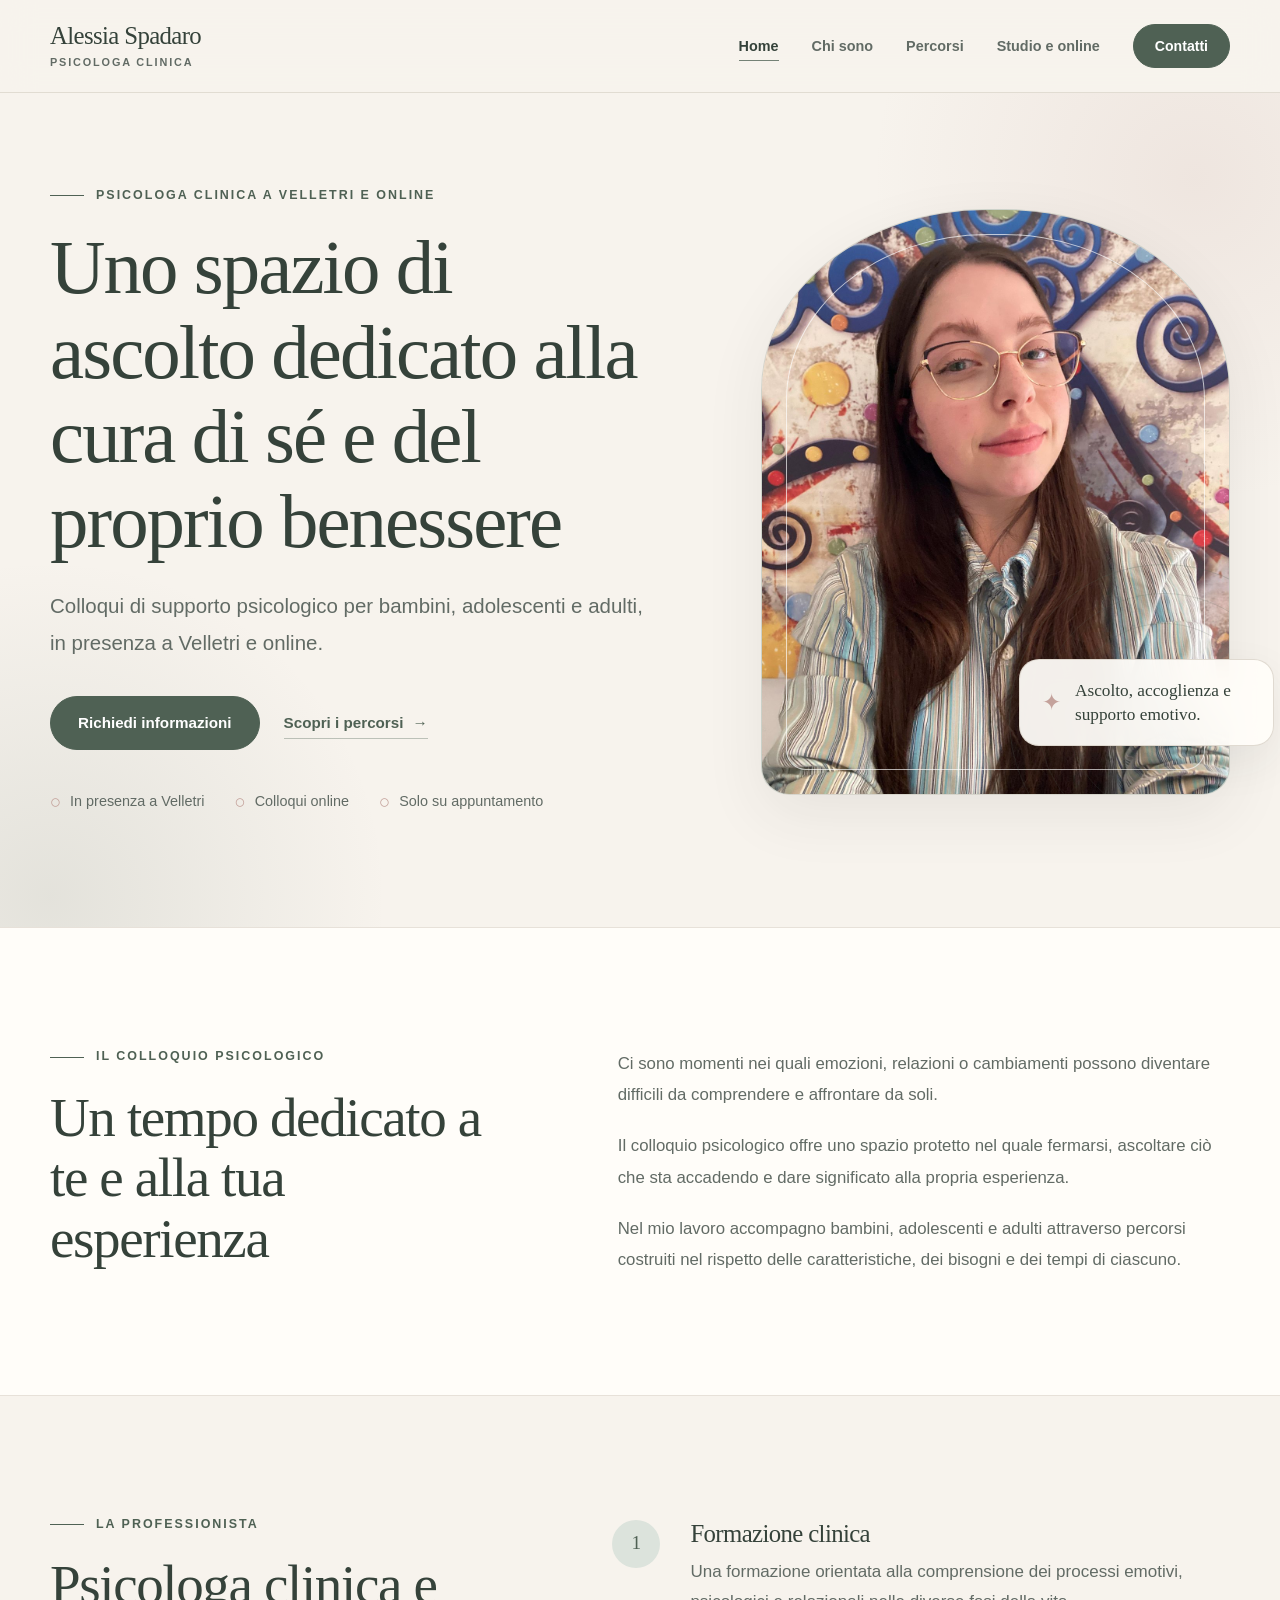
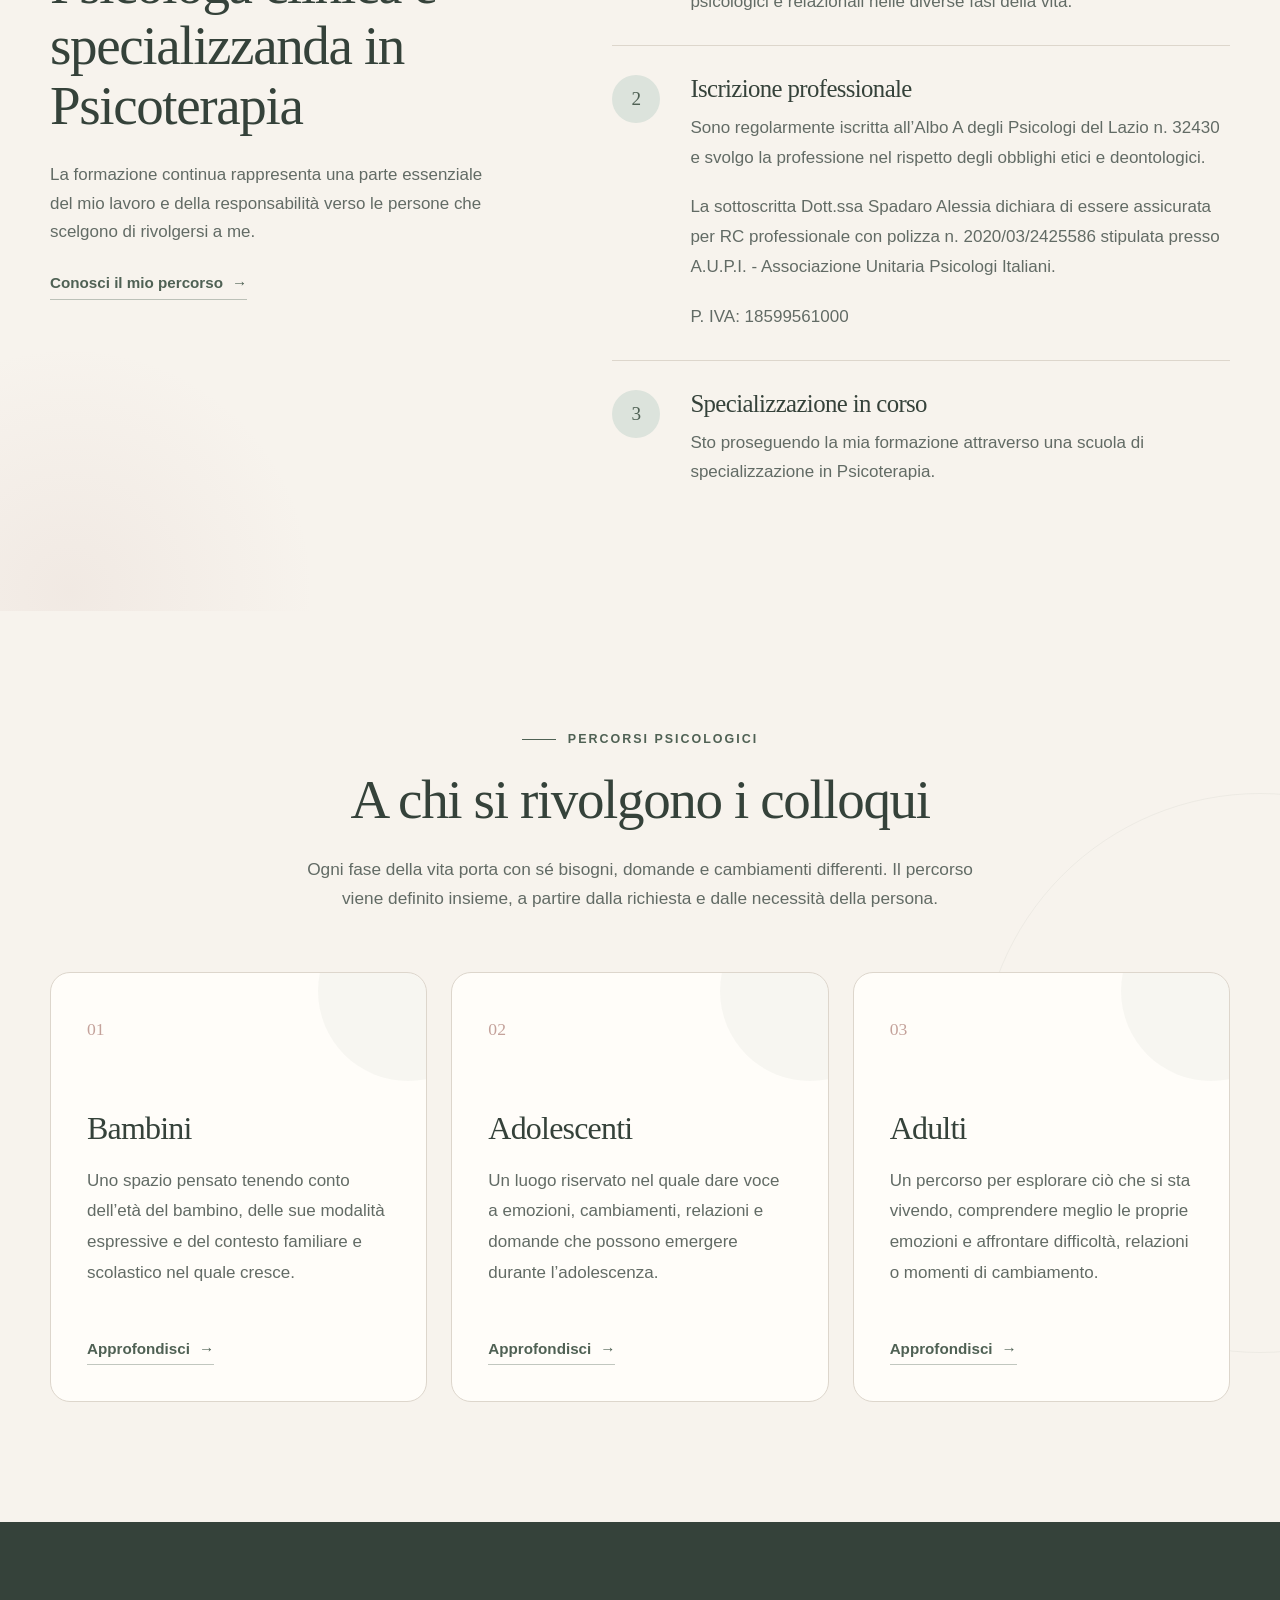
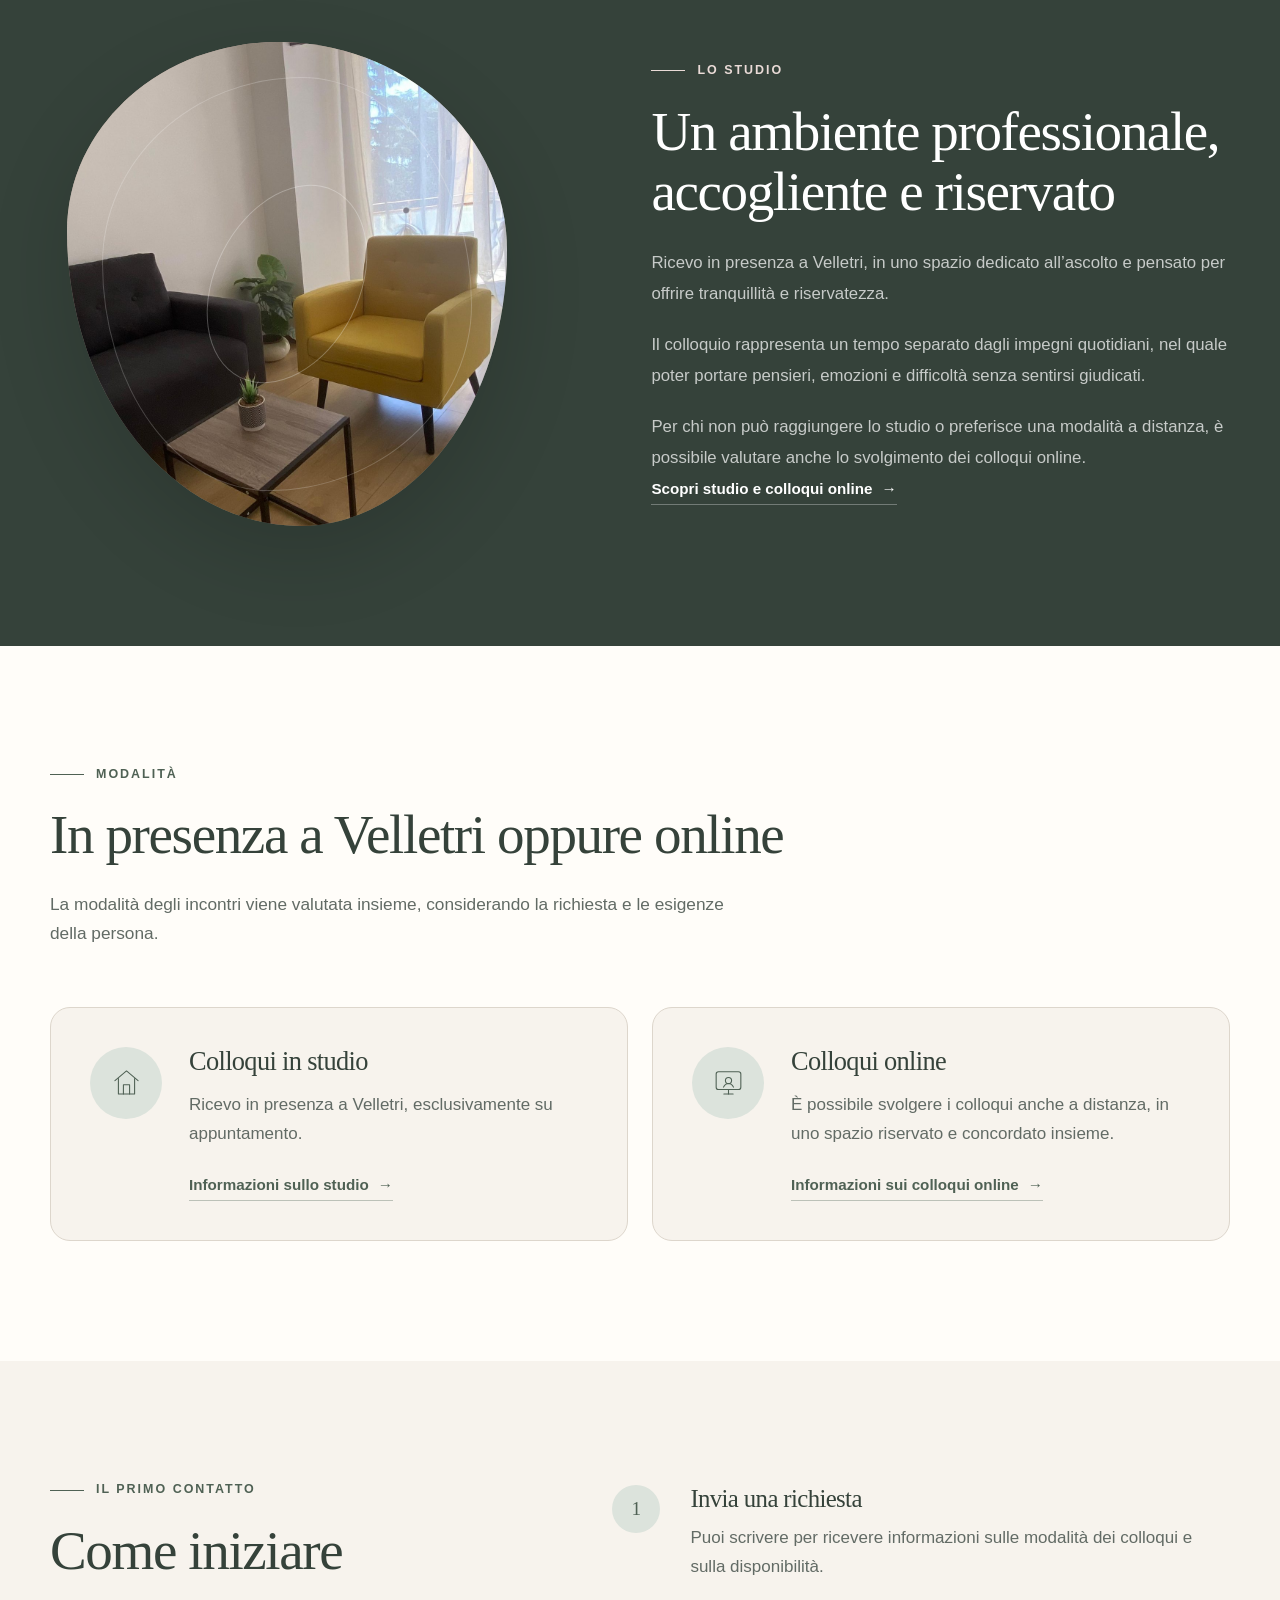
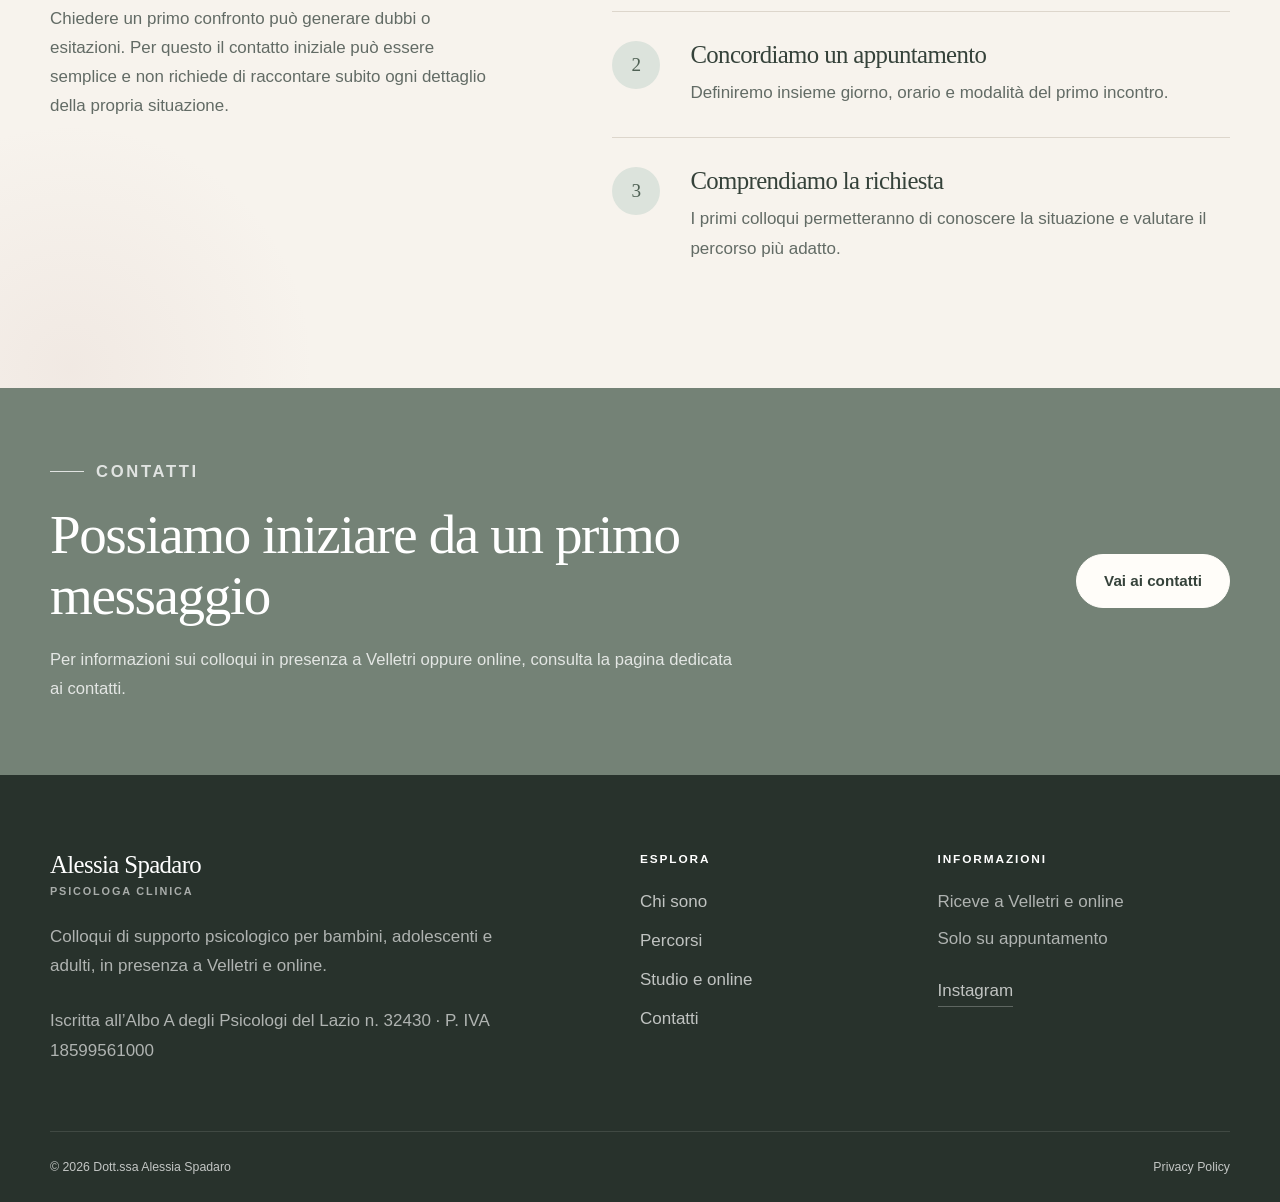
<file: index.html>
<!DOCTYPE html>
<html lang="it">
<head>
    <meta charset="UTF-8">

    <meta
            name="viewport"
            content="width=device-width, initial-scale=1"
    >

    <title>Psicologa a Velletri e online | Dott.ssa Alessia Spadaro</title>

    <meta
            name="description"
            content="Dott.ssa Alessia Spadaro, psicologa clinica a Velletri e online. Colloqui di supporto psicologico per bambini, adolescenti e adulti."
    >

    <meta name="robots" content="index, follow">
    <meta name="theme-color" content="#f7f3ed">

    <link
            rel="icon"
            href="favicon.svg"
            type="image/svg+xml"
    >

    <link
            rel="preload"
            href="assets/images/alessia_headshot.jpeg"
            as="image"
    >

    <link
            rel="stylesheet"
            href="assets/css/style.css"
    >

    <script
            src="assets/js/main.js"
            defer
    ></script>

    <script type="application/ld+json">
    {
        "@context": "https://schema.org",
        "@graph": [
            {
                "@type": ["MedicalBusiness", "LocalBusiness"],
                "@id": "https://alessiaspadaro.it/#business",
                "name": "Dott.ssa Alessia Spadaro - Psicologa",
                "description": "Studio di psicologia clinica a Velletri e online. Colloqui di supporto psicologico per bambini, adolescenti e adulti.",
                "url": "https://alessiaspadaro.it/",
                "telephone": "+39 342 386 2892",
                "email": "dott.alessiaspadaro@gmail.com",
                "image": "https://alessiaspadaro.it/assets/images/alessia_headshot.jpeg",
                "address": {
                    "@type": "PostalAddress",
                    "streetAddress": "Piazza Cairoli, 30",
                    "postalCode": "00049",
                    "addressLocality": "Velletri",
                    "addressRegion": "RM",
                    "addressCountry": "IT"
                },
                "geo": {
                    "@type": "GeoCoordinates",
                    "latitude": 41.6889014,
                    "longitude": 12.7793160
                },
                "sameAs": ["https://www.instagram.com/psicologa_spadaroalessia/"],
                "founder": { "@id": "https://alessiaspadaro.it/#persona" }
            },
            {
                "@type": "Person",
                "@id": "https://alessiaspadaro.it/#persona",
                "name": "Alessia Spadaro",
                "jobTitle": "Psicologa clinica",
                "worksFor": { "@id": "https://alessiaspadaro.it/#business" },
                "alumniOf": "Università degli Studi di Roma La Sapienza"
            }
        ]
    }
    </script>
</head>

<body>

<a class="skip-link" href="#contenuto">
    Vai al contenuto principale
</a>


<!-- =========================================================
     HEADER
     ========================================================= -->

<header class="site-header" id="inizio">
    <div class="container site-header__inner">

        <a
                class="brand"
                href="index.html"
                aria-label="Dott.ssa Alessia Spadaro - Homepage"
        >
            <span class="brand__name">
                Alessia Spadaro
            </span>

            <span class="brand__profession">
                Psicologa clinica
            </span>
        </a>

        <button
                class="menu-button"
                type="button"
                aria-expanded="false"
                aria-controls="menu-principale"
                aria-label="Apri il menu"
        >
            <span class="menu-button__label">
                Menu
            </span>

            <span
                    class="menu-button__icon"
                    aria-hidden="true"
            >
                <span></span>
                <span></span>
                <span></span>
            </span>
        </button>

        <nav
                class="main-navigation"
                id="menu-principale"
                aria-label="Navigazione principale"
        >
            <ul class="main-navigation__list">

                <li>
                    <a
                            class="is-current"
                            href="index.html"
                            aria-current="page"
                    >
                        Home
                    </a>
                </li>

                <li>
                    <a href="chi-sono.html">
                        Chi sono
                    </a>
                </li>

                <li>
                    <a href="percorsi.html">
                        Percorsi
                    </a>
                </li>

                <li>
                    <a href="studio-online.html">
                        Studio e online
                    </a>
                </li>

                <li>
                    <a
                            class="button button--small"
                            href="contatti.html"
                    >
                        Contatti
                    </a>
                </li>

            </ul>
        </nav>

    </div>
</header>


<!-- =========================================================
     CONTENUTO PRINCIPALE
     ========================================================= -->

<main id="contenuto">


    <!-- =====================================================
         HERO
         ===================================================== -->

    <section class="hero">
        <div class="container hero__grid">

            <div class="hero__content">

                <p class="eyebrow">
                    Psicologa clinica a Velletri e online
                </p>

                <h1>
                        Uno spazio di ascolto dedicato alla cura di sé e del proprio benessere
                </h1>

                <p class="hero__description">
                    Colloqui di supporto psicologico per bambini,
                    adolescenti e adulti, in presenza a Velletri
                    e online.
                </p>

                <div class="hero__actions">

                    <a
                            class="button"
                            href="contatti.html"
                    >
                        Richiedi informazioni
                    </a>

                    <a
                            class="text-link"
                            href="#percorsi"
                    >
                        Scopri i percorsi
                        <span aria-hidden="true">→</span>
                    </a>

                </div>

                <ul
                        class="hero__details"
                        aria-label="Informazioni principali"
                >
                    <li>
                        <span aria-hidden="true">○</span>
                        In presenza a Velletri
                    </li>

                    <li>
                        <span aria-hidden="true">○</span>
                        Colloqui online
                    </li>

                    <li>
                        <span aria-hidden="true">○</span>
                        Solo su appuntamento
                    </li>
                </ul>

            </div>


            <div class="hero__visual">

                <div class="portrait-placeholder">

                    <img
                            src="assets/images/alessia_headshot.jpeg"
                            alt="Ritratto professionale della Dott.ssa Alessia Spadaro, psicologa clinica a Velletri"
                            width="1200"
                            height="1500"
                            fetchpriority="high"
                            decoding="async"
                            style="
                            width: 100%;
                            height: 100%;
                            object-fit: cover;
                            object-position: center 20%;
                        "
                    >

                    <span
                            class="portrait-placeholder__decoration"
                            aria-hidden="true"
                    ></span>

                </div>

                <div class="hero__note">

                    <span
                            class="hero__note-symbol"
                            aria-hidden="true"
                    >
                        ✦
                    </span>

                    <p>
                        Ascolto, accoglienza e supporto emotivo.
                    </p>

                </div>

            </div>

        </div>
    </section>


    <!-- =====================================================
         PRESENTAZIONE
         ===================================================== -->

    <section class="intro section">
        <div class="container intro__grid">

            <div>

                <p class="eyebrow">
                    Il colloquio psicologico
                </p>

                <h2>
                    Un tempo dedicato a te e alla tua esperienza
                </h2>

            </div>

            <div class="prose">

                <p>
                    Ci sono momenti nei quali emozioni, relazioni o
                    cambiamenti possono diventare difficili da comprendere
                    e affrontare da soli.
                </p>

                <p>
                    Il colloquio psicologico offre uno spazio protetto nel
                    quale fermarsi, ascoltare ciò che sta accadendo e dare
                    significato alla propria esperienza.
                </p>

                <p>
                    Nel mio lavoro accompagno bambini, adolescenti e adulti
                    attraverso percorsi costruiti nel rispetto delle
                    caratteristiche, dei bisogni e dei tempi di ciascuno.
                </p>

            </div>

        </div>
    </section>


    <!-- =====================================================
         CHI SONO
         ===================================================== -->

    <section class="first-contact section">
        <div class="container first-contact__grid">

            <div>

                <p class="eyebrow">
                    La professionista
                </p>

                <h2>
                    Psicologa clinica e specializzanda in Psicoterapia
                </h2>

                <p class="first-contact__introduction">
                    La formazione continua rappresenta una parte essenziale
                    del mio lavoro e della responsabilità verso le persone
                    che scelgono di rivolgersi a me.
                </p>

                <a
                        class="text-link"
                        href="chi-sono.html"
                >
                    Conosci il mio percorso
                    <span aria-hidden="true">→</span>
                </a>

            </div>

            <ol class="steps-list">

                <li class="steps-list__item">

                    <span class="steps-list__number">
                        1
                    </span>

                    <div>
                        <h3>Formazione clinica</h3>

                        <p>
                            Una formazione orientata alla comprensione dei
                            processi emotivi, psicologici e relazionali nelle
                            diverse fasi della vita.
                        </p>
                    </div>

                </li>

                <li class="steps-list__item">

                    <span class="steps-list__number">
                        2
                    </span>

                    <div>
                        <h3>Iscrizione professionale</h3>

                        <p>
                            Sono regolarmente iscritta all’Albo A degli
                            Psicologi del Lazio n. 32430 e svolgo la
                            professione nel rispetto degli obblighi etici
                            e deontologici.
                        </p>

                        <p>
                            La sottoscritta Dott.ssa Spadaro Alessia dichiara
                            di essere assicurata per RC professionale con
                            polizza n. 2020/03/2425586 stipulata presso
                            A.U.P.I. - Associazione Unitaria Psicologi
                            Italiani.
                        </p>

                        <p>
                            P. IVA: 18599561000
                        </p>
                    </div>

                </li>

                <li class="steps-list__item">

                    <span class="steps-list__number">
                        3
                    </span>

                    <div>
                        <h3>Specializzazione in corso</h3>

                        <p>
                            Sto proseguendo la mia formazione attraverso
                            una scuola di specializzazione in Psicoterapia.
                        </p>
                    </div>

                </li>

            </ol>

        </div>
    </section>


    <!-- =====================================================
         PERCORSI
         ===================================================== -->

    <section
            class="paths section"
            id="percorsi"
    >
        <div class="container">

            <div class="section-heading section-heading--center">

                <p class="eyebrow">
                    Percorsi psicologici
                </p>

                <h2>
                    A chi si rivolgono i colloqui
                </h2>

                <p>
                    Ogni fase della vita porta con sé bisogni, domande e
                    cambiamenti differenti. Il percorso viene definito
                    insieme, a partire dalla richiesta e dalle necessità
                    della persona.
                </p>

            </div>


            <div class="cards-grid">

                <article class="path-card">

                    <span
                            class="path-card__number"
                            aria-hidden="true"
                    >
                        01
                    </span>

                    <h3>
                        Bambini
                    </h3>

                    <p>
                        Uno spazio pensato tenendo conto dell’età del bambino,
                        delle sue modalità espressive e del contesto familiare
                        e scolastico nel quale cresce.
                    </p>

                    <a
                            class="text-link"
                            href="percorsi.html#bambini"
                    >
                        Approfondisci
                        <span aria-hidden="true">→</span>
                    </a>

                </article>


                <article class="path-card">

                    <span
                            class="path-card__number"
                            aria-hidden="true"
                    >
                        02
                    </span>

                    <h3>
                        Adolescenti
                    </h3>

                    <p>
                        Un luogo riservato nel quale dare voce a emozioni,
                        cambiamenti, relazioni e domande che possono emergere
                        durante l’adolescenza.
                    </p>

                    <a
                            class="text-link"
                            href="percorsi.html#adolescenti"
                    >
                        Approfondisci
                        <span aria-hidden="true">→</span>
                    </a>

                </article>


                <article class="path-card">

                    <span
                            class="path-card__number"
                            aria-hidden="true"
                    >
                        03
                    </span>

                    <h3>
                        Adulti
                    </h3>

                    <p>
                        Un percorso per esplorare ciò che si sta vivendo,
                        comprendere meglio le proprie emozioni e affrontare
                        difficoltà, relazioni o momenti di cambiamento.
                    </p>

                    <a
                            class="text-link"
                            href="percorsi.html#adulti"
                    >
                        Approfondisci
                        <span aria-hidden="true">→</span>
                    </a>

                </article>

            </div>

        </div>
    </section>


    <!-- =====================================================
         STUDIO
         ===================================================== -->

    <section class="approach section">
        <div class="container approach__grid">

            <div class="approach__visual">

                <div class="organic-shape">

                    <img
                            src="assets/images/alessia_studio1.jpeg"
                            alt="Studio professionale della Dott.ssa Alessia Spadaro a Velletri"
                            width="1600"
                            height="1200"
                            loading="lazy"
                            decoding="async"
                            style="
                            width: 100%;
                            height: 100%;
                            object-fit: cover;
                            object-position: center;
                        "
                    >

                </div>

            </div>

            <div class="approach__content">

                <p class="eyebrow">
                    Lo studio
                </p>

                <h2>
                    Un ambiente professionale, accogliente e riservato
                </h2>

                <div class="prose">

                    <p>
                        Ricevo in presenza a Velletri, in uno spazio dedicato
                        all’ascolto e pensato per offrire tranquillità e
                        riservatezza.
                    </p>

                    <p>
                        Il colloquio rappresenta un tempo separato dagli
                        impegni quotidiani, nel quale poter portare pensieri,
                        emozioni e difficoltà senza sentirsi giudicati.
                    </p>

                    <p>
                        Per chi non può raggiungere lo studio o preferisce
                        una modalità a distanza, è possibile valutare anche
                        lo svolgimento dei colloqui online.
                    </p>

                </div>

                <a
                        class="text-link"
                        href="studio-online.html"
                >
                    Scopri studio e colloqui online
                    <span aria-hidden="true">→</span>
                </a>

            </div>

        </div>
    </section>


    <!-- =====================================================
         MODALITÀ
         ===================================================== -->

    <section class="modalities section">
        <div class="container">

            <div class="section-heading">

                <p class="eyebrow">
                    Modalità
                </p>

                <h2>
                    In presenza a Velletri oppure online
                </h2>

                <p>
                    La modalità degli incontri viene valutata insieme,
                    considerando la richiesta e le esigenze della persona.
                </p>

            </div>


            <div class="modalities__grid">

                <article class="modality-card">

                    <div
                            class="modality-card__icon"
                            aria-hidden="true"
                    >
                        <svg
                                viewBox="0 0 48 48"
                                role="presentation"
                                focusable="false"
                        >
                            <path d="M9 21.5 24 9l15 12.5"></path>
                            <path d="M13.5 19v20h21V19"></path>
                            <path d="M20 39V27h8v12"></path>
                        </svg>
                    </div>

                    <div>

                        <h3>
                            Colloqui in studio
                        </h3>

                        <p>
                            Ricevo in presenza a Velletri, esclusivamente
                            su appuntamento.
                        </p>

                        <a
                                class="text-link"
                                href="studio-online.html#in-presenza"
                        >
                            Informazioni sullo studio
                            <span aria-hidden="true">→</span>
                        </a>

                    </div>

                </article>


                <article class="modality-card">

                    <div
                            class="modality-card__icon"
                            aria-hidden="true"
                    >
                        <svg
                                viewBox="0 0 48 48"
                                role="presentation"
                                focusable="false"
                        >
                            <rect
                                    x="8"
                                    y="10"
                                    width="32"
                                    height="23"
                                    rx="3"
                            ></rect>

                            <path d="M18 39h12"></path>
                            <path d="M24 33v6"></path>
                            <circle cx="24" cy="21.5" r="4"></circle>

                            <path
                                    d="M17.5 30c1.5-3.2 3.7-4.8
                                6.5-4.8s5 1.6 6.5 4.8"
                            ></path>
                        </svg>
                    </div>

                    <div>

                        <h3>
                            Colloqui online
                        </h3>

                        <p>
                            È possibile svolgere i colloqui anche a distanza,
                            in uno spazio riservato e concordato insieme.
                        </p>

                        <a
                                class="text-link"
                                href="studio-online.html#online"
                        >
                            Informazioni sui colloqui online
                            <span aria-hidden="true">→</span>
                        </a>

                    </div>

                </article>

            </div>

        </div>
    </section>


    <!-- =====================================================
         PRIMO CONTATTO
         ===================================================== -->

    <section class="first-contact section">
        <div class="container first-contact__grid">

            <div>

                <p class="eyebrow">
                    Il primo contatto
                </p>

                <h2>
                    Come iniziare
                </h2>

                <p class="first-contact__introduction">
                    Chiedere un primo confronto può generare dubbi o
                    esitazioni. Per questo il contatto iniziale può essere
                    semplice e non richiede di raccontare subito ogni
                    dettaglio della propria situazione.
                </p>

            </div>


            <ol class="steps-list">

                <li class="steps-list__item">

                    <span class="steps-list__number">
                        1
                    </span>

                    <div>

                        <h3>
                            Invia una richiesta
                        </h3>

                        <p>
                            Puoi scrivere per ricevere informazioni sulle
                            modalità dei colloqui e sulla disponibilità.
                        </p>

                    </div>

                </li>


                <li class="steps-list__item">

                    <span class="steps-list__number">
                        2
                    </span>

                    <div>

                        <h3>
                            Concordiamo un appuntamento
                        </h3>

                        <p>
                            Definiremo insieme giorno, orario e modalità
                            del primo incontro.
                        </p>

                    </div>

                </li>


                <li class="steps-list__item">

                    <span class="steps-list__number">
                        3
                    </span>

                    <div>

                        <h3>
                            Comprendiamo la richiesta
                        </h3>

                        <p>
                            I primi colloqui permetteranno di conoscere la
                            situazione e valutare il percorso più adatto.
                        </p>

                    </div>

                </li>

            </ol>

        </div>
    </section>


    <!-- =====================================================
         CONTATTI FINALI
         ===================================================== -->

    <section class="contact-banner">
        <div class="container contact-banner__inner">

            <div>

                <p class="eyebrow">
                    Contatti
                </p>

                <h2>
                    Possiamo iniziare da un primo messaggio
                </h2>

                <p>
                    Per informazioni sui colloqui in presenza a Velletri
                    oppure online, consulta la pagina dedicata ai contatti.
                </p>

            </div>

            <a
                    class="button button--light"
                    href="contatti.html"
            >
                Vai ai contatti
            </a>

        </div>
    </section>

</main>


<!-- =========================================================
     FOOTER
     ========================================================= -->

<footer class="site-footer">
    <div class="container">

        <div class="site-footer__main">

            <div class="site-footer__identity">

                <a
                        class="brand brand--footer"
                        href="index.html"
                >
                    <span class="brand__name">
                        Alessia Spadaro
                    </span>

                    <span class="brand__profession">
                        Psicologa clinica
                    </span>
                </a>

                <p>
                    Colloqui di supporto psicologico per bambini,
                    adolescenti e adulti, in presenza a Velletri e online.
                </p>

                <p>
                    Iscritta all’Albo A degli Psicologi del Lazio
                    n. 32430 · P. IVA 18599561000
                </p>

            </div>


            <nav
                    class="site-footer__navigation"
                    aria-label="Navigazione nel piè di pagina"
            >
                <h2 class="site-footer__heading">
                    Esplora
                </h2>

                <ul>
                    <li>
                        <a href="chi-sono.html">
                            Chi sono
                        </a>
                    </li>

                    <li>
                        <a href="percorsi.html">
                            Percorsi
                        </a>
                    </li>

                    <li>
                        <a href="studio-online.html">
                            Studio e online
                        </a>
                    </li>

                    <li>
                        <a href="contatti.html">
                            Contatti
                        </a>
                    </li>
                </ul>
            </nav>


            <div class="site-footer__contacts">

                <h2 class="site-footer__heading">
                    Informazioni
                </h2>

                <p>
                    Riceve a Velletri e online
                </p>

                <p>
                    Solo su appuntamento
                </p>

                <a
                        href="https://www.instagram.com/psicologa_spadaroalessia/"
                        target="_blank"
                        rel="noopener noreferrer"
                >
                    Instagram

                    <span class="visually-hidden">
                        Si apre in una nuova scheda
                    </span>
                </a>

            </div>

        </div>


        <div class="site-footer__bottom">

            <p>
                © <span id="current-year">2026</span>
                Dott.ssa Alessia Spadaro
            </p>

            <div class="site-footer__legal">

                <a href="privacy.html">
                    Privacy Policy
                </a>

            </div>

        </div>

    </div>
</footer>

</body>
</html>
</file>
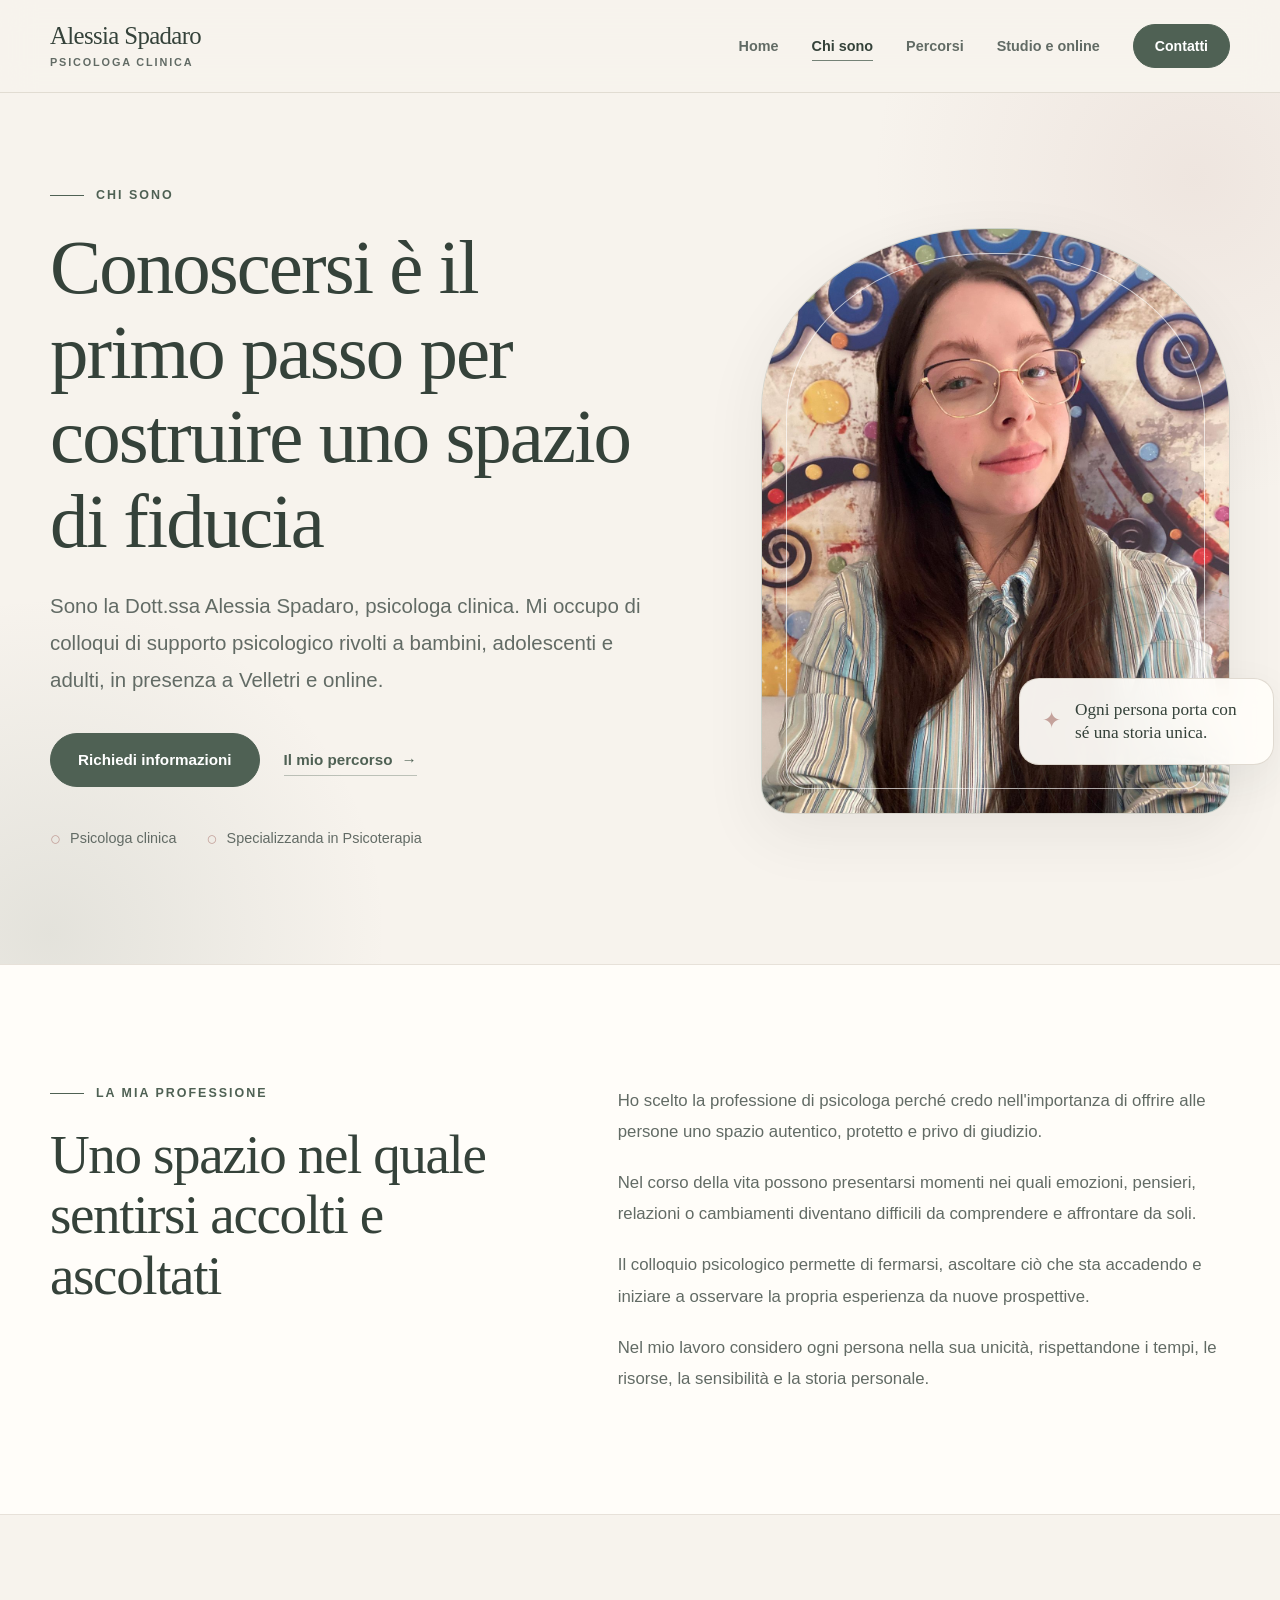
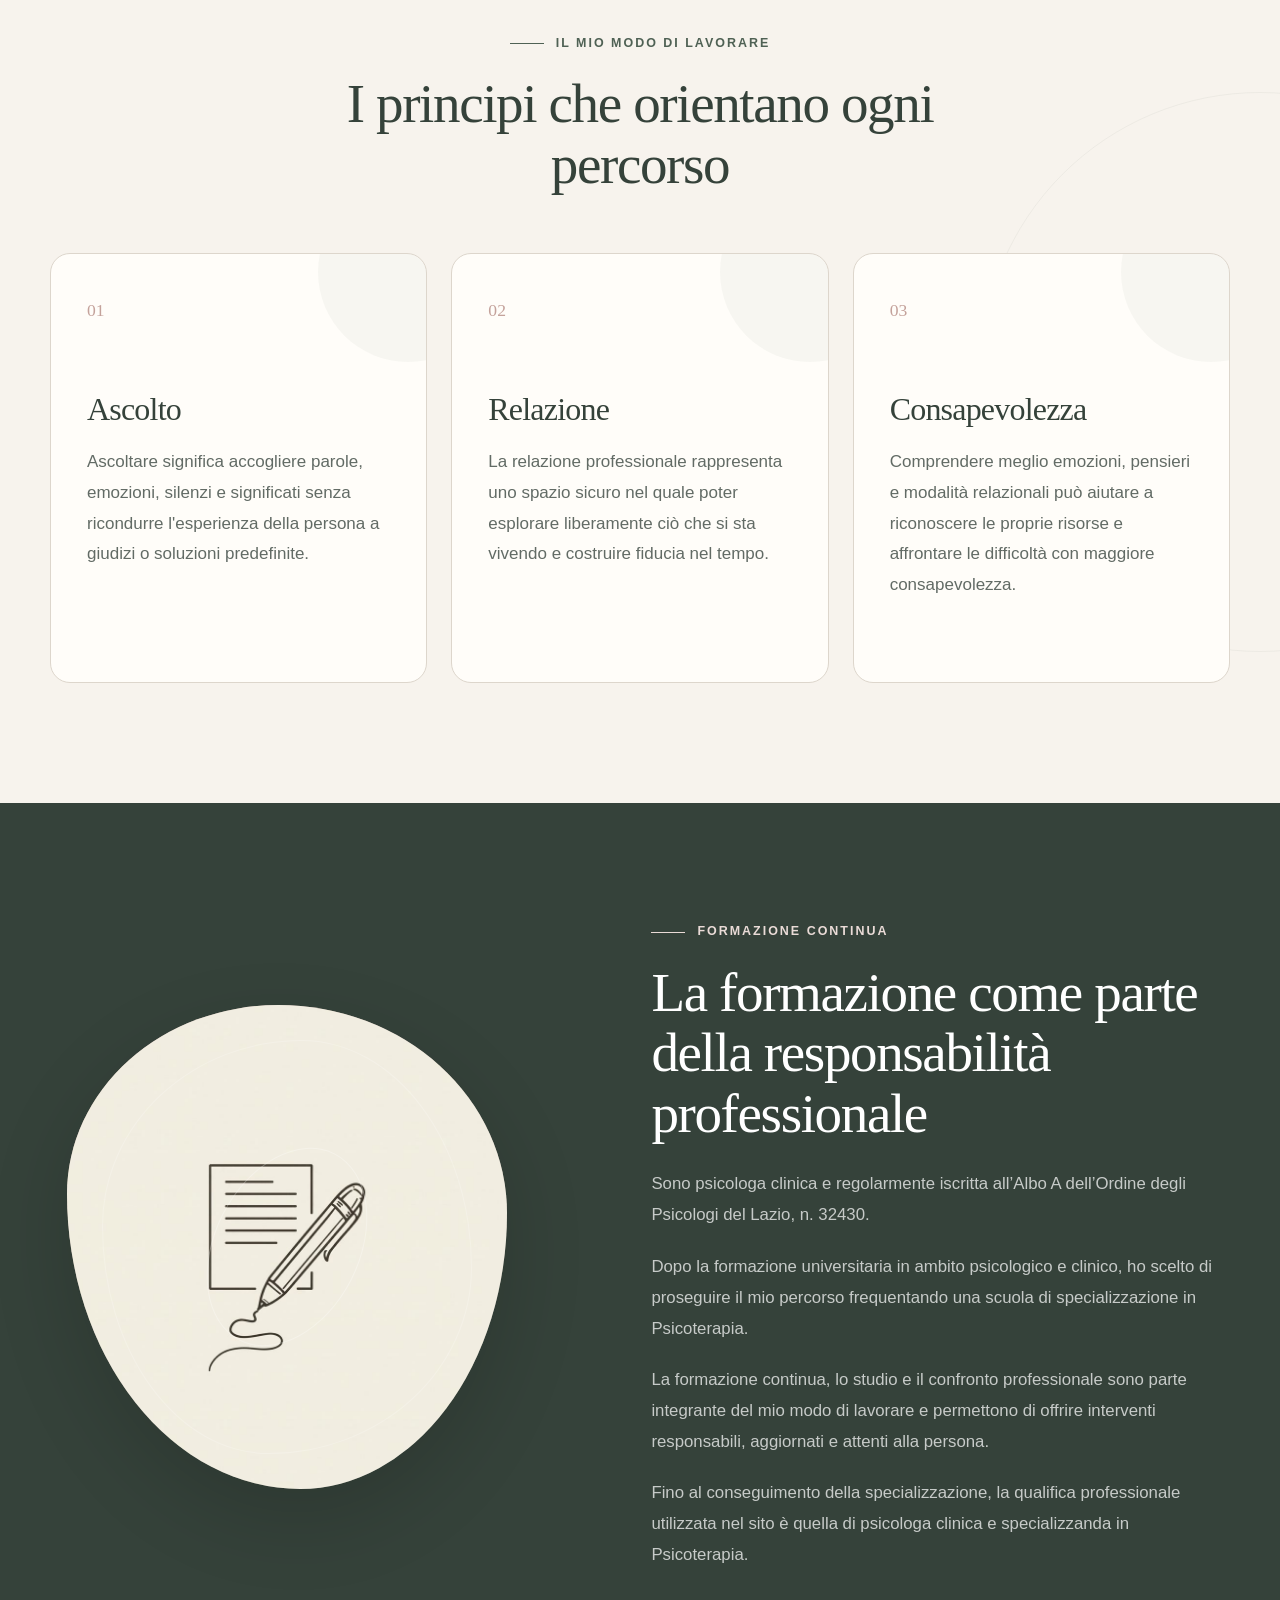
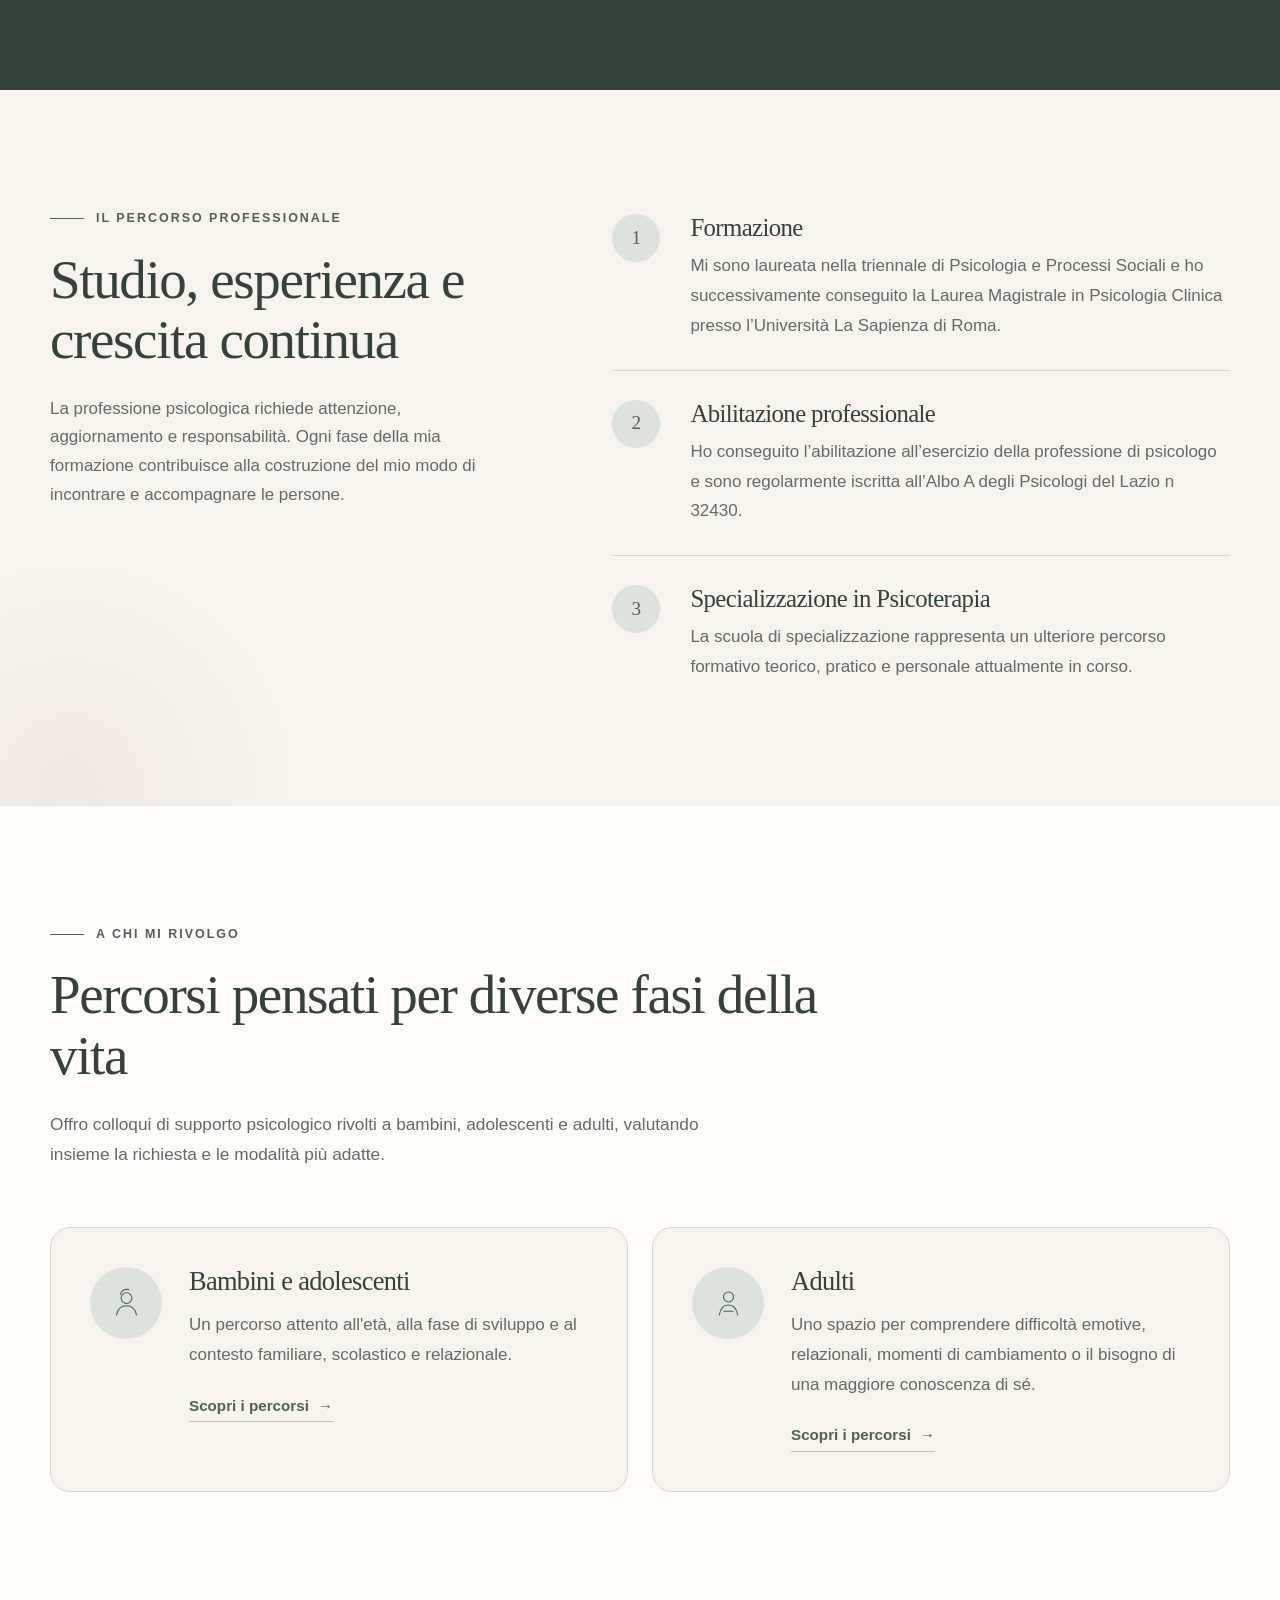
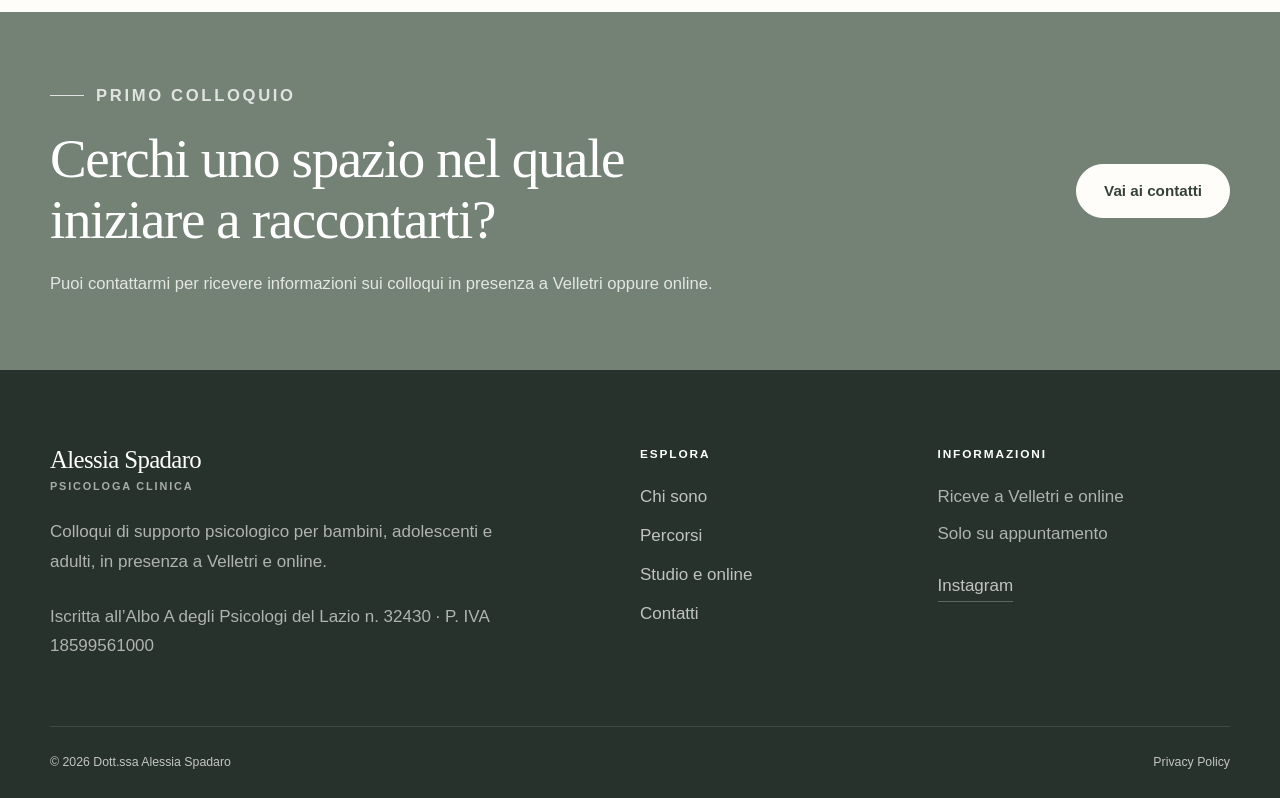
<file: chi-sono.html>
<!DOCTYPE html>
<html lang="it">
<head>
    <meta charset="UTF-8">

    <meta
            name="viewport"
            content="width=device-width, initial-scale=1"
    >

    <title>Chi sono | Dott.ssa Alessia Spadaro, psicologa a Velletri</title>

    <meta
            name="description"
            content="Conosci la Dott.ssa Alessia Spadaro, psicologa clinica a Velletri e online. Formazione, approccio professionale e modo di lavorare."
    >

    <meta name="robots" content="index, follow">
    <meta name="theme-color" content="#f7f3ed">

    <link rel="icon" href="favicon.svg" type="image/svg+xml">

    <link rel="stylesheet" href="assets/css/style.css">

    <script src="assets/js/main.js" defer></script>
</head>

<body>

<a class="skip-link" href="#contenuto">
    Vai al contenuto principale
</a>

<header class="site-header" id="inizio">
    <div class="container site-header__inner">

        <a
                class="brand"
                href="index.html"
                aria-label="Dott.ssa Alessia Spadaro - Homepage"
        >
            <span class="brand__name">Alessia Spadaro</span>
            <span class="brand__profession">Psicologa clinica</span>
        </a>

        <button
                class="menu-button"
                type="button"
                aria-expanded="false"
                aria-controls="menu-principale"
                aria-label="Apri il menu"
        >
            <span class="menu-button__label">Menu</span>

            <span class="menu-button__icon" aria-hidden="true">
                <span></span>
                <span></span>
                <span></span>
            </span>
        </button>

        <nav
                class="main-navigation"
                id="menu-principale"
                aria-label="Navigazione principale"
        >
            <ul class="main-navigation__list">
                <li>
                    <a href="index.html">
                        Home
                    </a>
                </li>

                <li>
                    <a class="is-current" href="chi-sono.html">
                        Chi sono
                    </a>
                </li>

                <li>
                    <a href="percorsi.html">
                        Percorsi
                    </a>
                </li>

                <li>
                    <a href="studio-online.html">
                        Studio e online
                    </a>
                </li>

                <li>
                    <a class="button button--small" href="contatti.html">
                        Contatti
                    </a>
                </li>
            </ul>
        </nav>

    </div>
</header>

<main id="contenuto">

    <!-- =====================================================
         PRESENTAZIONE PRINCIPALE
         ===================================================== -->

    <section class="hero">
        <div class="container hero__grid">

            <div class="hero__content">
                <p class="eyebrow">
                    Chi sono
                </p>

                <h1>
                    Conoscersi è il primo passo per costruire uno spazio di fiducia
                </h1>

                <p class="hero__description">
                    Sono la Dott.ssa Alessia Spadaro, psicologa clinica.
                    Mi occupo di colloqui di supporto psicologico rivolti
                    a bambini, adolescenti e adulti, in presenza a Velletri
                    e online.
                </p>

                <div class="hero__actions">
                    <a class="button" href="contatti.html">
                        Richiedi informazioni
                    </a>

                    <a class="text-link" href="#il-mio-percorso">
                        Il mio percorso
                        <span aria-hidden="true">→</span>
                    </a>
                </div>

                <ul class="hero__details" aria-label="Informazioni professionali">
                    <li>
                        <span aria-hidden="true">○</span>
                        Psicologa clinica
                    </li>

                    <li>
                        <span aria-hidden="true">○</span>
                        Specializzanda in Psicoterapia
                    </li>
                </ul>
            </div>

            <div class="hero__visual">

                <div class="portrait-placeholder">

                    <img
                            src="assets/images/alessia_headshot.jpeg"
                            alt="Ritratto professionale della Dott.ssa Alessia Spadaro, psicologa clinica a Velletri"
                            width="3023"
                            height="4031"
                            fetchpriority="high"
                            decoding="async"
                            style="
                            width: 100%;
                            height: 100%;
                            object-fit: cover;
                            object-position: center 20%;
                        "
                    >

                    <span
                            class="portrait-placeholder__decoration"
                            aria-hidden="true"
                    ></span>

                </div>

                <div class="hero__note">
                    <span class="hero__note-symbol" aria-hidden="true">✦</span>

                    <p>
                        Ogni persona porta con sé una storia unica.
                    </p>
                </div>

            </div>

        </div>
    </section>


    <!-- =====================================================
         PRESENTAZIONE PERSONALE
         ===================================================== -->

    <section class="intro section">
        <div class="container intro__grid">

            <div>
                <p class="eyebrow">
                    La mia professione
                </p>

                <h2>
                    Uno spazio nel quale sentirsi accolti e ascoltati
                </h2>
            </div>

            <div class="prose">
                <p>
                    Ho scelto la professione di psicologa perché credo
                    nell'importanza di offrire alle persone uno spazio
                    autentico, protetto e privo di giudizio.
                </p>

                <p>
                    Nel corso della vita possono presentarsi momenti nei quali
                    emozioni, pensieri, relazioni o cambiamenti diventano
                    difficili da comprendere e affrontare da soli.
                </p>

                <p>
                    Il colloquio psicologico permette di fermarsi, ascoltare
                    ciò che sta accadendo e iniziare a osservare la propria
                    esperienza da nuove prospettive.
                </p>

                <p>
                    Nel mio lavoro considero ogni persona nella sua unicità,
                    rispettandone i tempi, le risorse, la sensibilità e la
                    storia personale.
                </p>
            </div>

        </div>
    </section>


    <!-- =====================================================
         PRINCIPI PROFESSIONALI
         ===================================================== -->

    <section class="paths section">
        <div class="container">

            <div class="section-heading section-heading--center">
                <p class="eyebrow">
                    Il mio modo di lavorare
                </p>

                <h2>
                    I principi che orientano ogni percorso
                </h2>
            </div>

            <div class="cards-grid">

                <article class="path-card">
                    <span class="path-card__number" aria-hidden="true">
                        01
                    </span>

                    <h3>Ascolto</h3>

                    <p>
                        Ascoltare significa accogliere parole, emozioni,
                        silenzi e significati senza ricondurre l'esperienza
                        della persona a giudizi o soluzioni predefinite.
                    </p>
                </article>

                <article class="path-card">
                    <span class="path-card__number" aria-hidden="true">
                        02
                    </span>

                    <h3>Relazione</h3>

                    <p>
                        La relazione professionale rappresenta uno spazio
                        sicuro nel quale poter esplorare liberamente ciò
                        che si sta vivendo e costruire fiducia nel tempo.
                    </p>
                </article>

                <article class="path-card">
                    <span class="path-card__number" aria-hidden="true">
                        03
                    </span>

                    <h3>Consapevolezza</h3>

                    <p>
                        Comprendere meglio emozioni, pensieri e modalità
                        relazionali può aiutare a riconoscere le proprie
                        risorse e affrontare le difficoltà con maggiore
                        consapevolezza.
                    </p>
                </article>

            </div>

        </div>
    </section>


    <!-- =====================================================
         FORMAZIONE
         ===================================================== -->

    <section class="approach section" id="il-mio-percorso">
        <div class="container approach__grid">

            <div class="approach__visual">
                <div class="organic-shape">
                    <img
                            src="assets/images/formazione_continua.jpg"
                            alt="Illustrazione di un documento e una penna, simbolo di formazione professionale continua"
                            width="1536"
                            height="2730"
                            loading="lazy"
                            decoding="async"
                            style="
                            width: 100%;
                            height: 100%;
                            object-fit: cover;
                            object-position: center;
                        "
                    >
                </div>
            </div>

            <div class="approach__content">
                <p class="eyebrow">
                    Formazione continua
                </p>

                <h2>
                    La formazione come parte della responsabilità professionale
                </h2>

                <div class="prose">
                    <p>
                        Sono psicologa clinica e regolarmente iscritta
                        all’Albo A dell’Ordine degli Psicologi del Lazio,
                        n. 32430.
                    </p>

                    <p>
                        Dopo la formazione universitaria in ambito psicologico
                        e clinico, ho scelto di proseguire il mio percorso
                        frequentando una scuola di specializzazione in
                        Psicoterapia.
                    </p>

                    <p>
                        La formazione continua, lo studio e il confronto
                        professionale sono parte integrante del mio modo
                        di lavorare e permettono di offrire interventi
                        responsabili, aggiornati e attenti alla persona.
                    </p>

                    <p>
                        Fino al conseguimento della specializzazione,
                        la qualifica professionale utilizzata nel sito
                        è quella di psicologa clinica e specializzanda
                        in Psicoterapia.
                    </p>
                </div>
            </div>

        </div>
    </section>


    <!-- =====================================================
         PERCORSO PROFESSIONALE
         ===================================================== -->

    <section class="first-contact section">
        <div class="container first-contact__grid">

            <div>
                <p class="eyebrow">
                    Il percorso professionale
                </p>

                <h2>
                    Studio, esperienza e crescita continua
                </h2>

                <p class="first-contact__introduction">
                    La professione psicologica richiede attenzione,
                    aggiornamento e responsabilità. Ogni fase della mia
                    formazione contribuisce alla costruzione del mio modo
                    di incontrare e accompagnare le persone.
                </p>
            </div>

            <ol class="steps-list">

                <li class="steps-list__item">
                    <span class="steps-list__number">1</span>

                    <div>
                        <h3>Formazione</h3>

                        <p>
                            Mi sono laureata nella triennale di Psicologia
                            e Processi Sociali e ho successivamente conseguito
                            la Laurea Magistrale in Psicologia Clinica presso
                            l’Università La Sapienza di Roma.
                        </p>
                    </div>
                </li>

                <li class="steps-list__item">
                    <span class="steps-list__number">2</span>

                    <div>
                        <h3>Abilitazione professionale</h3>

                        <p>
                            Ho conseguito l’abilitazione all’esercizio della
                            professione di psicologo e sono regolarmente
                            iscritta all’Albo A degli Psicologi del Lazio
                            n 32430.
                        </p>
                    </div>
                </li>

                <li class="steps-list__item">
                    <span class="steps-list__number">3</span>

                    <div>
                        <h3>Specializzazione in Psicoterapia</h3>

                        <p>
                            La scuola di specializzazione rappresenta
                            un ulteriore percorso formativo teorico,
                            pratico e personale attualmente in corso.
                        </p>
                    </div>
                </li>

            </ol>

        </div>
    </section>


    <!-- =====================================================
         UTENTI E MODALITÀ
         ===================================================== -->

    <section class="modalities section">
        <div class="container">

            <div class="section-heading">
                <p class="eyebrow">
                    A chi mi rivolgo
                </p>

                <h2>
                    Percorsi pensati per diverse fasi della vita
                </h2>

                <p>
                    Offro colloqui di supporto psicologico rivolti a bambini,
                    adolescenti e adulti, valutando insieme la richiesta
                    e le modalità più adatte.
                </p>
            </div>

            <div class="modalities__grid">

                <article class="modality-card">
                    <div class="modality-card__icon" aria-hidden="true">
                        <svg
                                viewBox="0 0 48 48"
                                role="presentation"
                                focusable="false"
                        >
                            <circle cx="24" cy="17" r="7"></circle>
                            <path d="M11 39c1.5-8 6-12 13-12s11.5 4 13 12"></path>
                            <path d="M16 12c2-5 6-7 11-6"></path>
                        </svg>
                    </div>

                    <div>
                        <h3>Bambini e adolescenti</h3>

                        <p>
                            Un percorso attento all'età, alla fase di sviluppo
                            e al contesto familiare, scolastico e relazionale.
                        </p>

                        <a
                                class="text-link"
                                href="percorsi.html#bambini"
                        >
                            Scopri i percorsi
                            <span aria-hidden="true">→</span>
                        </a>
                    </div>
                </article>

                <article class="modality-card">
                    <div class="modality-card__icon" aria-hidden="true">
                        <svg
                                viewBox="0 0 48 48"
                                role="presentation"
                                focusable="false"
                        >
                            <circle cx="24" cy="15.5" r="6.5"></circle>
                            <path d="M12 39c1.5-8.5 5.5-13 12-13s10.5 4.5 12 13"></path>
                            <path d="M18 34h12"></path>
                        </svg>
                    </div>

                    <div>
                        <h3>Adulti</h3>

                        <p>
                            Uno spazio per comprendere difficoltà emotive,
                            relazionali, momenti di cambiamento o il bisogno
                            di una maggiore conoscenza di sé.
                        </p>

                        <a
                                class="text-link"
                                href="percorsi.html#adulti"
                        >
                            Scopri i percorsi
                            <span aria-hidden="true">→</span>
                        </a>
                    </div>
                </article>

            </div>

        </div>
    </section>


    <!-- =====================================================
         CONTATTO
         ===================================================== -->

    <section class="contact-banner">
        <div class="container contact-banner__inner">

            <div>
                <p class="eyebrow">
                    Primo colloquio
                </p>

                <h2>
                    Cerchi uno spazio nel quale iniziare a raccontarti?
                </h2>

                <p>
                    Puoi contattarmi per ricevere informazioni sui colloqui
                    in presenza a Velletri oppure online.
                </p>
            </div>

            <a class="button button--light" href="contatti.html">
                Vai ai contatti
            </a>

        </div>
    </section>

</main>


<!-- =========================================================
     FOOTER
     ========================================================= -->

<footer class="site-footer">
    <div class="container">

        <div class="site-footer__main">

            <div class="site-footer__identity">
                <a class="brand brand--footer" href="index.html">
                    <span class="brand__name">Alessia Spadaro</span>
                    <span class="brand__profession">Psicologa clinica</span>
                </a>

                <p>
                    Colloqui di supporto psicologico per bambini,
                    adolescenti e adulti, in presenza a Velletri e online.
                </p>

                <p>
                    Iscritta all’Albo A degli Psicologi del Lazio
                    n. 32430 · P. IVA 18599561000
                </p>
            </div>

            <nav
                    class="site-footer__navigation"
                    aria-label="Navigazione nel piè di pagina"
            >
                <h2 class="site-footer__heading">
                    Esplora
                </h2>

                <ul>
                    <li>
                        <a href="chi-sono.html">
                            Chi sono
                        </a>
                    </li>

                    <li>
                        <a href="percorsi.html">
                            Percorsi
                        </a>
                    </li>

                    <li>
                        <a href="studio-online.html">
                            Studio e online
                        </a>
                    </li>

                    <li>
                        <a href="contatti.html">
                            Contatti
                        </a>
                    </li>
                </ul>
            </nav>

            <div class="site-footer__contacts">
                <h2 class="site-footer__heading">
                    Informazioni
                </h2>

                <p>Riceve a Velletri e online</p>
                <p>Solo su appuntamento</p>

                <a
                        href="https://www.instagram.com/psicologa_spadaroalessia/"
                        target="_blank"
                        rel="noopener noreferrer"
                >
                    Instagram

                    <span class="visually-hidden">
                        Si apre in una nuova scheda
                    </span>
                </a>
            </div>

        </div>

        <div class="site-footer__bottom">
            <p>
                © <span id="current-year">2026</span>
                Dott.ssa Alessia Spadaro
            </p>

            <div class="site-footer__legal">
                <a href="privacy.html">
                    Privacy Policy
                </a>

            </div>
        </div>

    </div>
</footer>

</body>
</html>
</file>
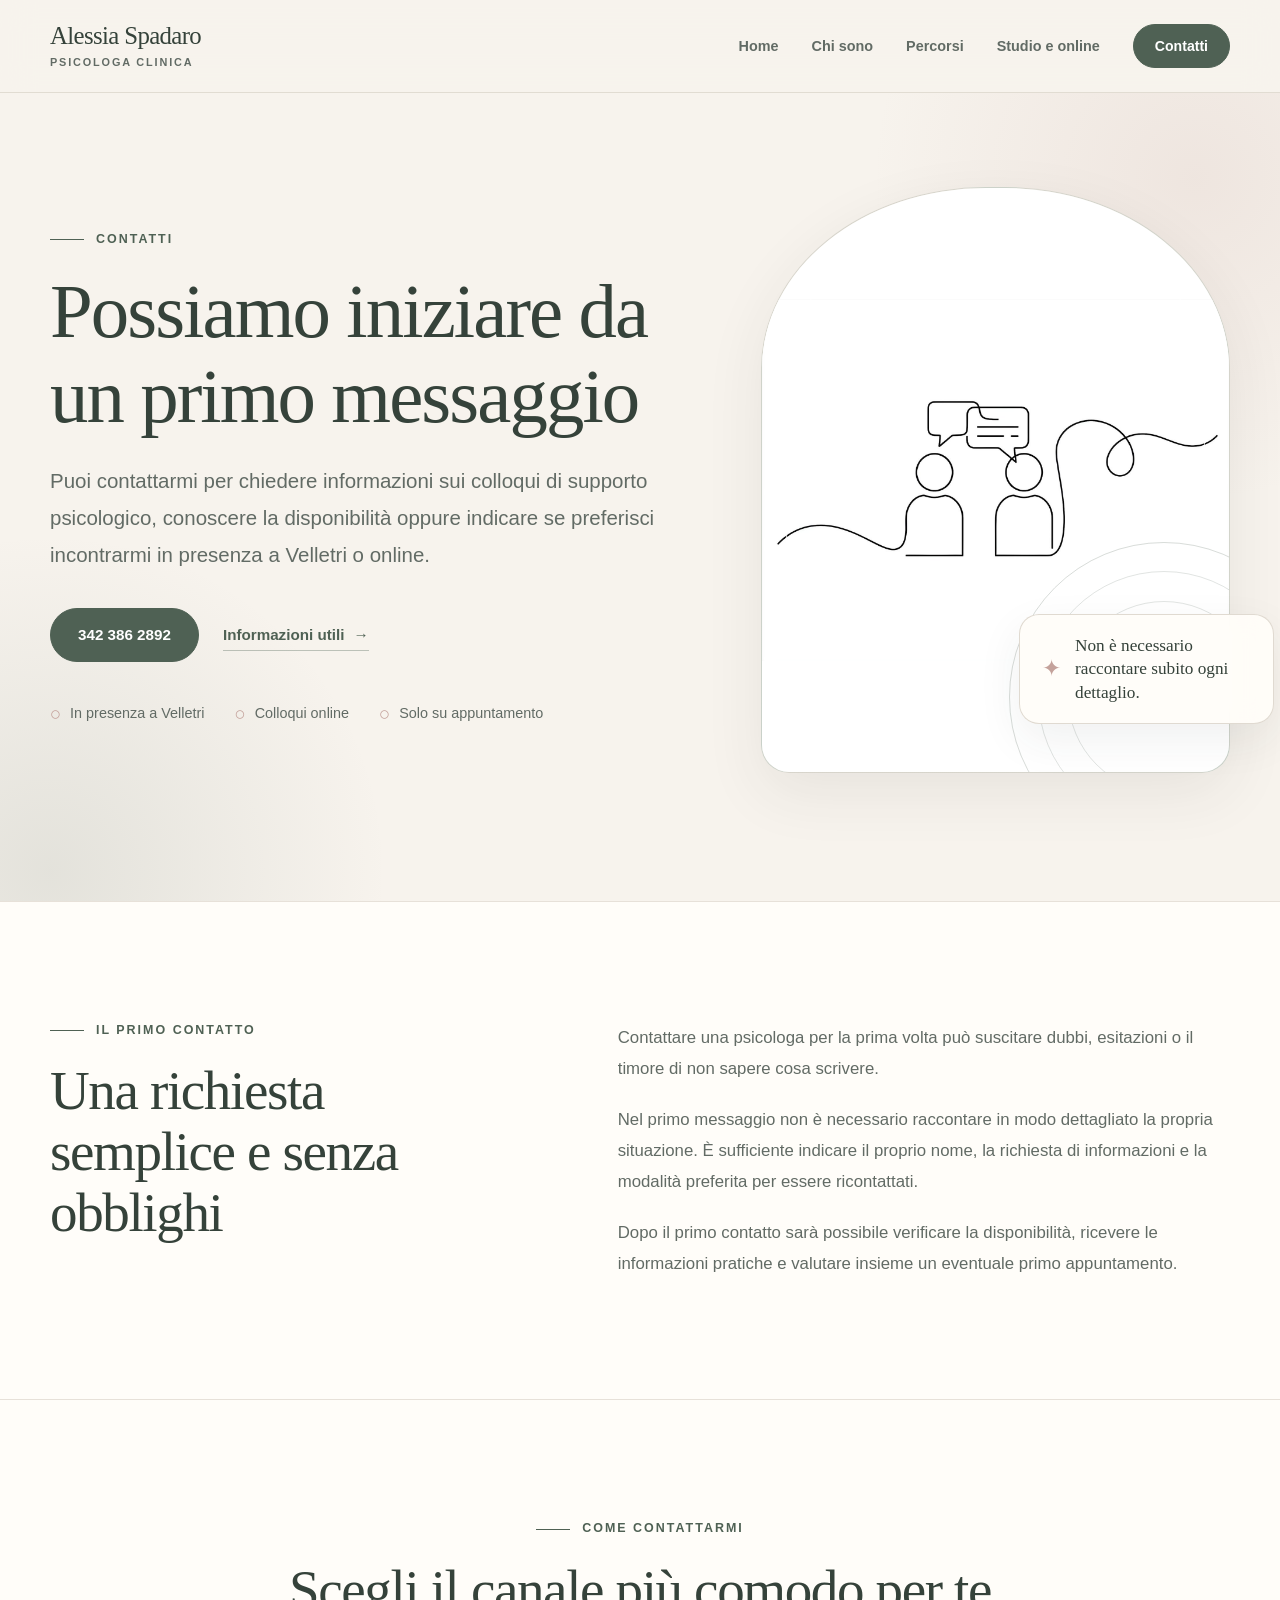
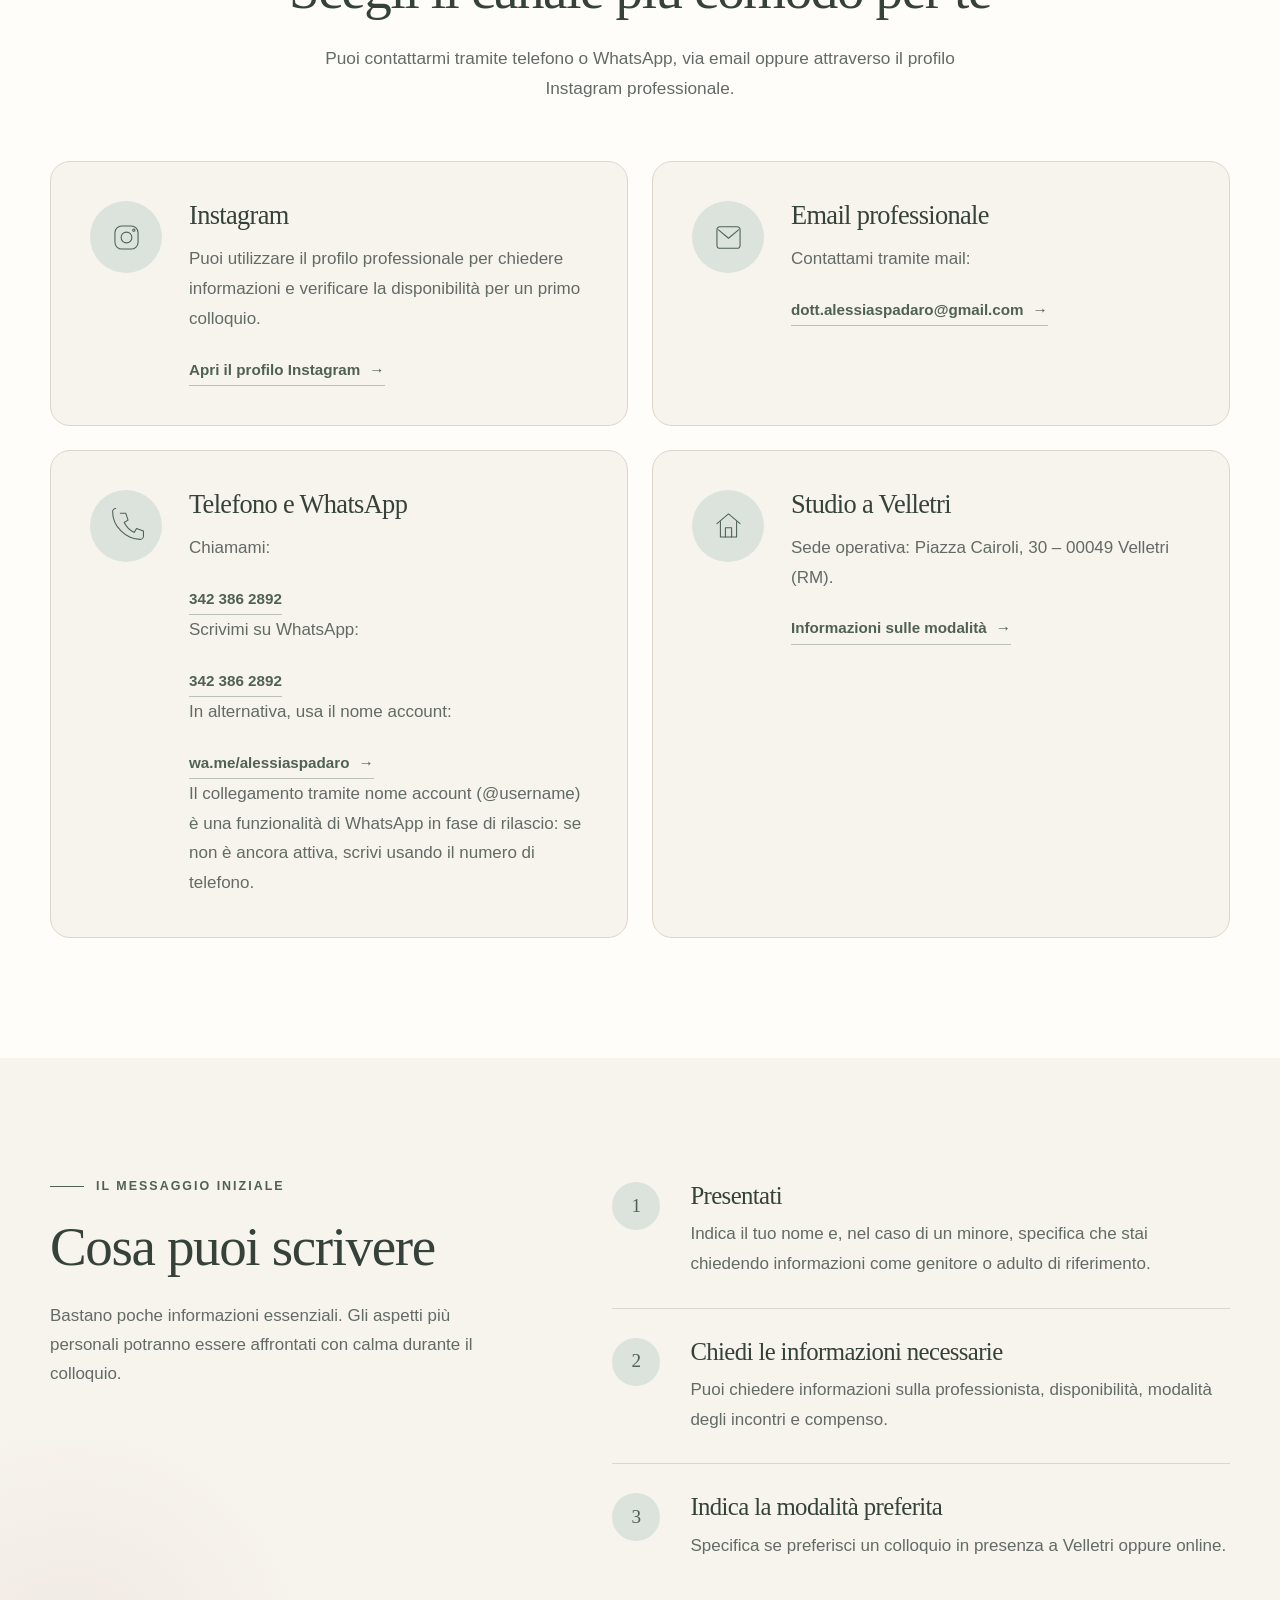
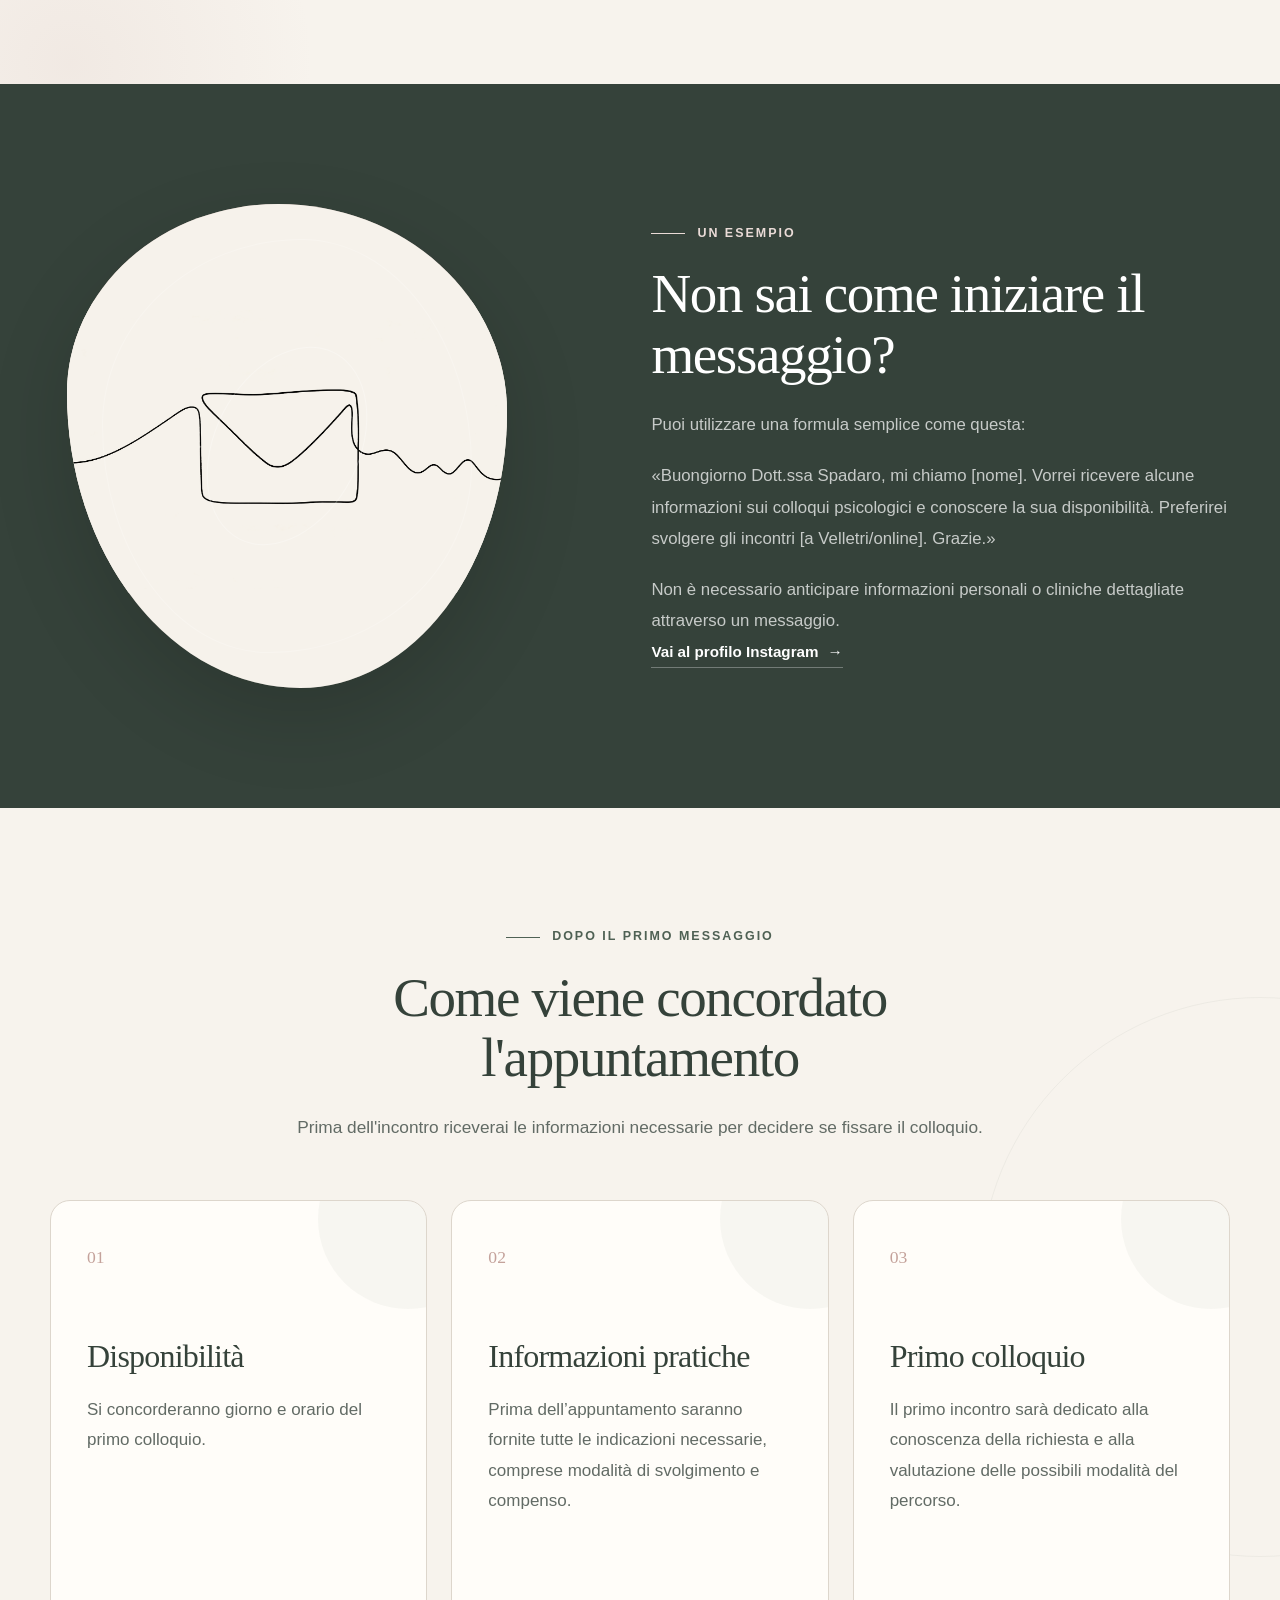
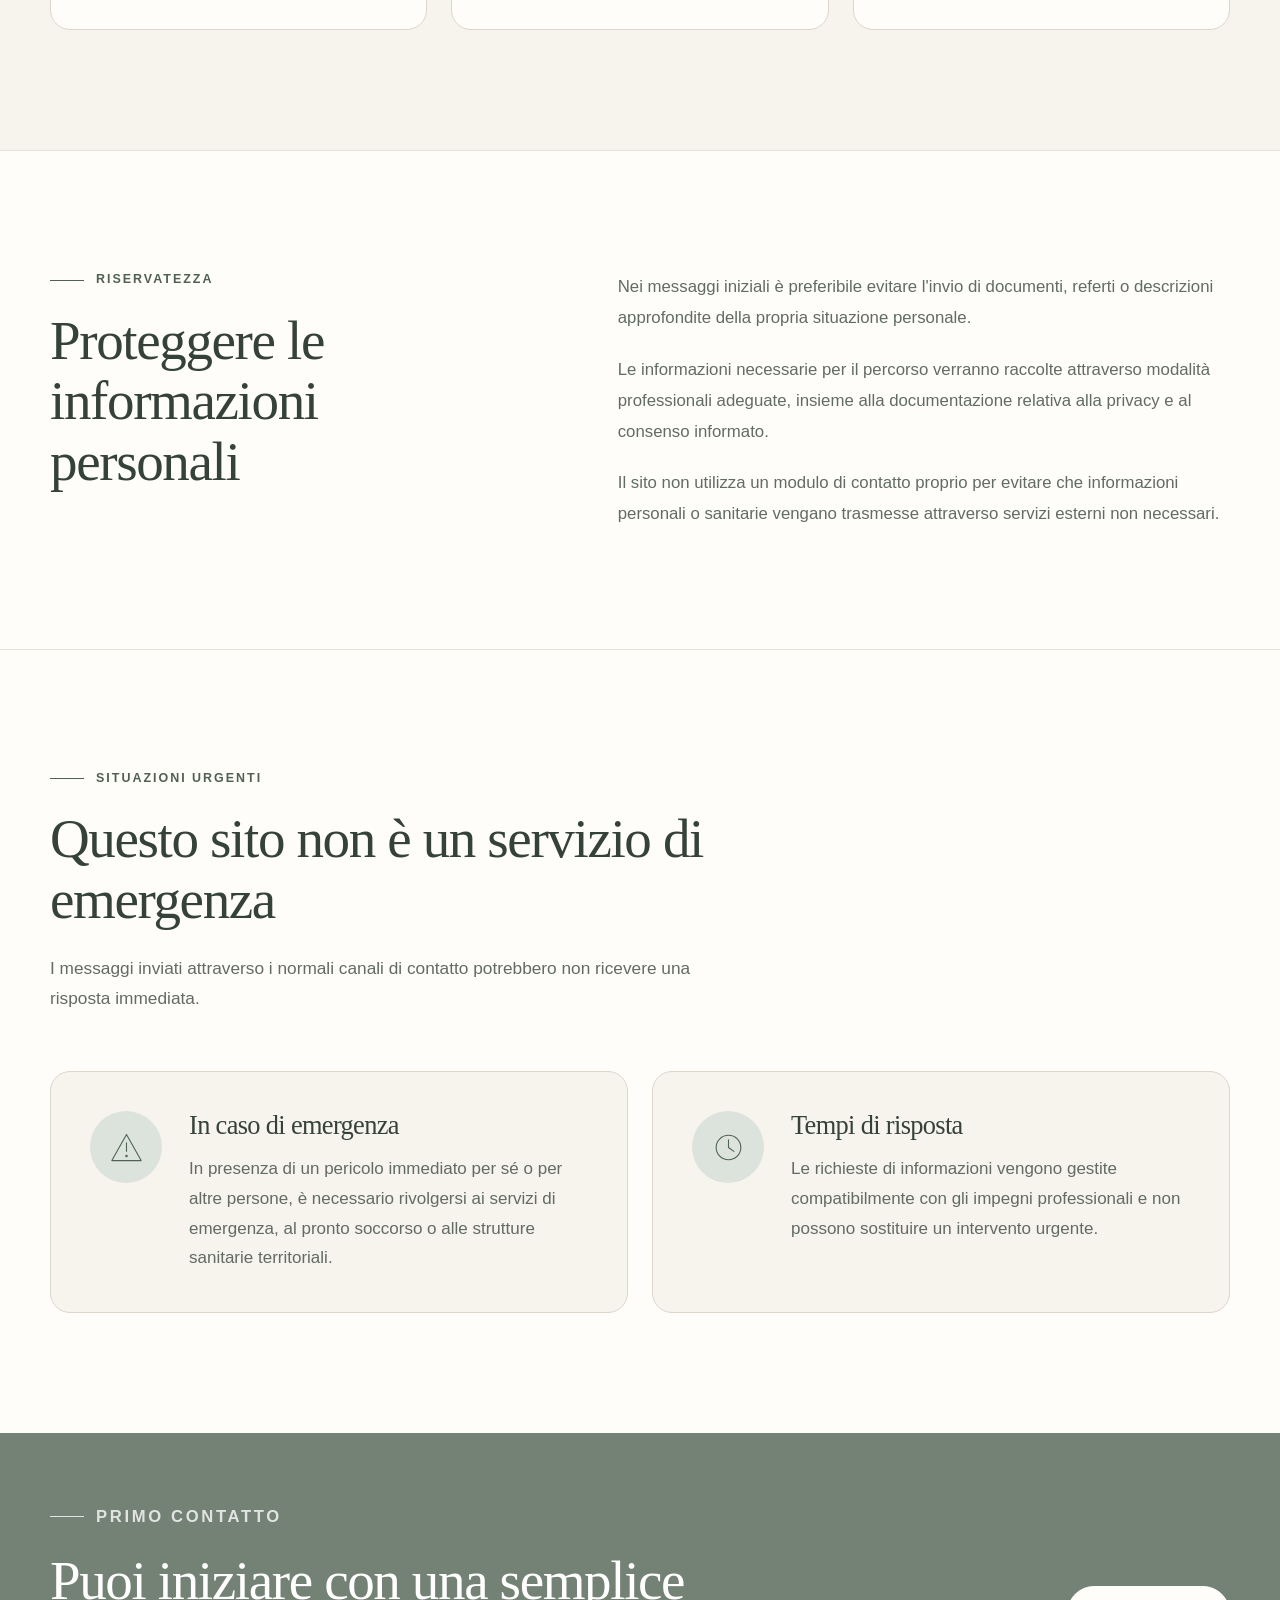
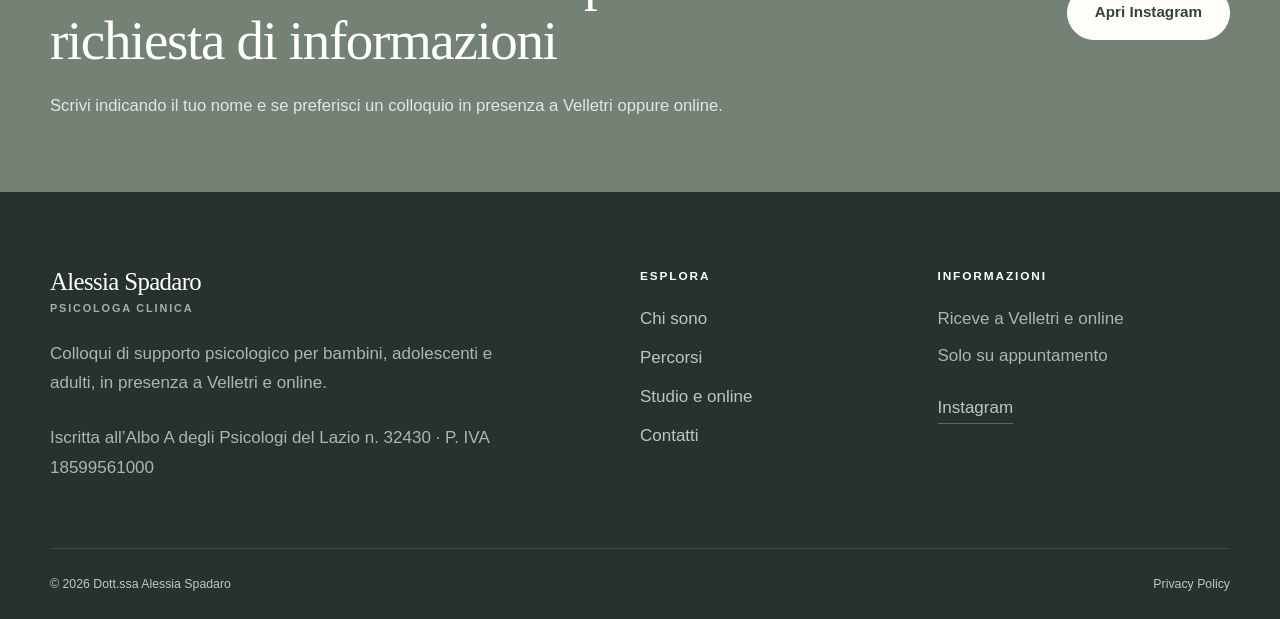
<file: contatti.html>
<!DOCTYPE html>
<html lang="it">
<head>
    <meta charset="UTF-8">

    <meta
            name="viewport"
            content="width=device-width, initial-scale=1"
    >

    <title>Contatti | Psicologa a Velletri e online Alessia Spadaro</title>

    <meta
            name="description"
            content="Contatta la Dott.ssa Alessia Spadaro, psicologa clinica a Velletri e online, per informazioni sui colloqui di supporto psicologico."
    >

    <meta name="robots" content="index, follow">
    <meta name="theme-color" content="#f7f3ed">

    <link rel="icon" href="favicon.svg" type="image/svg+xml">

    <link rel="stylesheet" href="assets/css/style.css">

    <script src="assets/js/main.js" defer></script>
</head>

<body>

<a class="skip-link" href="#contenuto">
    Vai al contenuto principale
</a>

<header class="site-header" id="inizio">
    <div class="container site-header__inner">

        <a
                class="brand"
                href="index.html"
                aria-label="Dott.ssa Alessia Spadaro - Homepage"
        >
            <span class="brand__name">Alessia Spadaro</span>
            <span class="brand__profession">Psicologa clinica</span>
        </a>

        <button
                class="menu-button"
                type="button"
                aria-expanded="false"
                aria-controls="menu-principale"
                aria-label="Apri il menu"
        >
            <span class="menu-button__label">Menu</span>

            <span class="menu-button__icon" aria-hidden="true">
                <span></span>
                <span></span>
                <span></span>
            </span>
        </button>

        <nav
                class="main-navigation"
                id="menu-principale"
                aria-label="Navigazione principale"
        >
            <ul class="main-navigation__list">
                <li>
                    <a href="index.html">
                        Home
                    </a>
                </li>

                <li>
                    <a href="chi-sono.html">
                        Chi sono
                    </a>
                </li>

                <li>
                    <a href="percorsi.html">
                        Percorsi
                    </a>
                </li>

                <li>
                    <a href="studio-online.html">
                        Studio e online
                    </a>
                </li>

                <li>
                    <a
                            class="button button--small"
                            href="contatti.html"
                            aria-current="page"
                    >
                        Contatti
                    </a>
                </li>
            </ul>
        </nav>

    </div>
</header>

<main id="contenuto">

    <!-- =====================================================
         HERO
         ===================================================== -->

    <section class="hero">
        <div class="container hero__grid">

            <div class="hero__content">
                <p class="eyebrow">
                    Contatti
                </p>

                <h1>
                    Possiamo iniziare da un primo messaggio
                </h1>

                <p class="hero__description">
                    Puoi contattarmi per chiedere informazioni sui colloqui
                    di supporto psicologico, conoscere la disponibilità
                    oppure indicare se preferisci incontrarmi in presenza
                    a Velletri o online.
                </p>

                <div class="hero__actions">
                    <a
                            class="button"
                            href="https://wa.me/393423862892"
                            target="_blank"
                            rel="noopener noreferrer"
                    >
                        342 386 2892
                    </a>

                    <a class="text-link" href="#come-contattarmi">
                        Informazioni utili
                        <span aria-hidden="true">→</span>
                    </a>
                </div>

                <ul
                        class="hero__details"
                        aria-label="Informazioni sui colloqui"
                >
                    <li>
                        <span aria-hidden="true">○</span>
                        In presenza a Velletri
                    </li>

                    <li>
                        <span aria-hidden="true">○</span>
                        Colloqui online
                    </li>

                    <li>
                        <span aria-hidden="true">○</span>
                        Solo su appuntamento
                    </li>
                </ul>
            </div>

            <div class="hero__visual">

                <div class="portrait-placeholder">

                    <img
                            src="assets/images/contatti1.jpeg"
                            alt="Illustrazione di due persone che dialogano, simbolo di un primo contatto riservato"
                            width="2274"
                            height="1760"
                            fetchpriority="high"
                            decoding="async"
                            style="
                            width: 100%;
                            height: 100%;
                            object-fit: contain;
                            object-position: center;
                            background-color: #ffffff;
                        "
                    >

                    <span
                            class="portrait-placeholder__decoration"
                            aria-hidden="true"
                    ></span>

                </div>

                <div class="hero__note">
                    <span
                            class="hero__note-symbol"
                            aria-hidden="true"
                    >
                        ✦
                    </span>

                    <p>
                        Non è necessario raccontare subito ogni dettaglio.
                    </p>
                </div>

            </div>

        </div>
    </section>


    <!-- =====================================================
         INTRODUZIONE
         ===================================================== -->

    <section class="intro section">
        <div class="container intro__grid">

            <div>
                <p class="eyebrow">
                    Il primo contatto
                </p>

                <h2>
                    Una richiesta semplice e senza obblighi
                </h2>
            </div>

            <div class="prose">
                <p>
                    Contattare una psicologa per la prima volta può suscitare
                    dubbi, esitazioni o il timore di non sapere cosa scrivere.
                </p>

                <p>
                    Nel primo messaggio non è necessario raccontare in modo
                    dettagliato la propria situazione. È sufficiente indicare
                    il proprio nome, la richiesta di informazioni e la
                    modalità preferita per essere ricontattati.
                </p>

                <p>
                    Dopo il primo contatto sarà possibile verificare la
                    disponibilità, ricevere le informazioni pratiche e
                    valutare insieme un eventuale primo appuntamento.
                </p>
            </div>

        </div>
    </section>


    <!-- =====================================================
         CANALI DI CONTATTO
         ===================================================== -->

    <section class="modalities section" id="come-contattarmi">
        <div class="container">

            <div class="section-heading section-heading--center">
                <p class="eyebrow">
                    Come contattarmi
                </p>

                <h2>
                    Scegli il canale più comodo per te
                </h2>

                <p>
                    Puoi contattarmi tramite telefono o WhatsApp, via email
                    oppure attraverso il profilo Instagram professionale.
                </p>
            </div>

            <div class="modalities__grid">

                <article class="modality-card">
                    <div
                            class="modality-card__icon"
                            aria-hidden="true"
                    >
                        <svg
                                viewBox="0 0 48 48"
                                role="presentation"
                                focusable="false"
                        >
                            <rect
                                    x="9"
                                    y="9"
                                    width="30"
                                    height="30"
                                    rx="9"
                            ></rect>

                            <circle cx="24" cy="24" r="7"></circle>
                            <circle cx="33.5" cy="14.5" r="1.5"></circle>
                        </svg>
                    </div>

                    <div>
                        <h3>Instagram</h3>

                        <p>
                            Puoi utilizzare il profilo professionale per
                            chiedere informazioni e verificare la
                            disponibilità per un primo colloquio.
                        </p>

                        <a
                                class="text-link"
                                href="https://www.instagram.com/psicologa_spadaroalessia/"
                                target="_blank"
                                rel="noopener noreferrer"
                        >
                            Apri il profilo Instagram
                            <span aria-hidden="true">→</span>

                            <span class="visually-hidden">
                                Si apre in una nuova scheda
                            </span>
                        </a>
                    </div>
                </article>

                <article class="modality-card">
                    <div
                            class="modality-card__icon"
                            aria-hidden="true"
                    >
                        <svg
                                viewBox="0 0 48 48"
                                role="presentation"
                                focusable="false"
                        >
                            <path
                                    d="M9 14a4 4 0 0 1 4-4h22
                                a4 4 0 0 1 4 4v20
                                a4 4 0 0 1-4 4H13
                                a4 4 0 0 1-4-4Z"
                            ></path>

                            <path d="m11 14 13 11 13-11"></path>
                        </svg>
                    </div>

                    <div>
                        <h3>Email professionale</h3>

                        <p>
                            Contattami tramite mail:
                        </p>

                        <a
                                class="text-link"
                                href="mailto:dott.alessiaspadaro@gmail.com"
                        >
                            dott.alessiaspadaro@gmail.com
                            <span aria-hidden="true">→</span>
                        </a>
                    </div>
                </article>

                <article class="modality-card">
                    <div
                            class="modality-card__icon"
                            aria-hidden="true"
                    >
                        <svg
                                viewBox="0 0 48 48"
                                role="presentation"
                                focusable="false"
                        >
                            <path
                                    d="M16 8h7l3 9-5 3
                                c3 6 7 10 13 13l3-5
                                9 3v7c0 2-2 4-4 4
                                C23 42 6 25 6 6
                                c0-2 2-4 4-4"
                            ></path>
                        </svg>
                    </div>

                    <div>
                        <h3>Telefono e WhatsApp</h3>

                        <p>
                            Chiamami:
                        </p>

                        <a
                                class="text-link"
                                href="tel:+393423862892"
                        >
                            342 386 2892
                        </a>

                        <p>
                            Scrivimi su WhatsApp:
                        </p>

                        <a
                                class="text-link"
                                href="https://wa.me/393423862892"
                                target="_blank"
                                rel="noopener noreferrer"
                        >
                            342 386 2892
                            <span class="visually-hidden">
                                Si apre in una nuova scheda
                            </span>
                        </a>

                        <p>
                            In alternativa, usa il nome account:
                        </p>

                        <a
                                class="text-link"
                                href="https://wa.me/alessiaspadaro"
                                target="_blank"
                                rel="noopener noreferrer"
                        >
                            wa.me/alessiaspadaro
                            <span aria-hidden="true">→</span>

                            <span class="visually-hidden">
                                Si apre in una nuova scheda
                            </span>
                        </a>

                        <p>
                            Il collegamento tramite nome account (@username)
                            è una funzionalità di WhatsApp in fase di rilascio:
                            se non è ancora attiva, scrivi usando il numero
                            di telefono.
                        </p>
                    </div>
                </article>

                <article class="modality-card">
                    <div
                            class="modality-card__icon"
                            aria-hidden="true"
                    >
                        <svg
                                viewBox="0 0 48 48"
                                role="presentation"
                                focusable="false"
                        >
                            <path d="M9 21.5 24 9l15 12.5"></path>
                            <path d="M13.5 19v20h21V19"></path>
                            <path d="M20 39V27h8v12"></path>
                        </svg>
                    </div>

                    <div>
                        <h3>Studio a Velletri</h3>

                        <p>
                            Sede operativa: Piazza Cairoli, 30 – 00049
                            Velletri (RM).
                        </p>

                        <a
                                class="text-link"
                                href="studio-online.html"
                        >
                            Informazioni sulle modalità
                            <span aria-hidden="true">→</span>
                        </a>
                    </div>
                </article>

            </div>

        </div>
    </section>


    <!-- =====================================================
         COSA SCRIVERE
         ===================================================== -->

    <section class="first-contact section">
        <div class="container first-contact__grid">

            <div>
                <p class="eyebrow">
                    Il messaggio iniziale
                </p>

                <h2>
                    Cosa puoi scrivere
                </h2>

                <p class="first-contact__introduction">
                    Bastano poche informazioni essenziali. Gli aspetti più
                    personali potranno essere affrontati con calma durante
                    il colloquio.
                </p>
            </div>

            <ol class="steps-list">

                <li class="steps-list__item">
                    <span class="steps-list__number">1</span>

                    <div>
                        <h3>Presentati</h3>

                        <p>
                            Indica il tuo nome e, nel caso di un minore,
                            specifica che stai chiedendo informazioni come
                            genitore o adulto di riferimento.
                        </p>
                    </div>
                </li>

                <li class="steps-list__item">
                    <span class="steps-list__number">2</span>

                    <div>
                        <h3>Chiedi le informazioni necessarie</h3>

                        <p>
                            Puoi chiedere informazioni sulla professionista,
                            disponibilità, modalità degli incontri e compenso.
                        </p>
                    </div>
                </li>

                <li class="steps-list__item">
                    <span class="steps-list__number">3</span>

                    <div>
                        <h3>Indica la modalità preferita</h3>

                        <p>
                            Specifica se preferisci un colloquio in presenza
                            a Velletri oppure online.
                        </p>
                    </div>
                </li>

            </ol>

        </div>
    </section>


    <!-- =====================================================
         ESEMPIO DI MESSAGGIO
         ===================================================== -->

    <section class="approach section">
        <div class="container approach__grid">

            <div class="approach__visual">
                <div class="organic-shape">
                    <img
                            src="assets/images/contatti2.png"
                            alt="Illustrazione di una busta, esempio di primo messaggio di contatto"
                            width="2528"
                            height="1686"
                            loading="lazy"
                            decoding="async"
                            style="
                            width: 100%;
                            height: 100%;
                            object-fit: contain;
                            object-position: center;
                            background-color: #f6f2eb;
                        "
                    >
                </div>
            </div>

            <div class="approach__content">
                <p class="eyebrow">
                    Un esempio
                </p>

                <h2>
                    Non sai come iniziare il messaggio?
                </h2>

                <div class="prose">
                    <p>
                        Puoi utilizzare una formula semplice come questa:
                    </p>

                    <p>
                        «Buongiorno Dott.ssa Spadaro, mi chiamo [nome].
                        Vorrei ricevere alcune informazioni sui colloqui
                        psicologici e conoscere la sua disponibilità.
                        Preferirei svolgere gli incontri [a Velletri/online].
                        Grazie.»
                    </p>

                    <p>
                        Non è necessario anticipare informazioni personali
                        o cliniche dettagliate attraverso un messaggio.
                    </p>
                </div>

                <a
                        class="text-link"
                        href="https://www.instagram.com/psicologa_spadaroalessia/"
                        target="_blank"
                        rel="noopener noreferrer"
                >
                    Vai al profilo Instagram
                    <span aria-hidden="true">→</span>

                    <span class="visually-hidden">
                        Si apre in una nuova scheda
                    </span>
                </a>
            </div>

        </div>
    </section>


    <!-- =====================================================
         APPUNTAMENTO
         ===================================================== -->

    <section class="paths section">
        <div class="container">

            <div class="section-heading section-heading--center">
                <p class="eyebrow">
                    Dopo il primo messaggio
                </p>

                <h2>
                    Come viene concordato l'appuntamento
                </h2>

                <p>
                    Prima dell'incontro riceverai le informazioni necessarie
                    per decidere se fissare il colloquio.
                </p>
            </div>

            <div class="cards-grid">

                <article class="path-card">
                    <span class="path-card__number" aria-hidden="true">
                        01
                    </span>

                    <h3>Disponibilità</h3>

                    <p>
                        Si concorderanno giorno e orario del primo colloquio.
                    </p>
                </article>

                <article class="path-card">
                    <span class="path-card__number" aria-hidden="true">
                        02
                    </span>

                    <h3>Informazioni pratiche</h3>

                    <p>
                        Prima dell’appuntamento saranno fornite tutte le
                        indicazioni necessarie, comprese modalità di
                        svolgimento e compenso.
                    </p>
                </article>

                <article class="path-card">
                    <span class="path-card__number" aria-hidden="true">
                        03
                    </span>

                    <h3>Primo colloquio</h3>

                    <p>
                        Il primo incontro sarà dedicato alla conoscenza della
                        richiesta e alla valutazione delle possibili modalità
                        del percorso.
                    </p>
                </article>

            </div>

        </div>
    </section>


    <!-- =====================================================
         RISERVATEZZA
         ===================================================== -->

    <section class="intro section">
        <div class="container intro__grid">

            <div>
                <p class="eyebrow">
                    Riservatezza
                </p>

                <h2>
                    Proteggere le informazioni personali
                </h2>
            </div>

            <div class="prose">
                <p>
                    Nei messaggi iniziali è preferibile evitare l'invio di
                    documenti, referti o descrizioni approfondite della
                    propria situazione personale.
                </p>

                <p>
                    Le informazioni necessarie per il percorso verranno
                    raccolte attraverso modalità professionali adeguate,
                    insieme alla documentazione relativa alla privacy e
                    al consenso informato.
                </p>

                <p>
                    Il sito non utilizza un modulo di contatto proprio per
                    evitare che informazioni personali o sanitarie vengano
                    trasmesse attraverso servizi esterni non necessari.
                </p>
            </div>

        </div>
    </section>


    <!-- =====================================================
         URGENZE
         ===================================================== -->

    <section class="modalities section">
        <div class="container">

            <div class="section-heading">
                <p class="eyebrow">
                    Situazioni urgenti
                </p>

                <h2>
                    Questo sito non è un servizio di emergenza
                </h2>

                <p>
                    I messaggi inviati attraverso i normali canali di contatto
                    potrebbero non ricevere una risposta immediata.
                </p>
            </div>

            <div class="modalities__grid">

                <article class="modality-card">
                    <div
                            class="modality-card__icon"
                            aria-hidden="true"
                    >
                        <svg
                                viewBox="0 0 48 48"
                                role="presentation"
                                focusable="false"
                        >
                            <path d="M24 7 5 41h38Z"></path>
                            <path d="M24 18v11"></path>
                            <circle cx="24" cy="35" r="1"></circle>
                        </svg>
                    </div>

                    <div>
                        <h3>In caso di emergenza</h3>

                        <p>
                            In presenza di un pericolo immediato per sé o per
                            altre persone, è necessario rivolgersi ai servizi
                            di emergenza, al pronto soccorso o alle strutture
                            sanitarie territoriali.
                        </p>
                    </div>
                </article>

                <article class="modality-card">
                    <div
                            class="modality-card__icon"
                            aria-hidden="true"
                    >
                        <svg
                                viewBox="0 0 48 48"
                                role="presentation"
                                focusable="false"
                        >
                            <circle cx="24" cy="24" r="16"></circle>
                            <path d="M24 14v10l7 5"></path>
                        </svg>
                    </div>

                    <div>
                        <h3>Tempi di risposta</h3>

                        <p>
                            Le richieste di informazioni vengono gestite
                            compatibilmente con gli impegni professionali
                            e non possono sostituire un intervento urgente.
                        </p>
                    </div>
                </article>

            </div>

        </div>
    </section>


    <!-- =====================================================
         CTA FINALE
         ===================================================== -->

    <section class="contact-banner">
        <div class="container contact-banner__inner">

            <div>
                <p class="eyebrow">
                    Primo contatto
                </p>

                <h2>
                    Puoi iniziare con una semplice richiesta di informazioni
                </h2>

                <p>
                    Scrivi indicando il tuo nome e se preferisci un colloquio
                    in presenza a Velletri oppure online.
                </p>
            </div>

            <a
                    class="button button--light"
                    href="https://www.instagram.com/psicologa_spadaroalessia/"
                    target="_blank"
                    rel="noopener noreferrer"
            >
                Apri Instagram

                <span class="visually-hidden">
                    Si apre in una nuova scheda
                </span>
            </a>

        </div>
    </section>

</main>


<!-- =========================================================
     FOOTER
     ========================================================= -->

<footer class="site-footer">
    <div class="container">

        <div class="site-footer__main">

            <div class="site-footer__identity">
                <a
                        class="brand brand--footer"
                        href="index.html"
                >
                    <span class="brand__name">
                        Alessia Spadaro
                    </span>

                    <span class="brand__profession">
                        Psicologa clinica
                    </span>
                </a>

                <p>
                    Colloqui di supporto psicologico per bambini,
                    adolescenti e adulti, in presenza a Velletri
                    e online.
                </p>

                <p>
                    Iscritta all’Albo A degli Psicologi del Lazio
                    n. 32430 · P. IVA 18599561000
                </p>
            </div>

            <nav
                    class="site-footer__navigation"
                    aria-label="Navigazione nel piè di pagina"
            >
                <h2 class="site-footer__heading">
                    Esplora
                </h2>

                <ul>
                    <li>
                        <a href="chi-sono.html">
                            Chi sono
                        </a>
                    </li>

                    <li>
                        <a href="percorsi.html">
                            Percorsi
                        </a>
                    </li>

                    <li>
                        <a href="studio-online.html">
                            Studio e online
                        </a>
                    </li>

                    <li>
                        <a href="contatti.html">
                            Contatti
                        </a>
                    </li>
                </ul>
            </nav>

            <div class="site-footer__contacts">
                <h2 class="site-footer__heading">
                    Informazioni
                </h2>

                <p>Riceve a Velletri e online</p>
                <p>Solo su appuntamento</p>

                <a
                        href="https://www.instagram.com/psicologa_spadaroalessia/"
                        target="_blank"
                        rel="noopener noreferrer"
                >
                    Instagram

                    <span class="visually-hidden">
                        Si apre in una nuova scheda
                    </span>
                </a>
            </div>

        </div>

        <div class="site-footer__bottom">
            <p>
                © <span id="current-year">2026</span>
                Dott.ssa Alessia Spadaro
            </p>

            <div class="site-footer__legal">
                <a href="privacy.html">
                    Privacy Policy
                </a>
            </div>
        </div>

    </div>
</footer>

</body>
</html>
</file>
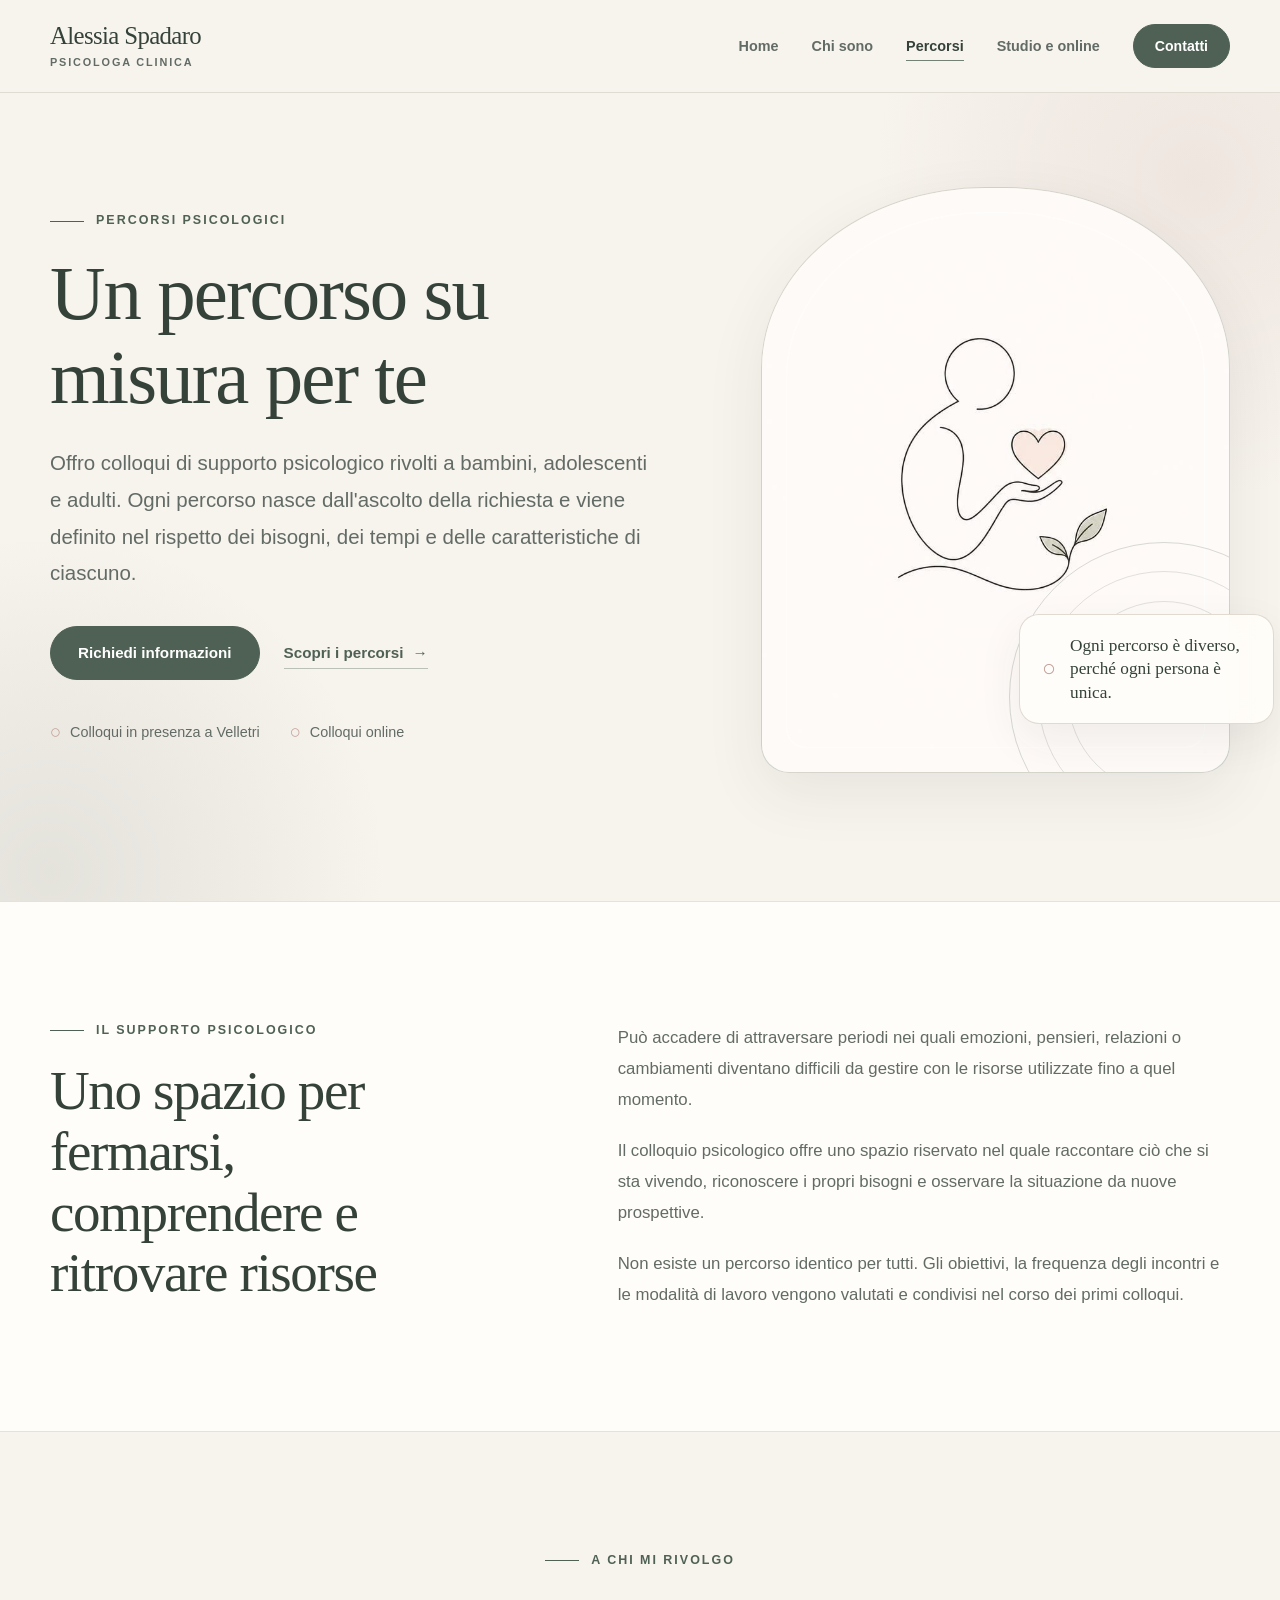
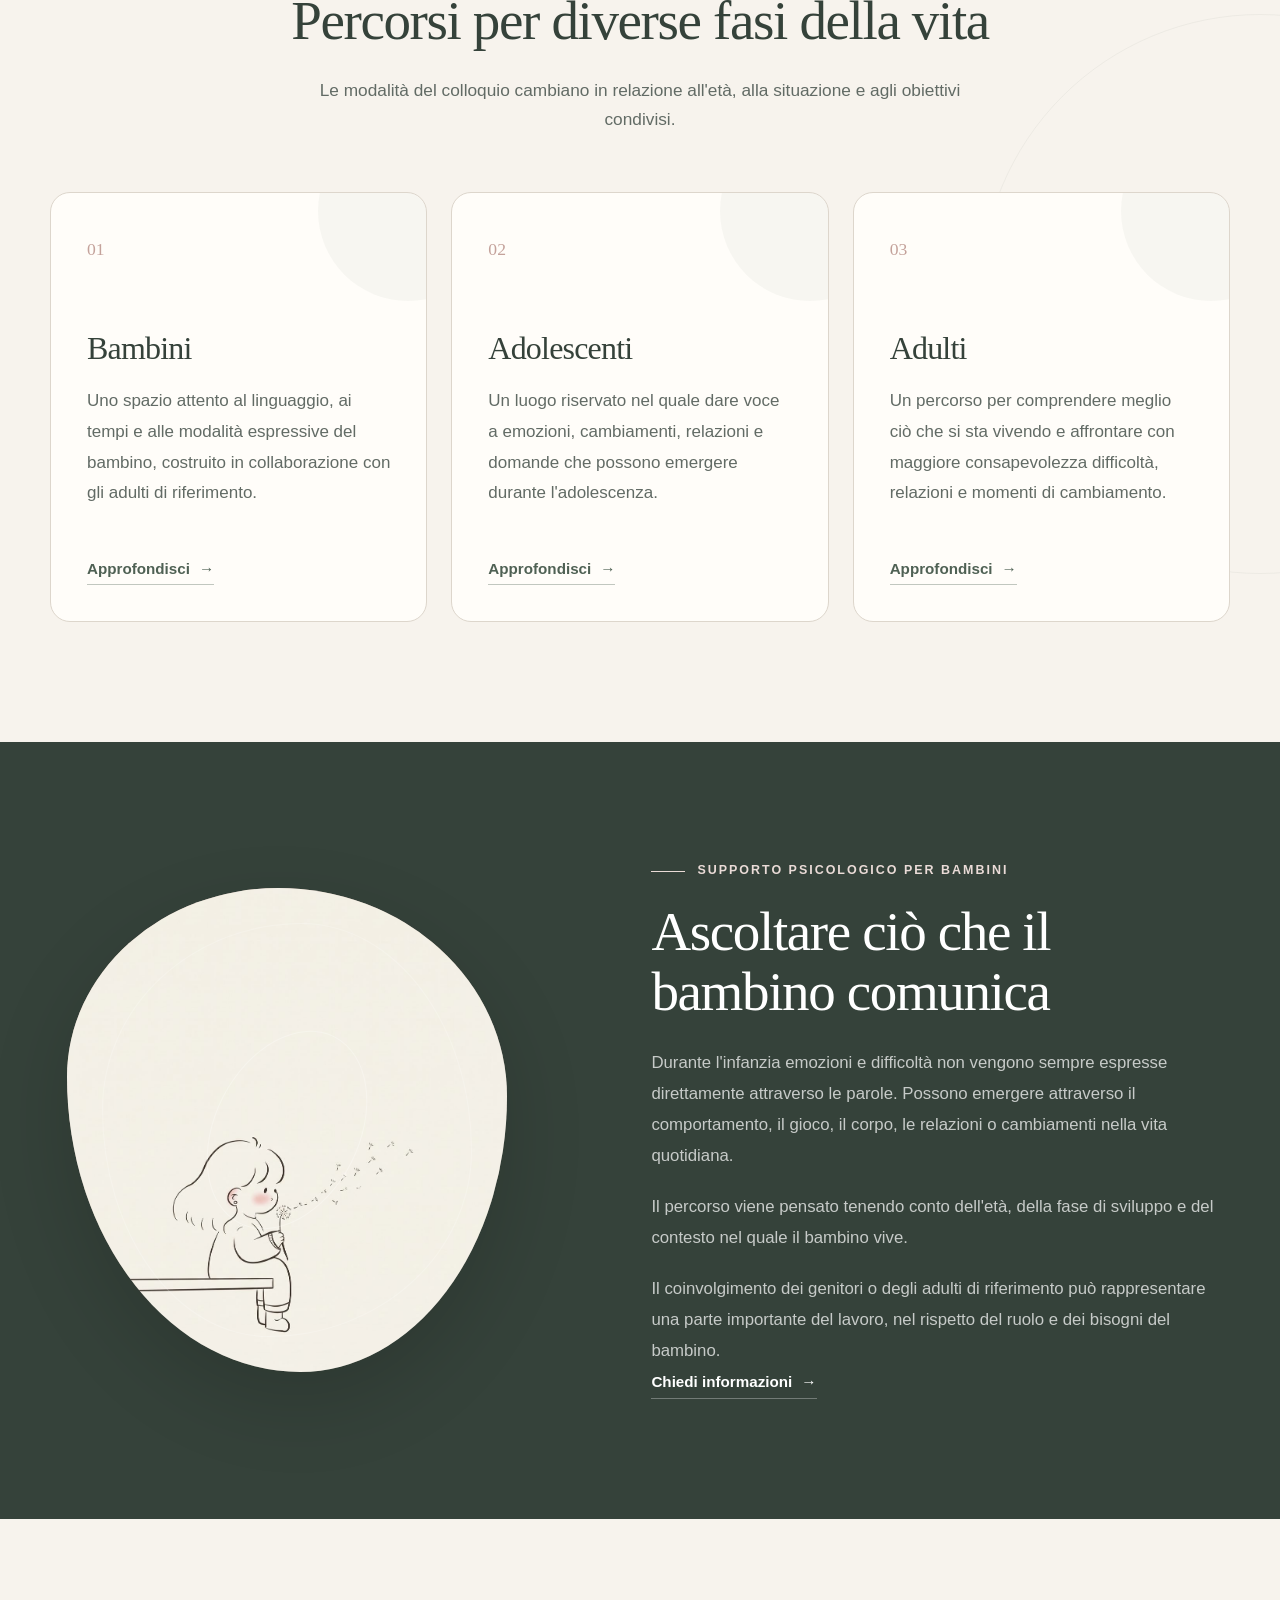
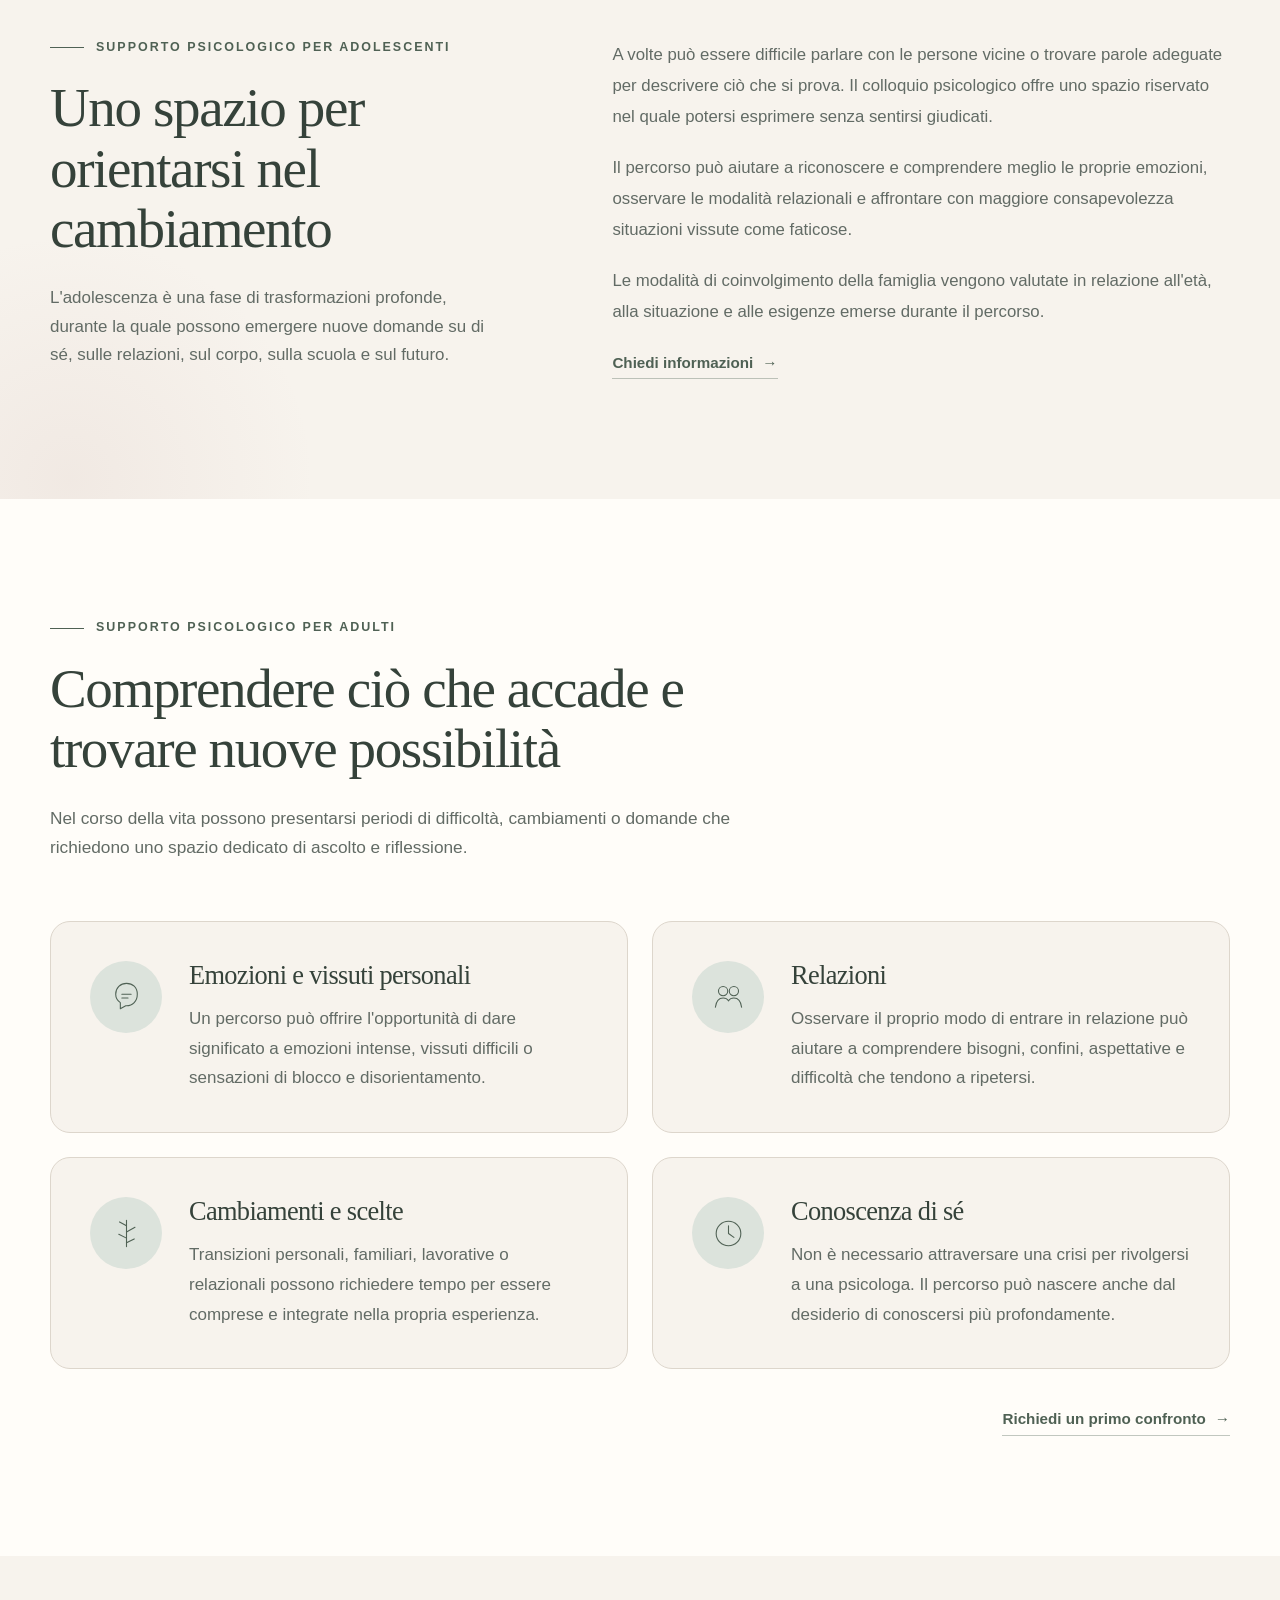
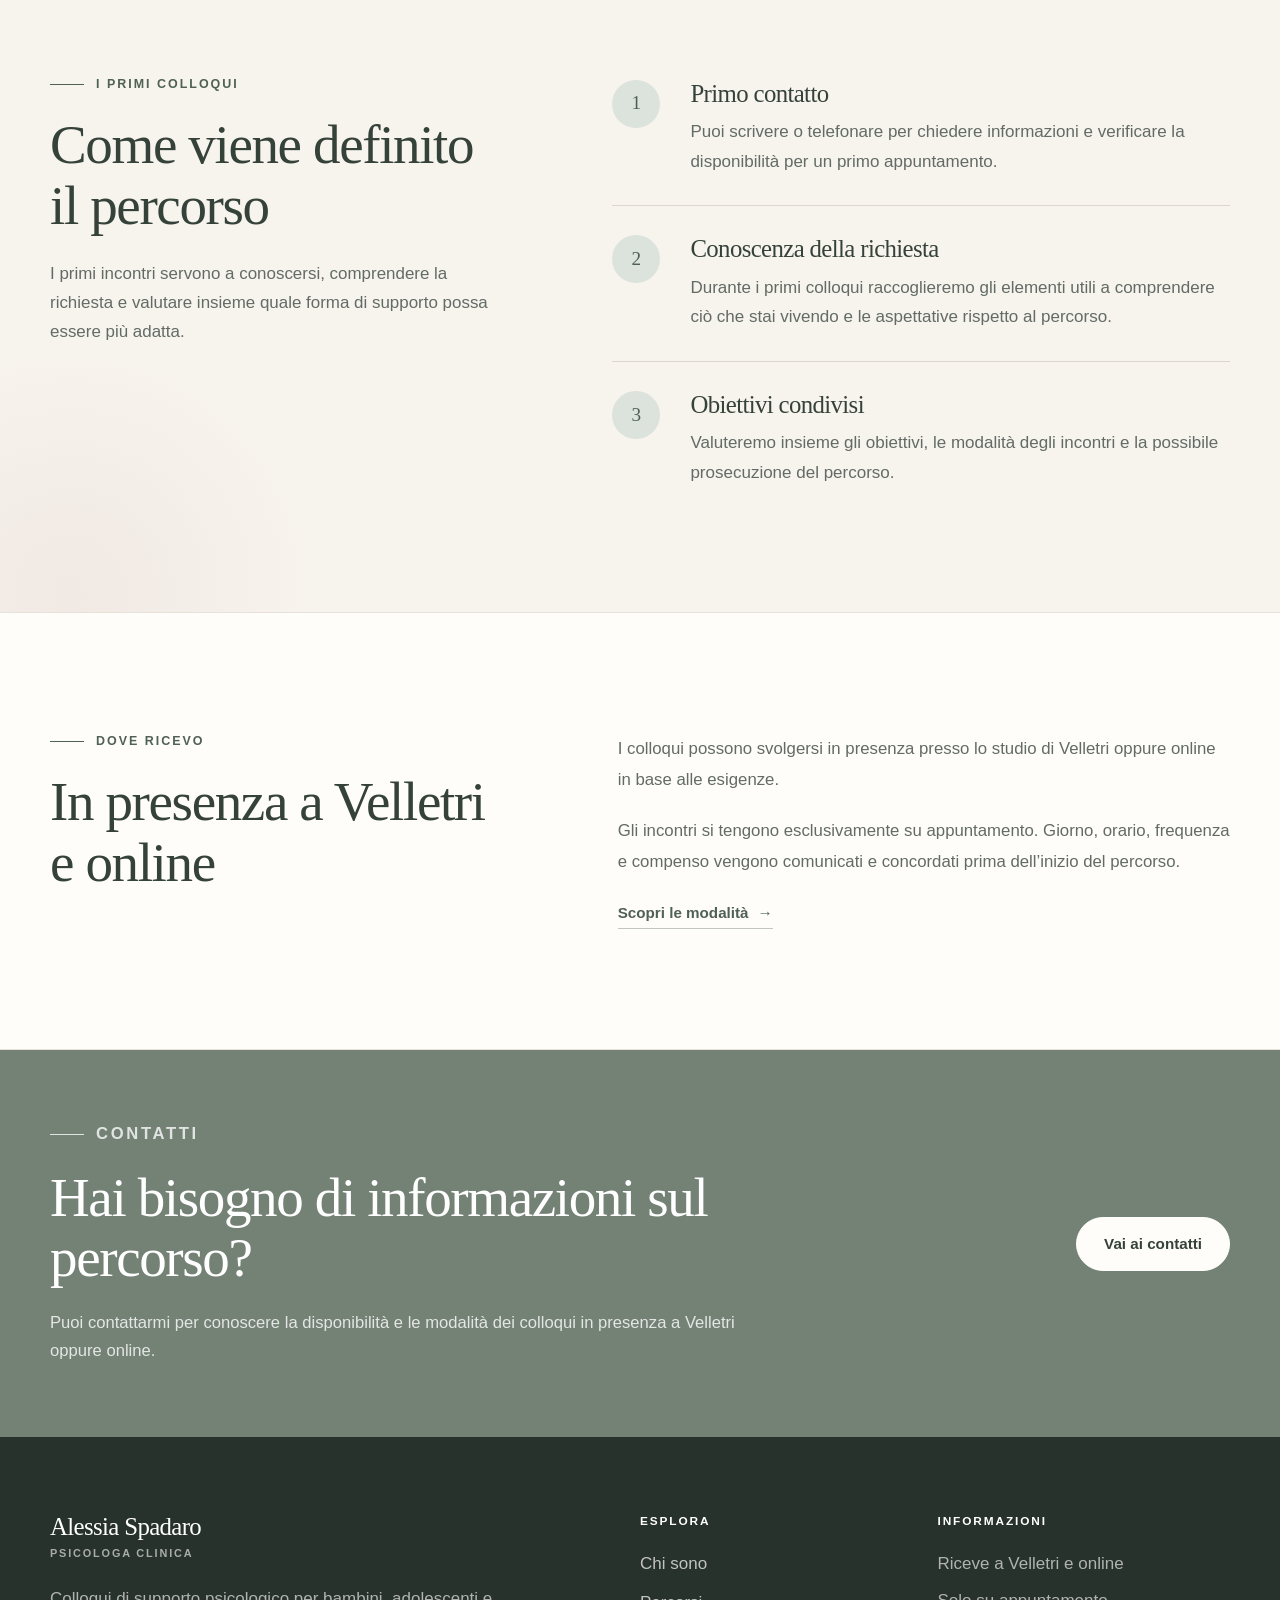
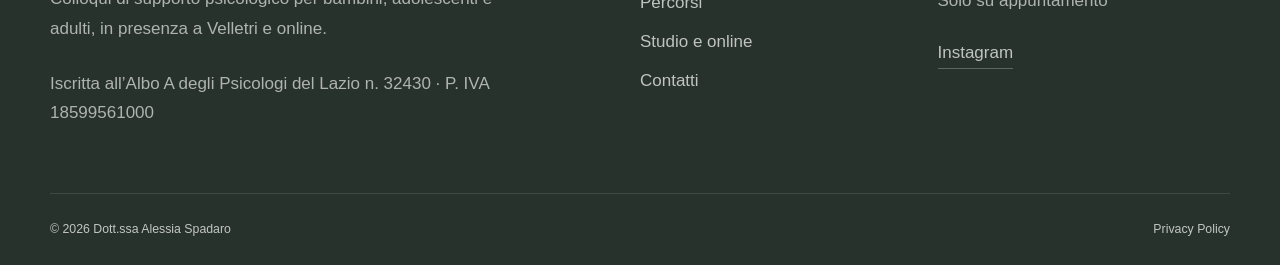
<file: percorsi.html>
<!DOCTYPE html>
<html lang="it">
<head>
    <meta charset="UTF-8">

    <meta
            name="viewport"
            content="width=device-width, initial-scale=1"
    >

    <title>Percorsi psicologici a Velletri e online | Alessia Spadaro</title>

    <meta
            name="description"
            content="Colloqui di supporto psicologico per bambini, adolescenti e adulti con la Dott.ssa Alessia Spadaro, psicologa clinica a Velletri e online."
    >

    <meta name="robots" content="index, follow">
    <meta name="theme-color" content="#f7f3ed">

    <link rel="icon" href="favicon.svg" type="image/svg+xml">

    <link rel="stylesheet" href="assets/css/style.css">

    <script src="assets/js/main.js" defer></script>
</head>

<body>

<a class="skip-link" href="#contenuto">
    Vai al contenuto principale
</a>

<header class="site-header" id="inizio">
    <div class="container site-header__inner">

        <a
                class="brand"
                href="index.html"
                aria-label="Dott.ssa Alessia Spadaro - Homepage"
        >
            <span class="brand__name">Alessia Spadaro</span>
            <span class="brand__profession">Psicologa clinica</span>
        </a>

        <button
                class="menu-button"
                type="button"
                aria-expanded="false"
                aria-controls="menu-principale"
                aria-label="Apri il menu"
        >
            <span class="menu-button__label">Menu</span>

            <span class="menu-button__icon" aria-hidden="true">
                <span></span>
                <span></span>
                <span></span>
            </span>
        </button>

        <nav
                class="main-navigation"
                id="menu-principale"
                aria-label="Navigazione principale"
        >
            <ul class="main-navigation__list">
                <li>
                    <a href="index.html">
                        Home
                    </a>
                </li>

                <li>
                    <a href="chi-sono.html">
                        Chi sono
                    </a>
                </li>

                <li>
                    <a class="is-current" href="percorsi.html">
                        Percorsi
                    </a>
                </li>

                <li>
                    <a href="studio-online.html">
                        Studio e online
                    </a>
                </li>

                <li>
                    <a class="button button--small" href="contatti.html">
                        Contatti
                    </a>
                </li>
            </ul>
        </nav>

    </div>
</header>

<main id="contenuto">

    <!-- =====================================================
         INTRODUZIONE PRINCIPALE
         ===================================================== -->

    <section class="hero">
        <div class="container hero__grid">

            <div class="hero__content">
                <p class="eyebrow">
                    Percorsi psicologici
                </p>

                <h1>
                    Un percorso su misura per te
                </h1>

                <p class="hero__description">
                    Offro colloqui di supporto psicologico rivolti a bambini,
                    adolescenti e adulti. Ogni percorso nasce dall'ascolto
                    della richiesta e viene definito nel rispetto dei bisogni,
                    dei tempi e delle caratteristiche di ciascuno.
                </p>

                <div class="hero__actions">
                    <a class="button" href="contatti.html">
                        Richiedi informazioni
                    </a>

                    <a class="text-link" href="#aree">
                        Scopri i percorsi
                        <span aria-hidden="true">→</span>
                    </a>
                </div>

                <ul class="hero__details" aria-label="Modalità dei colloqui">
                    <li>
                        <span aria-hidden="true">○</span>
                        Colloqui in presenza a Velletri
                    </li>

                    <li>
                        <span aria-hidden="true">○</span>
                        Colloqui online
                    </li>
                </ul>
            </div>

            <div class="hero__visual">

                <div class="portrait-placeholder">

                    <img
                            src="assets/images/ascolto_consapevolezza_image.jpeg"
                            alt="Immagine dedicata all'ascolto e alla consapevolezza nei percorsi psicologici"
                            width="736"
                            height="1104"
                            fetchpriority="high"
                            decoding="async"
                            style="
                            width: 100%;
                            height: 100%;
                            object-fit: cover;
                            object-position: center;
                        "
                    >

                    <span
                            class="portrait-placeholder__decoration"
                            aria-hidden="true"
                    ></span>

                </div>

                <div class="hero__note">
                    <span class="hero__note-symbol" aria-hidden="true">○</span>

                    <p>
                        Ogni percorso è diverso, perché ogni persona è unica.
                    </p>
                </div>

            </div>

        </div>
    </section>


    <!-- =====================================================
         COS'È IL SUPPORTO PSICOLOGICO
         ===================================================== -->

    <section class="intro section">
        <div class="container intro__grid">

            <div>
                <p class="eyebrow">
                    Il supporto psicologico
                </p>

                <h2>
                    Uno spazio per fermarsi, comprendere e ritrovare risorse
                </h2>
            </div>

            <div class="prose">
                <p>
                    Può accadere di attraversare periodi nei quali emozioni,
                    pensieri, relazioni o cambiamenti diventano difficili
                    da gestire con le risorse utilizzate fino a quel momento.
                </p>

                <p>
                    Il colloquio psicologico offre uno spazio riservato nel
                    quale raccontare ciò che si sta vivendo, riconoscere
                    i propri bisogni e osservare la situazione da nuove
                    prospettive.
                </p>

                <p>
                    Non esiste un percorso identico per tutti. Gli obiettivi,
                    la frequenza degli incontri e le modalità di lavoro
                    vengono valutati e condivisi nel corso dei primi colloqui.
                </p>
            </div>

        </div>
    </section>


    <!-- =====================================================
         PANORAMICA DEI PERCORSI
         ===================================================== -->

    <section class="paths section" id="aree">
        <div class="container">

            <div class="section-heading section-heading--center">
                <p class="eyebrow">
                    A chi mi rivolgo
                </p>

                <h2>
                    Percorsi per diverse fasi della vita
                </h2>

                <p>
                    Le modalità del colloquio cambiano in relazione all'età,
                    alla situazione e agli obiettivi condivisi.
                </p>
            </div>

            <div class="cards-grid">

                <article class="path-card">
                    <span class="path-card__number" aria-hidden="true">
                        01
                    </span>

                    <h3>Bambini</h3>

                    <p>
                        Uno spazio attento al linguaggio, ai tempi e alle
                        modalità espressive del bambino, costruito in
                        collaborazione con gli adulti di riferimento.
                    </p>

                    <a class="text-link" href="#bambini">
                        Approfondisci
                        <span aria-hidden="true">→</span>
                    </a>
                </article>

                <article class="path-card">
                    <span class="path-card__number" aria-hidden="true">
                        02
                    </span>

                    <h3>Adolescenti</h3>

                    <p>
                        Un luogo riservato nel quale dare voce a emozioni,
                        cambiamenti, relazioni e domande che possono emergere
                        durante l'adolescenza.
                    </p>

                    <a class="text-link" href="#adolescenti">
                        Approfondisci
                        <span aria-hidden="true">→</span>
                    </a>
                </article>

                <article class="path-card">
                    <span class="path-card__number" aria-hidden="true">
                        03
                    </span>

                    <h3>Adulti</h3>

                    <p>
                        Un percorso per comprendere meglio ciò che si sta
                        vivendo e affrontare con maggiore consapevolezza
                        difficoltà, relazioni e momenti di cambiamento.
                    </p>

                    <a class="text-link" href="#adulti">
                        Approfondisci
                        <span aria-hidden="true">→</span>
                    </a>
                </article>

            </div>

        </div>
    </section>


    <!-- =====================================================
         BAMBINI
         ===================================================== -->

    <section class="approach section" id="bambini">
        <div class="container approach__grid">

            <div class="approach__visual">
                <div class="organic-shape">
                    <img
                            src="assets/images/ascoltare_bambino_comunica.jpg"
                            alt="Illustrazione di un bambino che salta, simbolo di ascolto e comunicazione nell'infanzia"
                            width="736"
                            height="1051"
                            loading="lazy"
                            decoding="async"
                            style="
                            width: 100%;
                            height: 100%;
                            object-fit: cover;
                            object-position: center;
                        "
                    >
                </div>
            </div>

            <div class="approach__content">
                <p class="eyebrow">
                    Supporto psicologico per bambini
                </p>

                <h2>
                    Ascoltare ciò che il bambino comunica
                </h2>

                <div class="prose">
                    <p>
                        Durante l'infanzia emozioni e difficoltà non vengono
                        sempre espresse direttamente attraverso le parole.
                        Possono emergere attraverso il comportamento, il gioco,
                        il corpo, le relazioni o cambiamenti nella vita
                        quotidiana.
                    </p>

                    <p>
                        Il percorso viene pensato tenendo conto dell'età,
                        della fase di sviluppo e del contesto nel quale
                        il bambino vive.
                    </p>

                    <p>
                        Il coinvolgimento dei genitori o degli adulti di
                        riferimento può rappresentare una parte importante
                        del lavoro, nel rispetto del ruolo e dei bisogni
                        del bambino.
                    </p>
                </div>

                <a class="text-link" href="contatti.html">
                    Chiedi informazioni
                    <span aria-hidden="true">→</span>
                </a>
            </div>

        </div>
    </section>


    <!-- =====================================================
         ADOLESCENTI
         ===================================================== -->

    <section class="first-contact section" id="adolescenti">
        <div class="container first-contact__grid">

            <div>
                <p class="eyebrow">
                    Supporto psicologico per adolescenti
                </p>

                <h2>
                    Uno spazio per orientarsi nel cambiamento
                </h2>

                <p class="first-contact__introduction">
                    L'adolescenza è una fase di trasformazioni profonde,
                    durante la quale possono emergere nuove domande su di sé,
                    sulle relazioni, sul corpo, sulla scuola e sul futuro.
                </p>
            </div>

            <div class="prose">
                <p>
                    A volte può essere difficile parlare con le persone vicine
                    o trovare parole adeguate per descrivere ciò che si prova.
                    Il colloquio psicologico offre uno spazio riservato nel
                    quale potersi esprimere senza sentirsi giudicati.
                </p>

                <p>
                    Il percorso può aiutare a riconoscere e comprendere meglio
                    le proprie emozioni, osservare le modalità relazionali
                    e affrontare con maggiore consapevolezza situazioni
                    vissute come faticose.
                </p>

                <p>
                    Le modalità di coinvolgimento della famiglia vengono
                    valutate in relazione all'età, alla situazione e alle
                    esigenze emerse durante il percorso.
                </p>

                <a class="text-link" href="contatti.html">
                    Chiedi informazioni
                    <span aria-hidden="true">→</span>
                </a>
            </div>

        </div>
    </section>


    <!-- =====================================================
         ADULTI
         ===================================================== -->

    <section class="modalities section" id="adulti">
        <div class="container">

            <div class="section-heading">
                <p class="eyebrow">
                    Supporto psicologico per adulti
                </p>

                <h2>
                    Comprendere ciò che accade e trovare nuove possibilità
                </h2>

                <p>
                    Nel corso della vita possono presentarsi periodi di
                    difficoltà, cambiamenti o domande che richiedono uno
                    spazio dedicato di ascolto e riflessione.
                </p>
            </div>

            <div class="modalities__grid">

                <article class="modality-card">
                    <div class="modality-card__icon" aria-hidden="true">
                        <svg
                                viewBox="0 0 48 48"
                                role="presentation"
                                focusable="false"
                        >
                            <path d="M24 7c-8 0-14 6-14 14 0 5 2.5 8.5 6 11v8l7-4h1c8 0 14-6 14-15S32 7 24 7Z"></path>
                            <path d="M18 21h12"></path>
                            <path d="M18 26h8"></path>
                        </svg>
                    </div>

                    <div>
                        <h3>Emozioni e vissuti personali</h3>

                        <p>
                            Un percorso può offrire l'opportunità di dare
                            significato a emozioni intense, vissuti difficili
                            o sensazioni di blocco e disorientamento.
                        </p>
                    </div>
                </article>

                <article class="modality-card">
                    <div class="modality-card__icon" aria-hidden="true">
                        <svg
                                viewBox="0 0 48 48"
                                role="presentation"
                                focusable="false"
                        >
                            <circle cx="17" cy="17" r="6"></circle>
                            <circle cx="31" cy="17" r="6"></circle>
                            <path d="M7 38c1-8 4.5-12 10-12 3 0 5.5 1.2 7 3.5"></path>
                            <path d="M24 29.5c1.5-2.3 4-3.5 7-3.5 5.5 0 9 4 10 12"></path>
                        </svg>
                    </div>

                    <div>
                        <h3>Relazioni</h3>

                        <p>
                            Osservare il proprio modo di entrare in relazione
                            può aiutare a comprendere bisogni, confini,
                            aspettative e difficoltà che tendono a ripetersi.
                        </p>
                    </div>
                </article>

                <article class="modality-card">
                    <div class="modality-card__icon" aria-hidden="true">
                        <svg
                                viewBox="0 0 48 48"
                                role="presentation"
                                focusable="false"
                        >
                            <path d="M24 7v34"></path>
                            <path d="M24 14 15 9"></path>
                            <path d="M24 22 35 16"></path>
                            <path d="M24 30 14 25"></path>
                            <path d="M24 36 34 31"></path>
                        </svg>
                    </div>

                    <div>
                        <h3>Cambiamenti e scelte</h3>

                        <p>
                            Transizioni personali, familiari, lavorative
                            o relazionali possono richiedere tempo per essere
                            comprese e integrate nella propria esperienza.
                        </p>
                    </div>
                </article>

                <article class="modality-card">
                    <div class="modality-card__icon" aria-hidden="true">
                        <svg
                                viewBox="0 0 48 48"
                                role="presentation"
                                focusable="false"
                        >
                            <circle cx="24" cy="24" r="16"></circle>
                            <path d="M24 14v10l7 5"></path>
                        </svg>
                    </div>

                    <div>
                        <h3>Conoscenza di sé</h3>

                        <p>
                            Non è necessario attraversare una crisi per
                            rivolgersi a una psicologa. Il percorso può nascere
                            anche dal desiderio di conoscersi più profondamente.
                        </p>
                    </div>
                </article>

            </div>

            <div class="modalities__link">
                <a class="text-link" href="contatti.html">
                    Richiedi un primo confronto
                    <span aria-hidden="true">→</span>
                </a>
            </div>

        </div>
    </section>


    <!-- =====================================================
         COME INIZIA IL PERCORSO
         ===================================================== -->

    <section class="first-contact section">
        <div class="container first-contact__grid">

            <div>
                <p class="eyebrow">
                    I primi colloqui
                </p>

                <h2>
                    Come viene definito il percorso
                </h2>

                <p class="first-contact__introduction">
                    I primi incontri servono a conoscersi, comprendere la
                    richiesta e valutare insieme quale forma di supporto
                    possa essere più adatta.
                </p>
            </div>

            <ol class="steps-list">

                <li class="steps-list__item">
                    <span class="steps-list__number">1</span>

                    <div>
                        <h3>Primo contatto</h3>

                        <p>
                            Puoi scrivere o telefonare per chiedere
                            informazioni e verificare la disponibilità
                            per un primo appuntamento.
                        </p>
                    </div>
                </li>

                <li class="steps-list__item">
                    <span class="steps-list__number">2</span>

                    <div>
                        <h3>Conoscenza della richiesta</h3>

                        <p>
                            Durante i primi colloqui raccoglieremo gli elementi
                            utili a comprendere ciò che stai vivendo e le
                            aspettative rispetto al percorso.
                        </p>
                    </div>
                </li>

                <li class="steps-list__item">
                    <span class="steps-list__number">3</span>

                    <div>
                        <h3>Obiettivi condivisi</h3>

                        <p>
                            Valuteremo insieme gli obiettivi, le modalità
                            degli incontri e la possibile prosecuzione
                            del percorso.
                        </p>
                    </div>
                </li>

            </ol>

        </div>
    </section>


    <!-- =====================================================
         MODALITÀ
         ===================================================== -->

    <section class="intro section">
        <div class="container intro__grid">

            <div>
                <p class="eyebrow">
                    Dove ricevo
                </p>

                <h2>
                    In presenza a Velletri e online
                </h2>
            </div>

            <div class="prose">
                <p>
                    I colloqui possono svolgersi in presenza presso lo studio
                    di Velletri oppure online in base alle esigenze.
                </p>

                <p>
                    Gli incontri si tengono esclusivamente su appuntamento.
                    Giorno, orario, frequenza e compenso vengono comunicati
                    e concordati prima dell’inizio del percorso.
                </p>

                <a class="text-link" href="studio-online.html">
                    Scopri le modalità
                    <span aria-hidden="true">→</span>
                </a>
            </div>

        </div>
    </section>


    <!-- =====================================================
         CONTATTI
         ===================================================== -->

    <section class="contact-banner">
        <div class="container contact-banner__inner">

            <div>
                <p class="eyebrow">
                    Contatti
                </p>

                <h2>
                    Hai bisogno di informazioni sul percorso?
                </h2>

                <p>
                    Puoi contattarmi per conoscere la disponibilità e le
                    modalità dei colloqui in presenza a Velletri oppure online.
                </p>
            </div>

            <a class="button button--light" href="contatti.html">
                Vai ai contatti
            </a>

        </div>
    </section>

</main>


<!-- =========================================================
     FOOTER
     ========================================================= -->

<footer class="site-footer">
    <div class="container">

        <div class="site-footer__main">

            <div class="site-footer__identity">
                <a class="brand brand--footer" href="index.html">
                    <span class="brand__name">Alessia Spadaro</span>
                    <span class="brand__profession">Psicologa clinica</span>
                </a>

                <p>
                    Colloqui di supporto psicologico per bambini,
                    adolescenti e adulti, in presenza a Velletri e online.
                </p>

                <p>
                    Iscritta all’Albo A degli Psicologi del Lazio
                    n. 32430 · P. IVA 18599561000
                </p>
            </div>

            <nav
                    class="site-footer__navigation"
                    aria-label="Navigazione nel piè di pagina"
            >
                <h2 class="site-footer__heading">
                    Esplora
                </h2>

                <ul>
                    <li>
                        <a href="chi-sono.html">
                            Chi sono
                        </a>
                    </li>

                    <li>
                        <a href="percorsi.html">
                            Percorsi
                        </a>
                    </li>

                    <li>
                        <a href="studio-online.html">
                            Studio e online
                        </a>
                    </li>

                    <li>
                        <a href="contatti.html">
                            Contatti
                        </a>
                    </li>
                </ul>
            </nav>

            <div class="site-footer__contacts">
                <h2 class="site-footer__heading">
                    Informazioni
                </h2>

                <p>Riceve a Velletri e online</p>
                <p>Solo su appuntamento</p>

                <a
                        href="https://www.instagram.com/psicologa_spadaroalessia/"
                        target="_blank"
                        rel="noopener noreferrer"
                >
                    Instagram

                    <span class="visually-hidden">
                        Si apre in una nuova scheda
                    </span>
                </a>
            </div>

        </div>

        <div class="site-footer__bottom">
            <p>
                © <span id="current-year">2026</span>
                Dott.ssa Alessia Spadaro
            </p>

            <div class="site-footer__legal">
                <a href="privacy.html">
                    Privacy Policy
                </a>
            </div>
        </div>

    </div>
</footer>

</body>
</html>
</file>
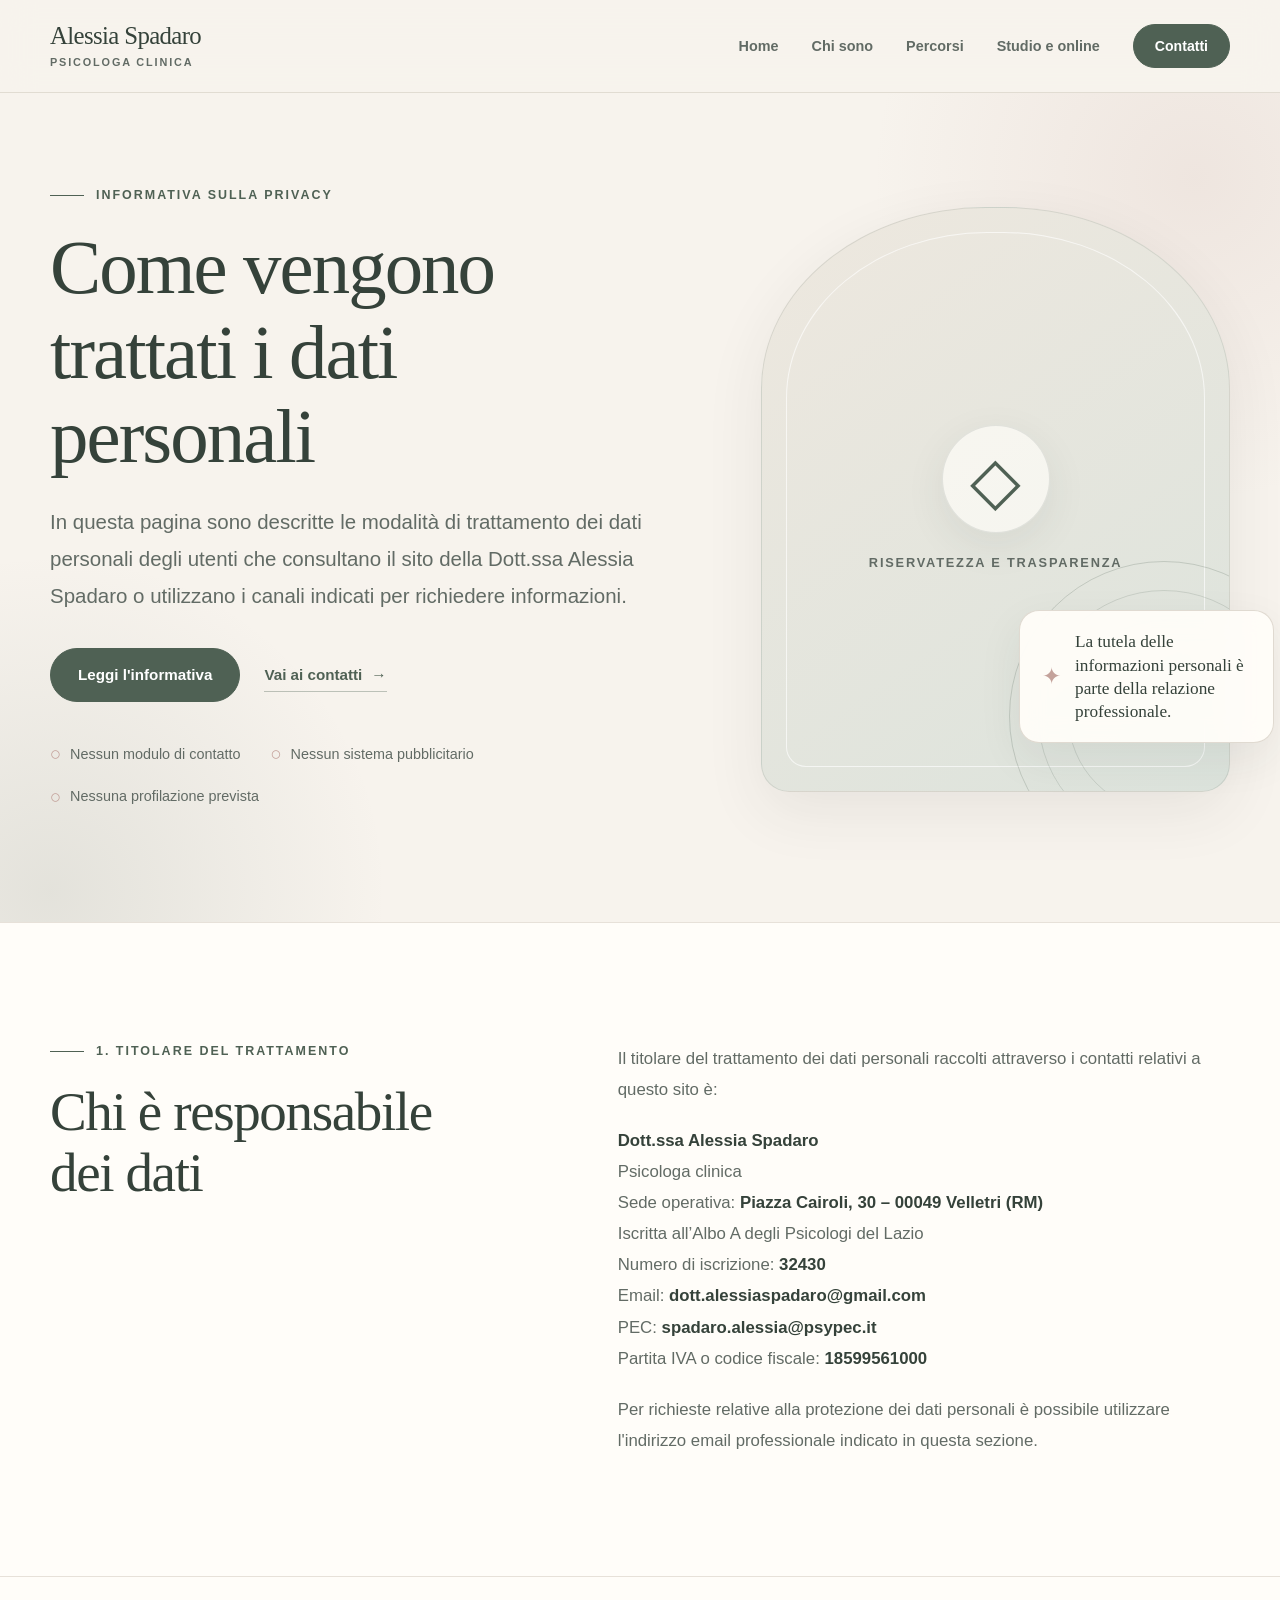
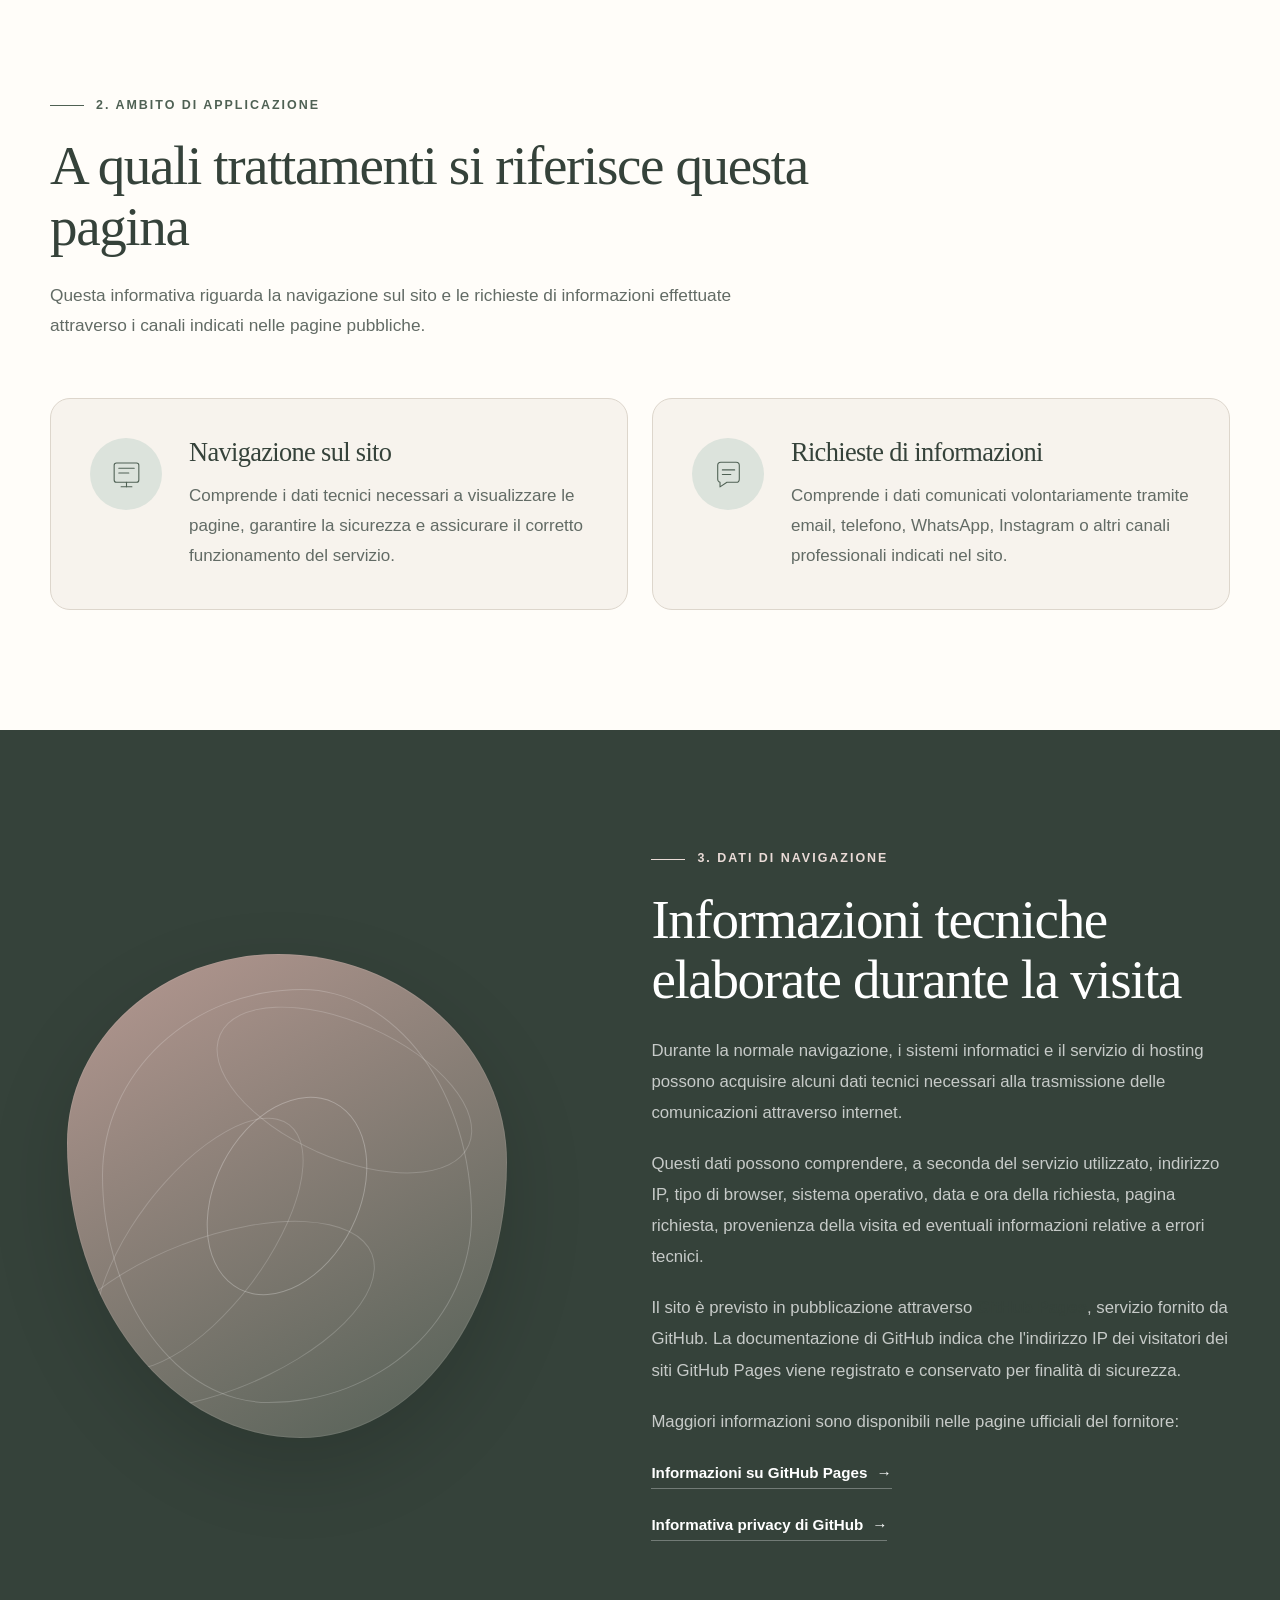
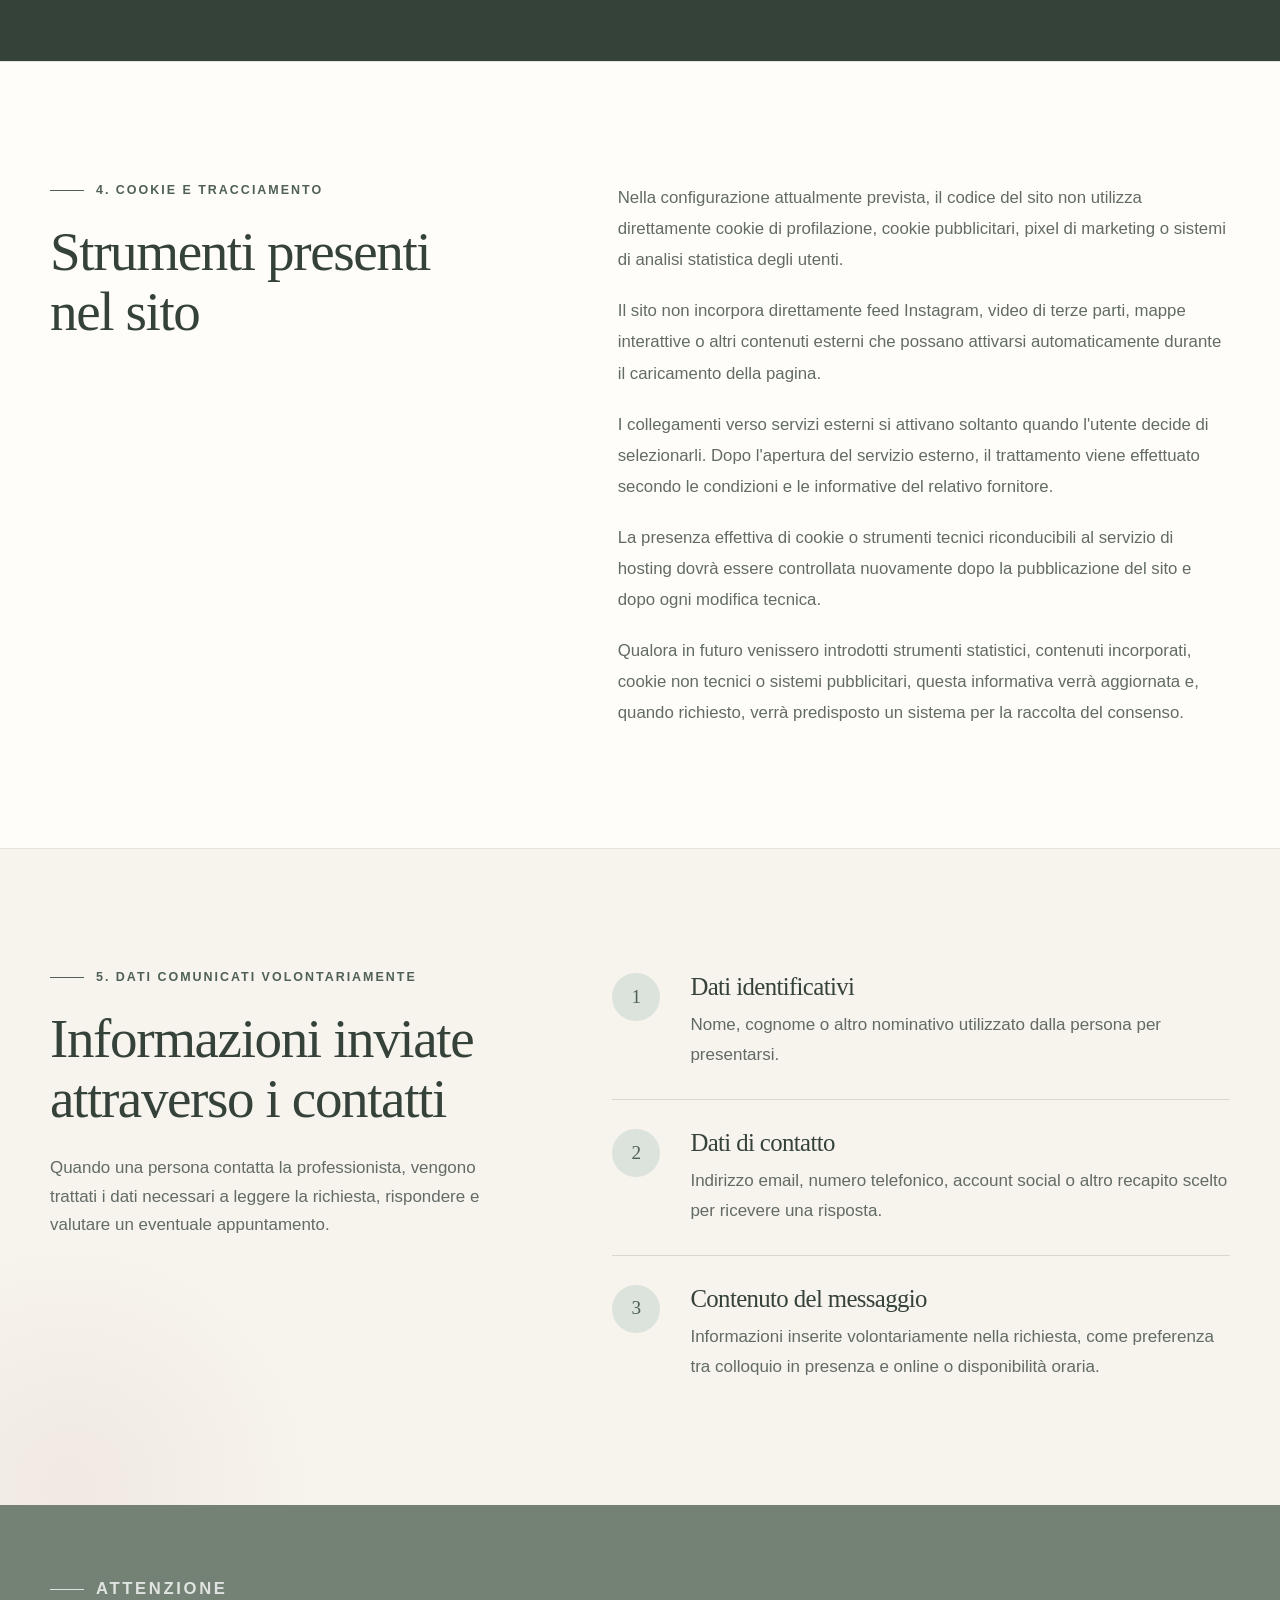
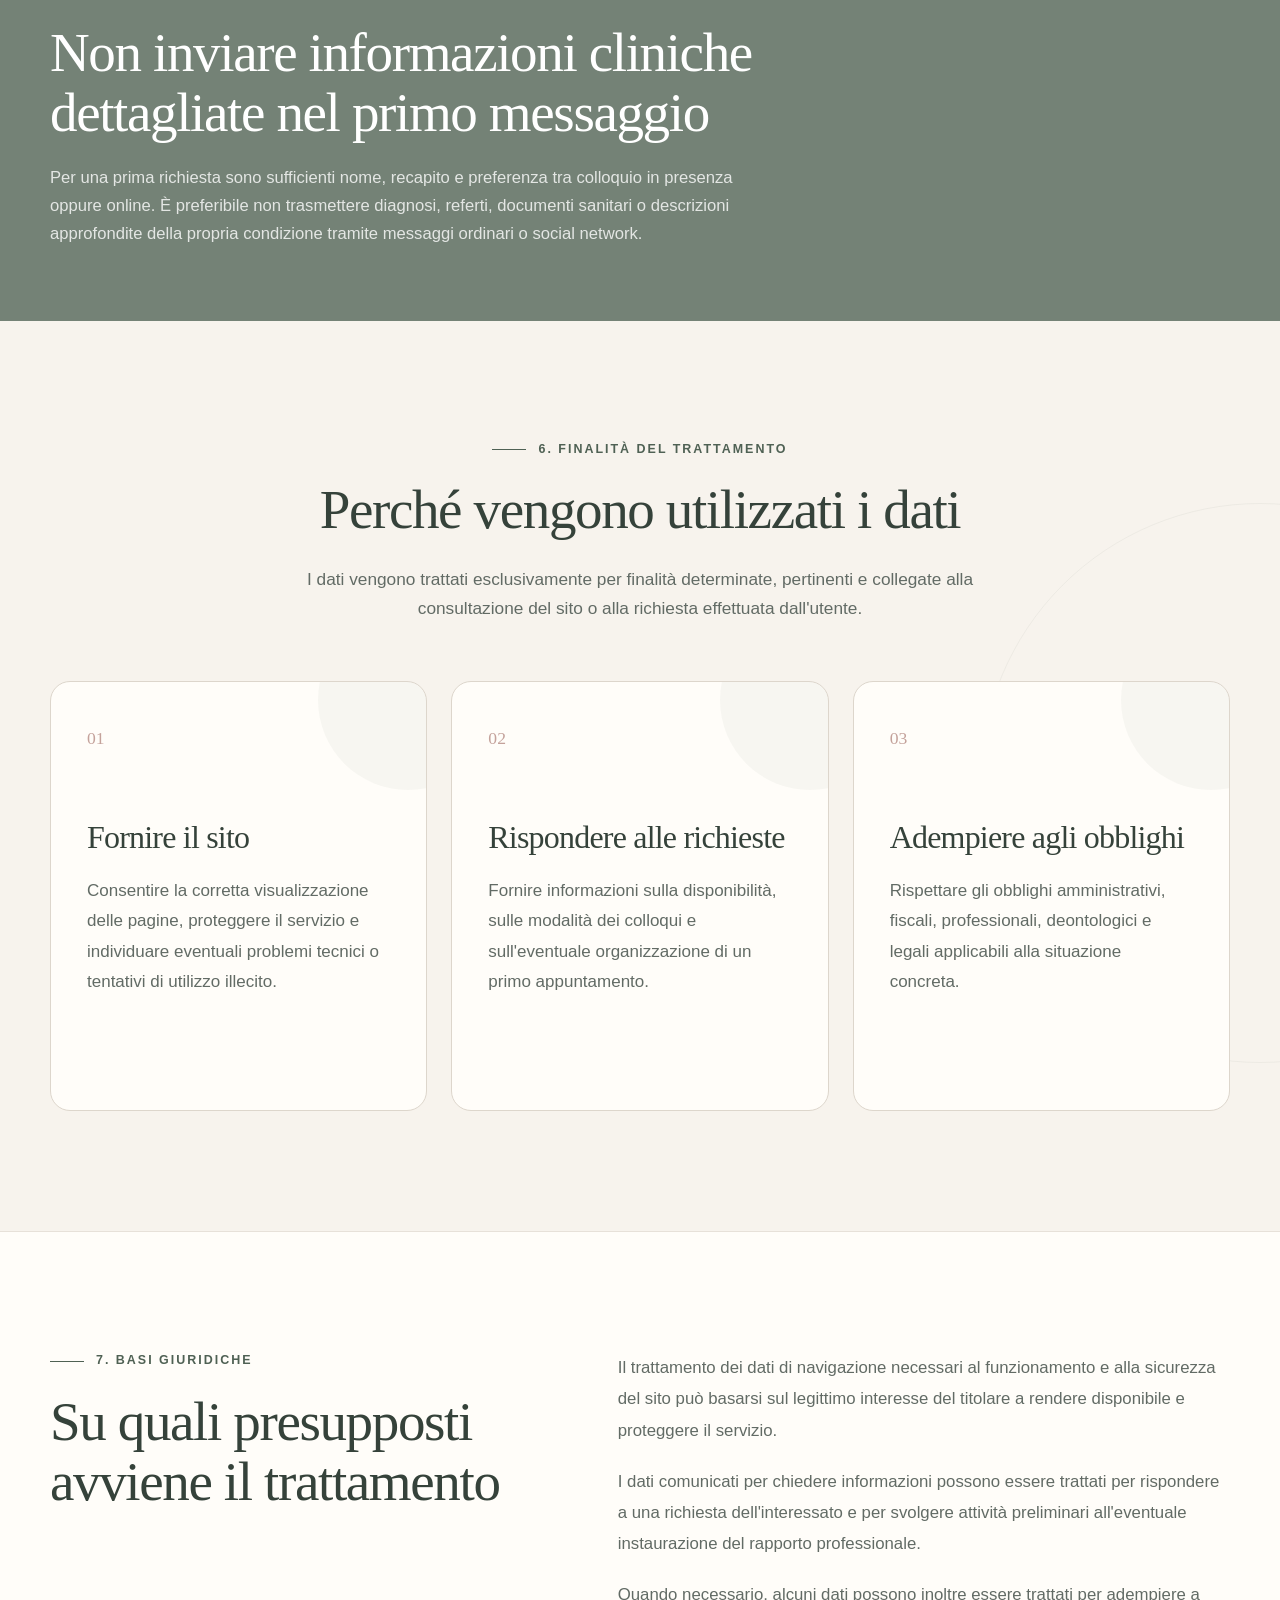
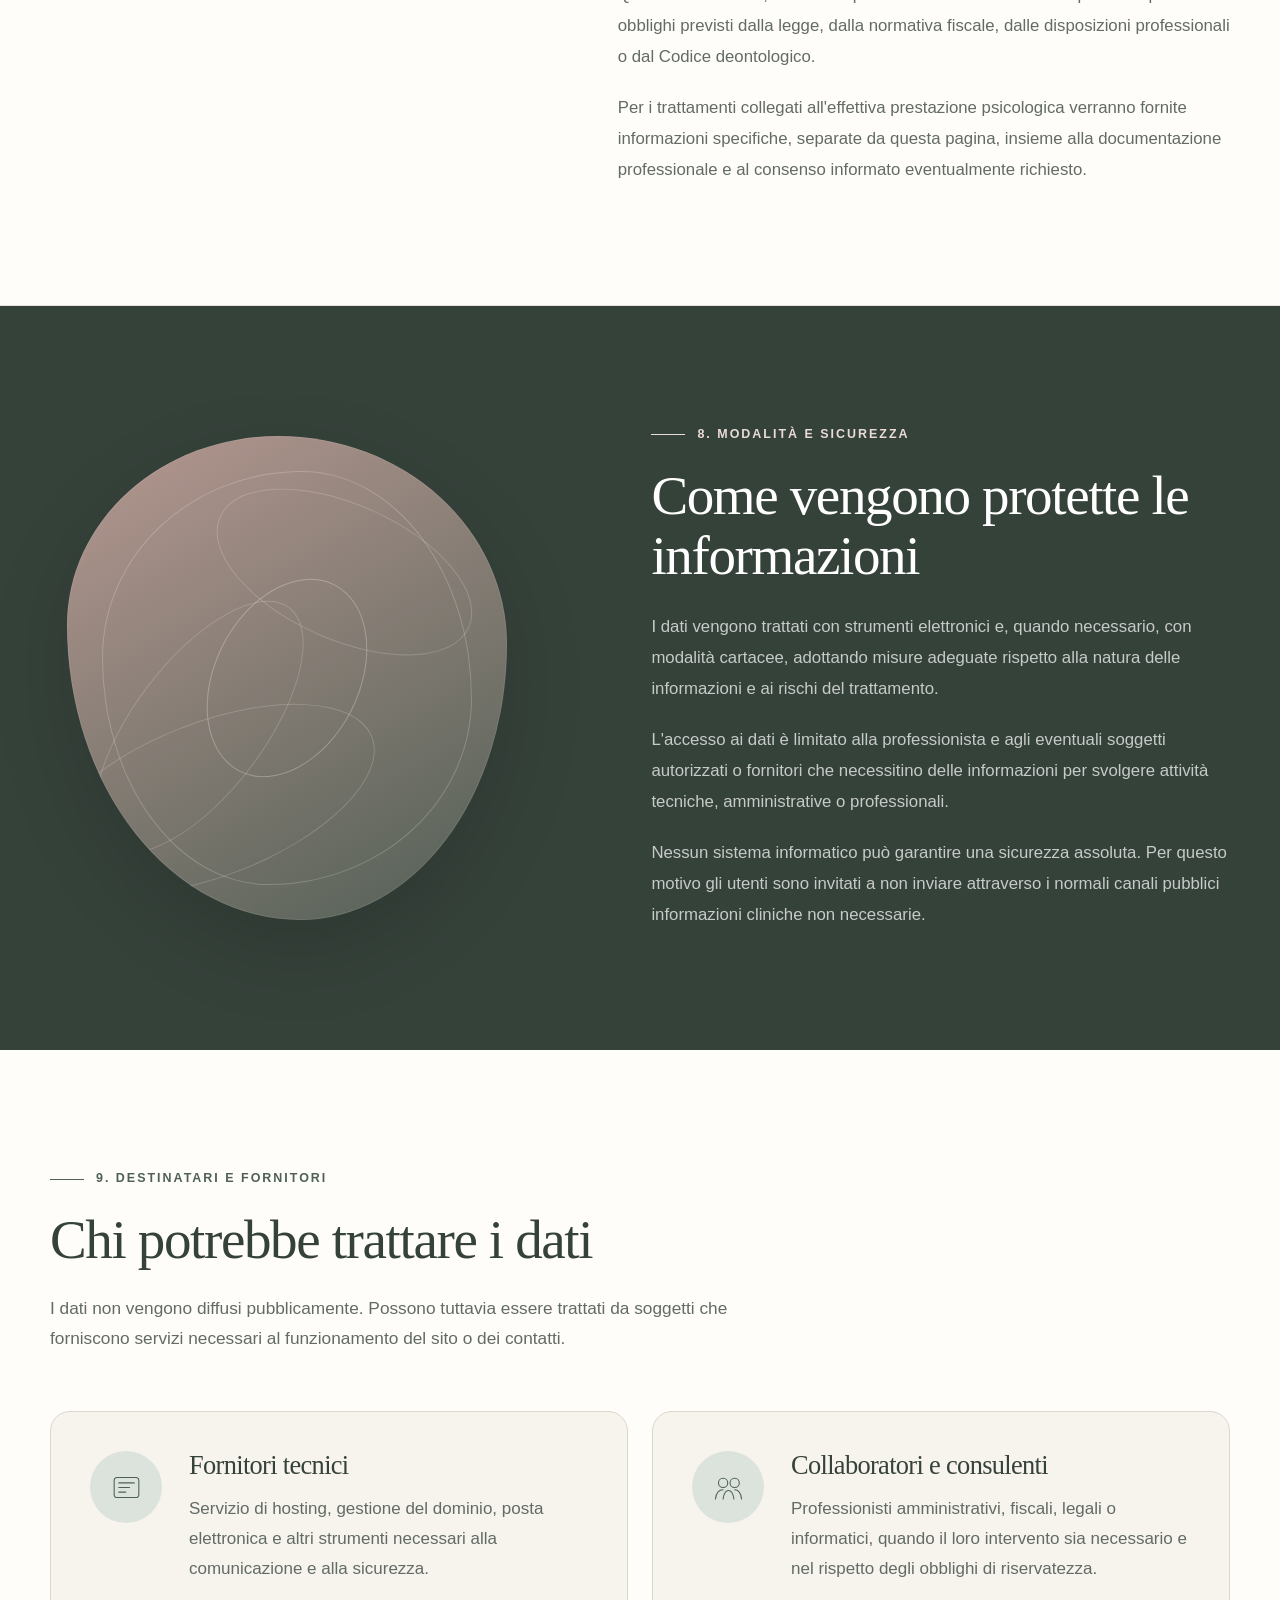
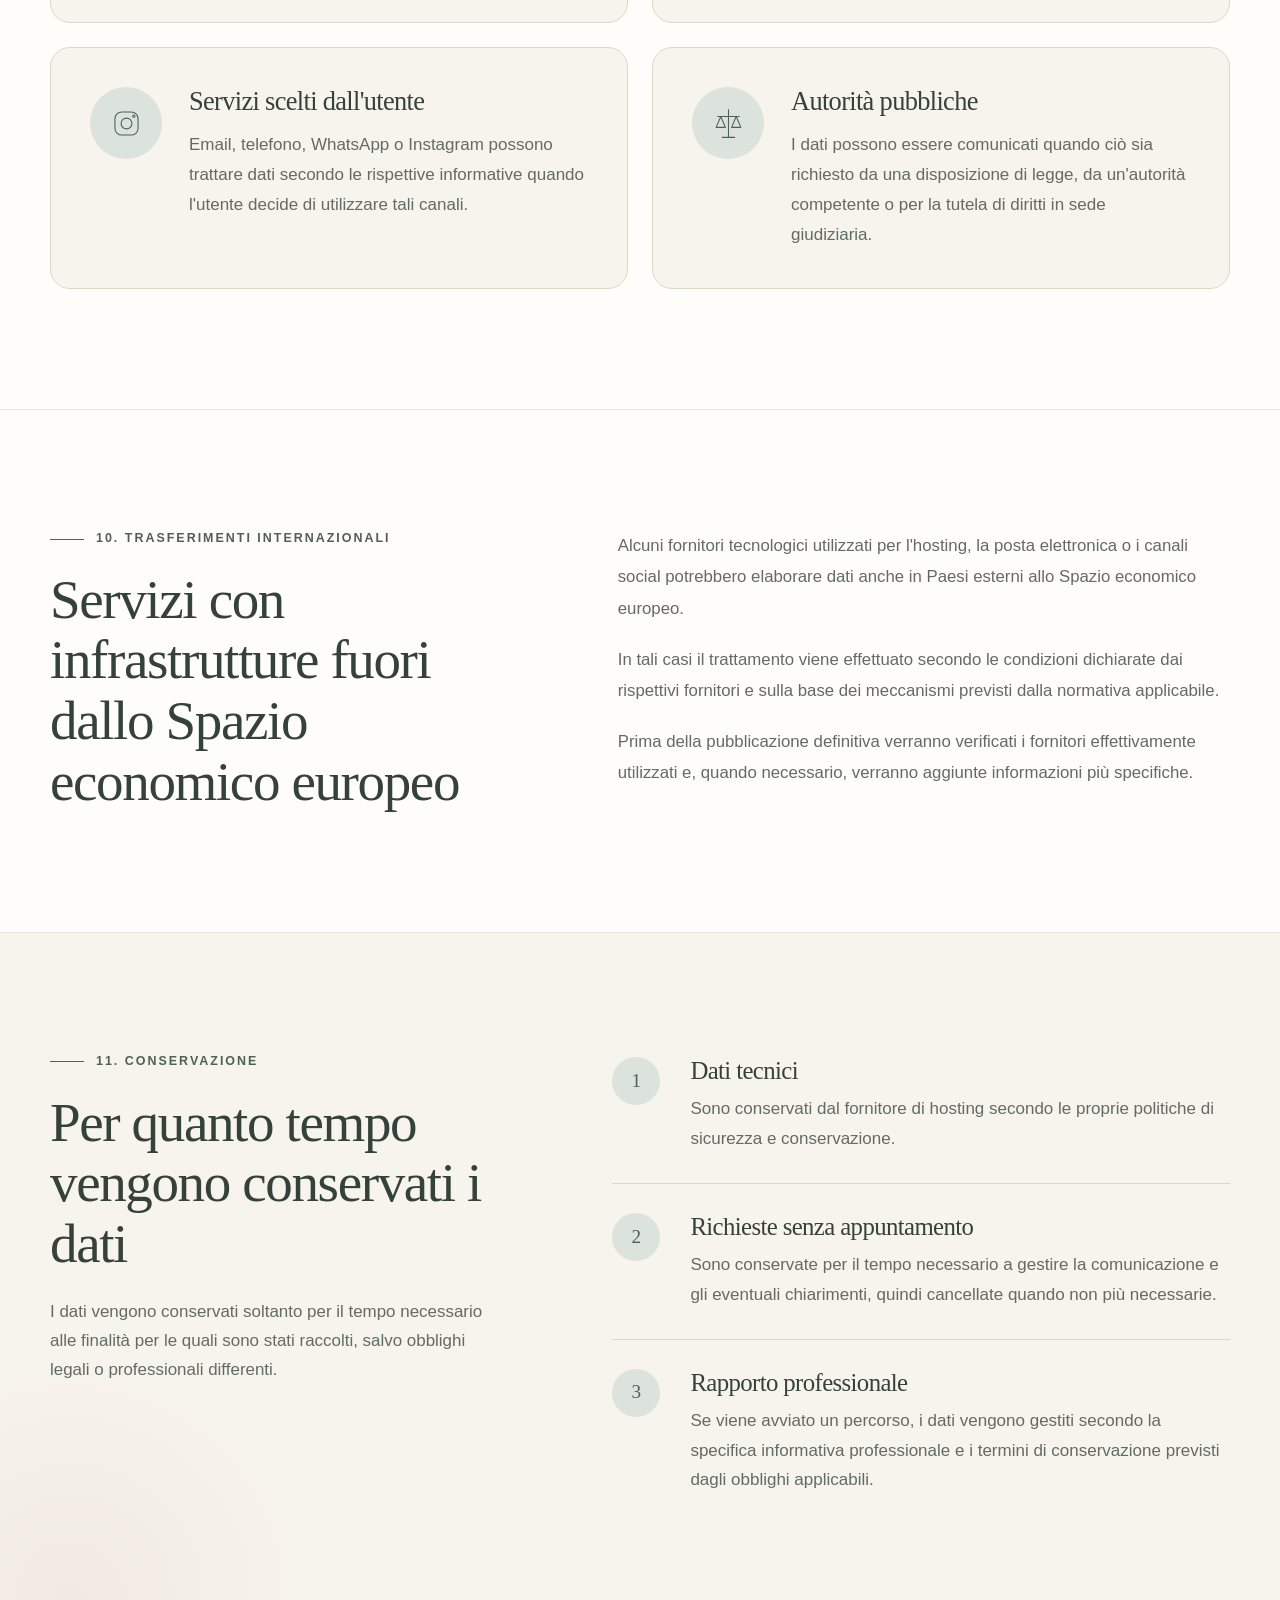
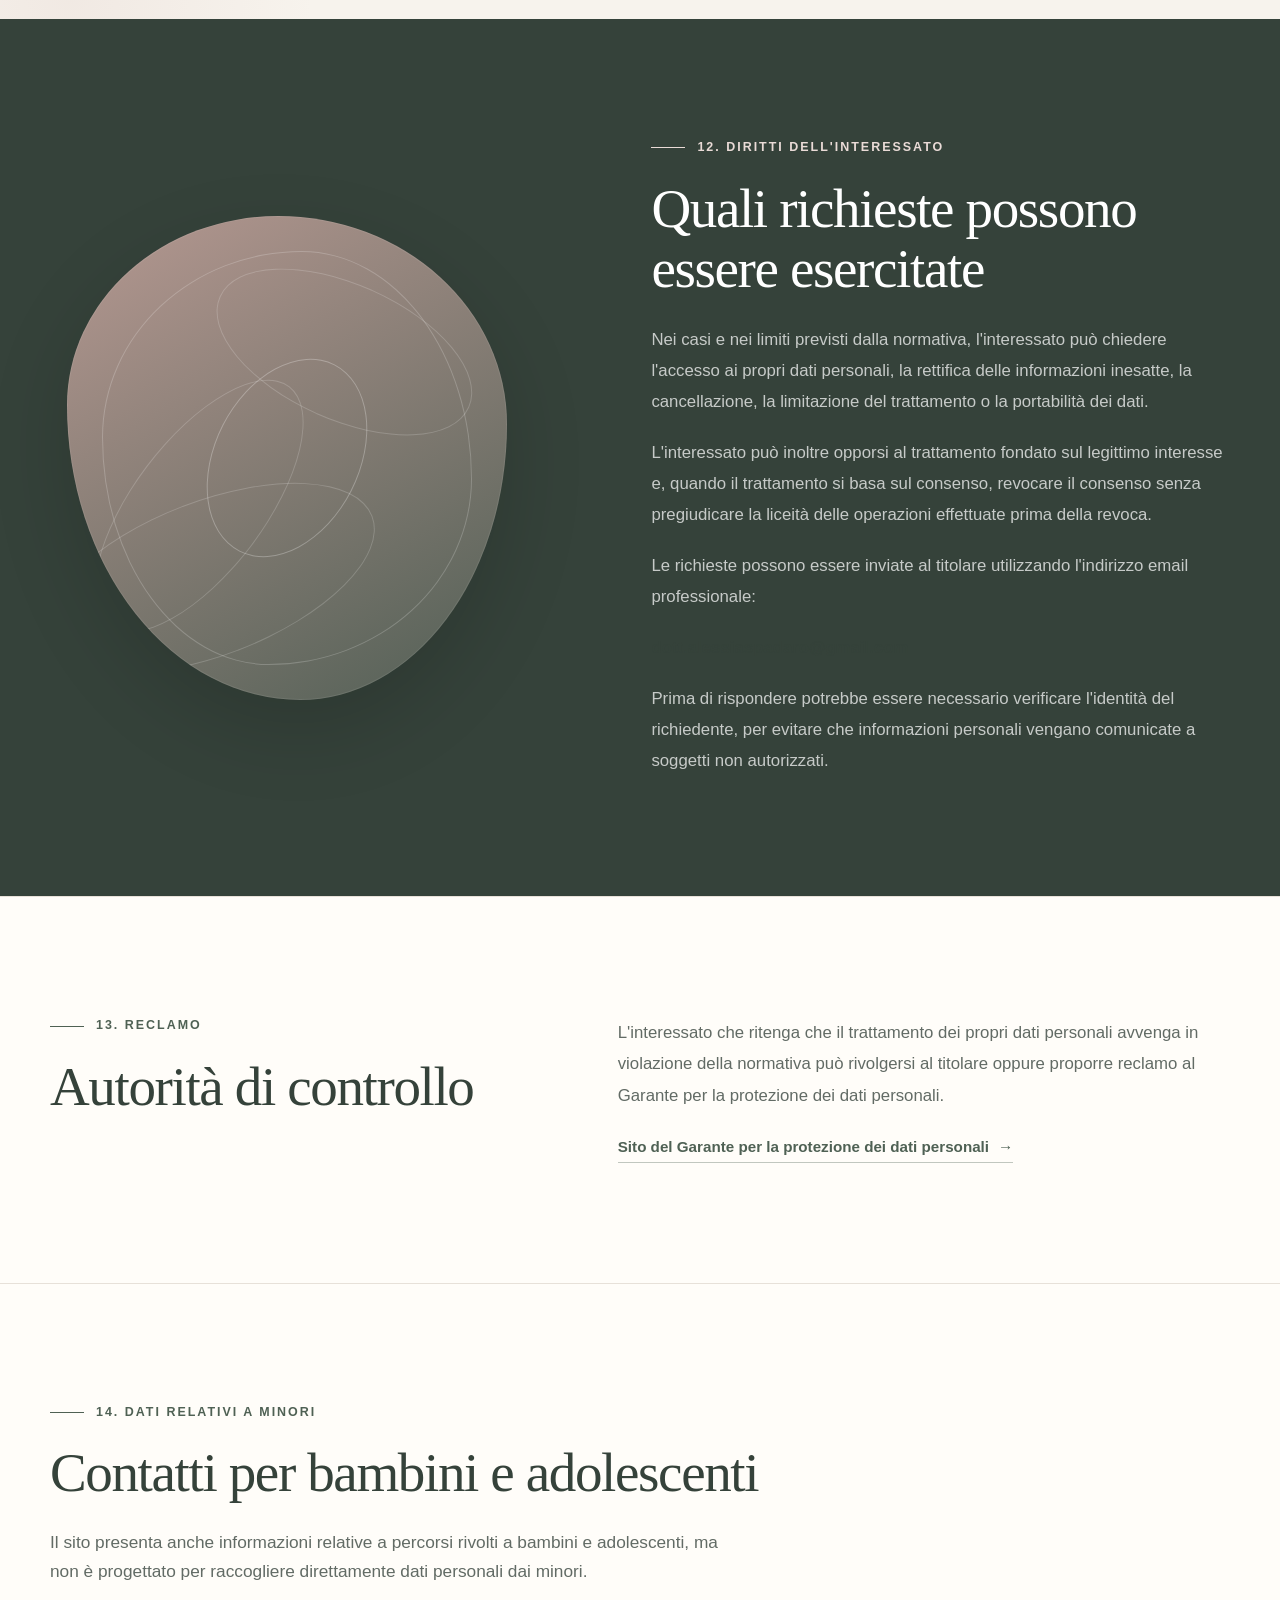
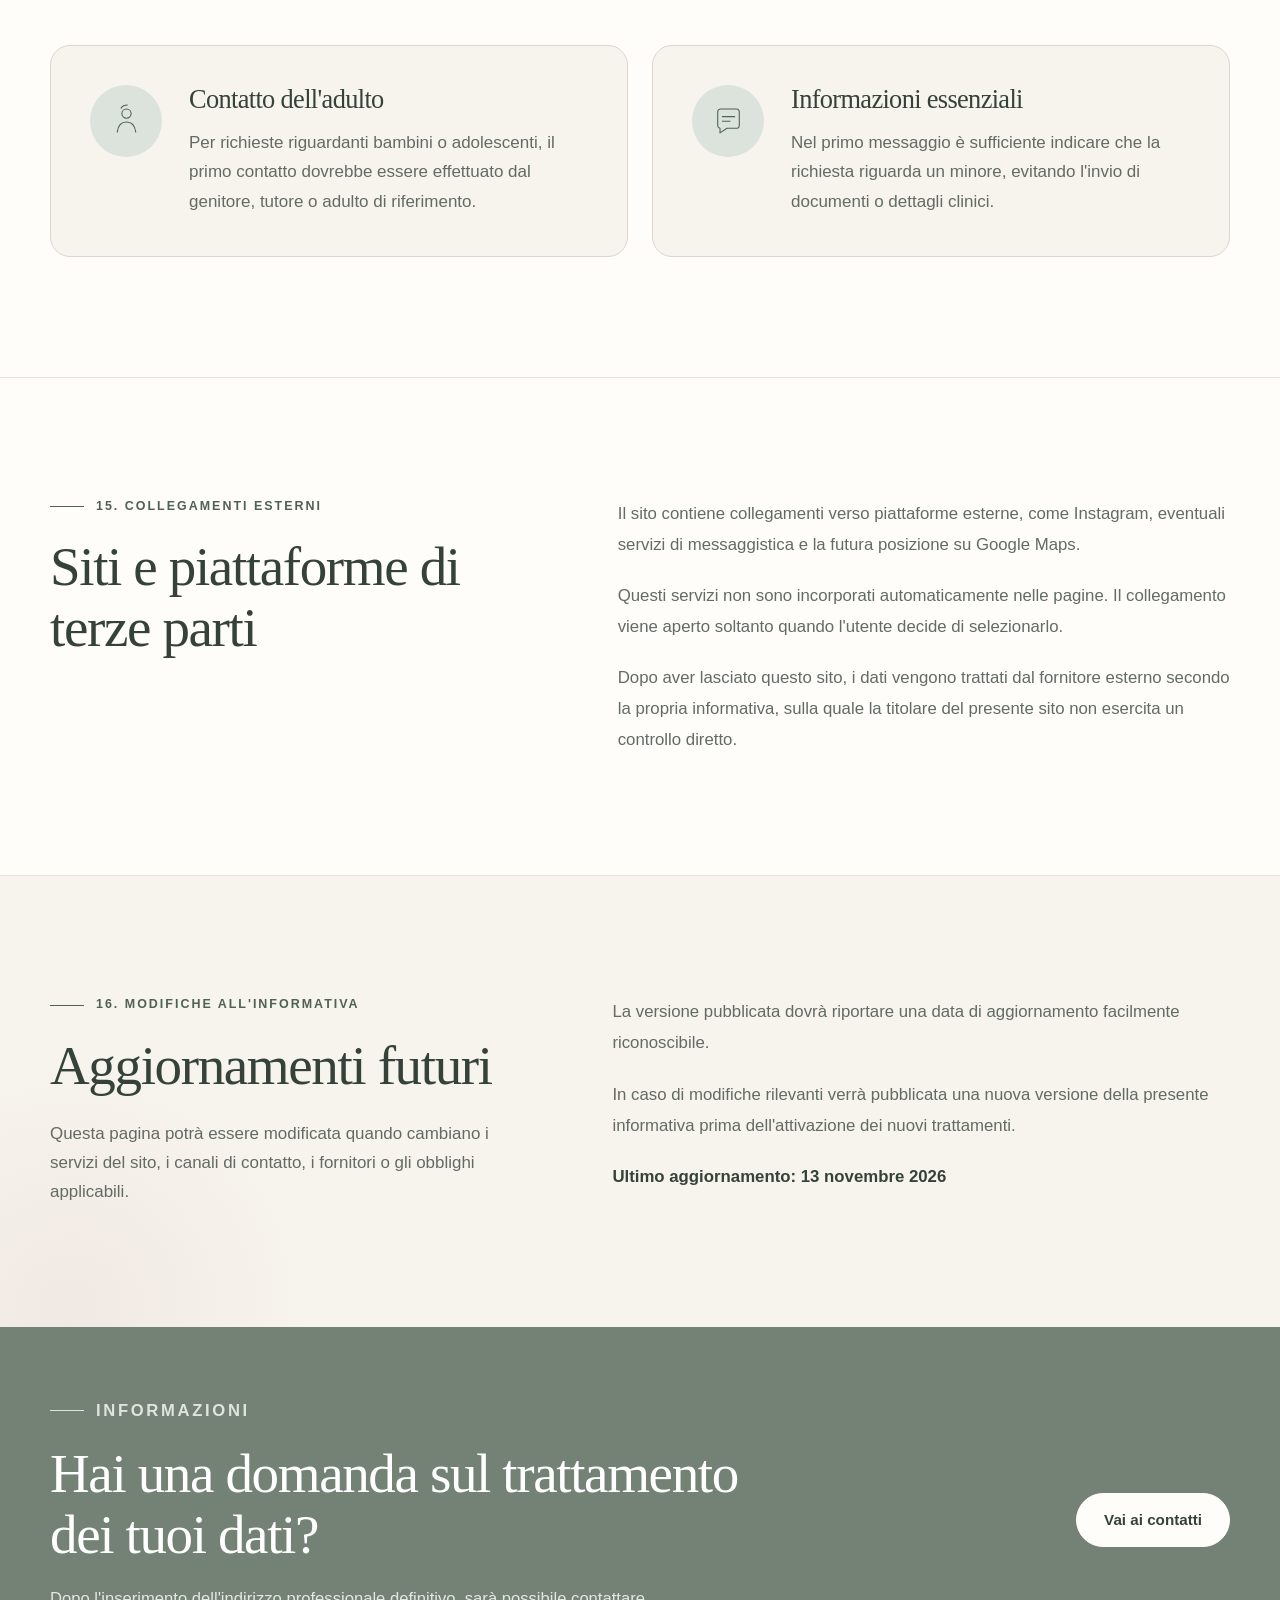
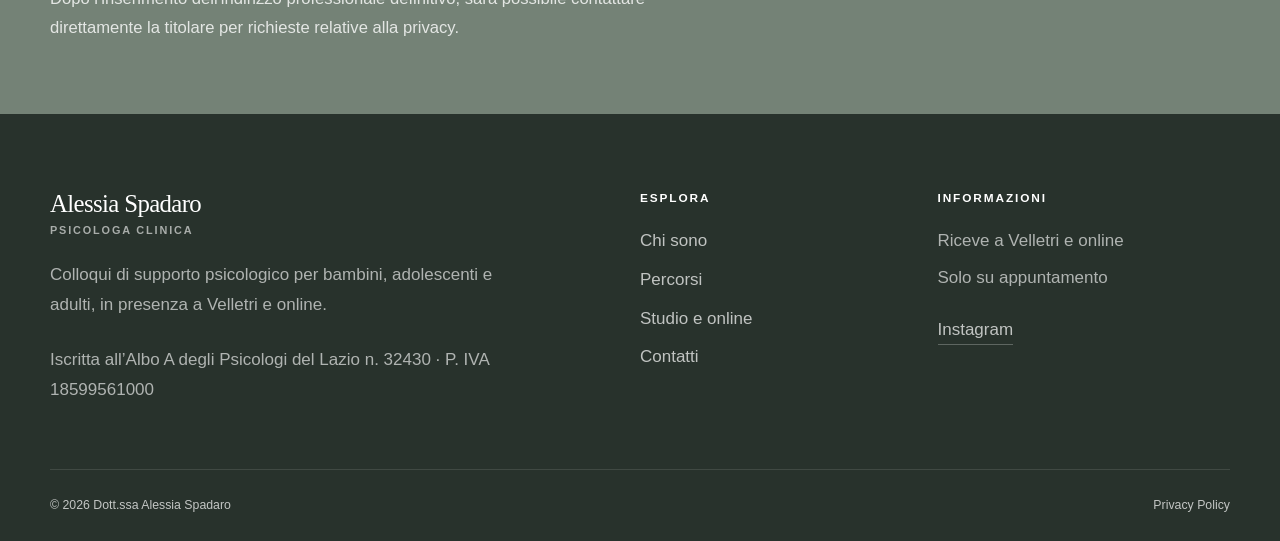
<file: privacy.html>
<!DOCTYPE html>
<html lang="it">
<head>
    <meta charset="UTF-8">

    <meta
            name="viewport"
            content="width=device-width, initial-scale=1"
    >

    <title>Privacy Policy | Dott.ssa Alessia Spadaro</title>

    <meta
            name="description"
            content="Informativa sul trattamento dei dati personali del sito della Dott.ssa Alessia Spadaro, psicologa clinica a Velletri e online."
    >

    <!--
        La pagina privacy non è una pagina destinata al posizionamento SEO.
        I motori di ricerca possono seguire i collegamenti, ma non devono
        necessariamente mostrare questa pagina tra i risultati.
    -->
    <meta name="robots" content="noindex, follow">

    <meta name="theme-color" content="#f7f3ed">

    <link rel="icon" href="favicon.svg" type="image/svg+xml">

    <link rel="stylesheet" href="assets/css/style.css">

    <script src="assets/js/main.js" defer></script>
</head>

<body>

<a class="skip-link" href="#contenuto">
    Vai al contenuto principale
</a>


<!-- =========================================================
     HEADER
     ========================================================= -->

<header class="site-header" id="inizio">
    <div class="container site-header__inner">

        <a
                class="brand"
                href="index.html"
                aria-label="Dott.ssa Alessia Spadaro - Homepage"
        >
            <span class="brand__name">
                Alessia Spadaro
            </span>

            <span class="brand__profession">
                Psicologa clinica
            </span>
        </a>

        <button
                class="menu-button"
                type="button"
                aria-expanded="false"
                aria-controls="menu-principale"
                aria-label="Apri il menu"
        >
            <span class="menu-button__label">
                Menu
            </span>

            <span
                    class="menu-button__icon"
                    aria-hidden="true"
            >
                <span></span>
                <span></span>
                <span></span>
            </span>
        </button>

        <nav
                class="main-navigation"
                id="menu-principale"
                aria-label="Navigazione principale"
        >
            <ul class="main-navigation__list">

                <li>
                    <a href="index.html">
                        Home
                    </a>
                </li>

                <li>
                    <a href="chi-sono.html">
                        Chi sono
                    </a>
                </li>

                <li>
                    <a href="percorsi.html">
                        Percorsi
                    </a>
                </li>

                <li>
                    <a href="studio-online.html">
                        Studio e online
                    </a>
                </li>

                <li>
                    <a
                            class="button button--small"
                            href="contatti.html"
                    >
                        Contatti
                    </a>
                </li>

            </ul>
        </nav>

    </div>
</header>


<!-- =========================================================
     CONTENUTO PRINCIPALE
     ========================================================= -->

<main id="contenuto">

    <!-- =====================================================
         HERO
         ===================================================== -->

    <section class="hero">
        <div class="container hero__grid">

            <div class="hero__content">

                <p class="eyebrow">
                    Informativa sulla privacy
                </p>

                <h1>
                    Come vengono trattati i dati personali
                </h1>

                <p class="hero__description">
                    In questa pagina sono descritte le modalità di trattamento
                    dei dati personali degli utenti che consultano il sito
                    della Dott.ssa Alessia Spadaro o utilizzano i canali
                    indicati per richiedere informazioni.
                </p>

                <div class="hero__actions">
                    <a
                            class="button"
                            href="#titolare"
                    >
                        Leggi l'informativa
                    </a>

                    <a
                            class="text-link"
                            href="contatti.html"
                    >
                        Vai ai contatti
                        <span aria-hidden="true">→</span>
                    </a>
                </div>

                <ul
                        class="hero__details"
                        aria-label="Caratteristiche del sito"
                >
                    <li>
                        <span aria-hidden="true">○</span>
                        Nessun modulo di contatto
                    </li>

                    <li>
                        <span aria-hidden="true">○</span>
                        Nessun sistema pubblicitario
                    </li>

                    <li>
                        <span aria-hidden="true">○</span>
                        Nessuna profilazione prevista
                    </li>
                </ul>

            </div>

            <div class="hero__visual">

                <div
                        class="portrait-placeholder"
                        role="img"
                        aria-label="Elemento grafico dedicato alla tutela della privacy"
                >
                    <span
                            class="portrait-placeholder__decoration"
                            aria-hidden="true"
                    ></span>

                    <div class="portrait-placeholder__content">
                        <span aria-hidden="true">◇</span>
                        <p>Riservatezza e trasparenza</p>
                    </div>
                </div>

                <div class="hero__note">
                    <span
                            class="hero__note-symbol"
                            aria-hidden="true"
                    >
                        ✦
                    </span>

                    <p>
                        La tutela delle informazioni personali è parte
                        della relazione professionale.
                    </p>
                </div>

            </div>

        </div>
    </section>


    <!-- =====================================================
         TITOLARE
         ===================================================== -->

    <section class="intro section" id="titolare">
        <div class="container intro__grid">

            <div>
                <p class="eyebrow">
                    1. Titolare del trattamento
                </p>

                <h2>
                    Chi è responsabile dei dati
                </h2>
            </div>

            <div class="prose">

                <p>
                    Il titolare del trattamento dei dati personali raccolti
                    attraverso i contatti relativi a questo sito è:
                </p>

                <p>
                    <strong>
                        Dott.ssa Alessia Spadaro
                    </strong>
                    <br>
                    Psicologa clinica
                    <br>
                    Sede operativa:
                    <strong>Piazza Cairoli, 30 – 00049 Velletri (RM)</strong>
                    <br>
                    Iscritta all’Albo A degli Psicologi del Lazio
                    <br>
                    Numero di iscrizione:
                    <strong>32430</strong>
                    <br>
                    Email:
                    <strong>dott.alessiaspadaro@gmail.com</strong>
                    <br>
                    PEC:
                    <strong>spadaro.alessia@psypec.it</strong>
                    <br>
                    Partita IVA o codice fiscale:
                    <strong>18599561000</strong>
                </p>

                <p>
                    Per richieste relative alla protezione dei dati personali
                    è possibile utilizzare l'indirizzo email professionale
                    indicato in questa sezione.
                </p>

            </div>

        </div>
    </section>


    <!-- =====================================================
         AMBITO DELL'INFORMATIVA
         ===================================================== -->

    <section class="modalities section">
        <div class="container">

            <div class="section-heading">
                <p class="eyebrow">
                    2. Ambito di applicazione
                </p>

                <h2>
                    A quali trattamenti si riferisce questa pagina
                </h2>

                <p>
                    Questa informativa riguarda la navigazione sul sito
                    e le richieste di informazioni effettuate attraverso
                    i canali indicati nelle pagine pubbliche.
                </p>
            </div>

            <div class="modalities__grid">

                <article class="modality-card">

                    <div
                            class="modality-card__icon"
                            aria-hidden="true"
                    >
                        <svg
                                viewBox="0 0 48 48"
                                role="presentation"
                                focusable="false"
                        >
                            <rect
                                    x="8"
                                    y="9"
                                    width="32"
                                    height="25"
                                    rx="3"
                            ></rect>

                            <path d="M17 40h14"></path>
                            <path d="M24 34v6"></path>
                            <path d="M14 16h20"></path>
                            <path d="M14 22h13"></path>
                        </svg>
                    </div>

                    <div>
                        <h3>Navigazione sul sito</h3>

                        <p>
                            Comprende i dati tecnici necessari a visualizzare
                            le pagine, garantire la sicurezza e assicurare
                            il corretto funzionamento del servizio.
                        </p>
                    </div>

                </article>

                <article class="modality-card">

                    <div
                            class="modality-card__icon"
                            aria-hidden="true"
                    >
                        <svg
                                viewBox="0 0 48 48"
                                role="presentation"
                                focusable="false"
                        >
                            <path
                                    d="M10 12a4 4 0 0 1 4-4h20
                                a4 4 0 0 1 4 4v18
                                a4 4 0 0 1-4 4H22
                                l-9 6v-6a4 4 0 0 1-3-4Z"
                            ></path>

                            <path d="M16 18h16"></path>
                            <path d="M16 24h11"></path>
                        </svg>
                    </div>

                    <div>
                        <h3>Richieste di informazioni</h3>

                        <p>
                            Comprende i dati comunicati volontariamente
                            tramite email, telefono, WhatsApp, Instagram
                            o altri canali professionali indicati nel sito.
                        </p>
                    </div>

                </article>

            </div>

        </div>
    </section>


    <!-- =====================================================
         DATI DI NAVIGAZIONE
         ===================================================== -->

    <section class="approach section">
        <div class="container approach__grid">

            <div class="approach__visual" aria-hidden="true">

                <div class="organic-shape">

                    <span
                            class="organic-shape__line
                        organic-shape__line--one"
                    ></span>

                    <span
                            class="organic-shape__line
                        organic-shape__line--two"
                    ></span>

                    <span
                            class="organic-shape__line
                        organic-shape__line--three"
                    ></span>

                </div>

            </div>

            <div class="approach__content">

                <p class="eyebrow">
                    3. Dati di navigazione
                </p>

                <h2>
                    Informazioni tecniche elaborate durante la visita
                </h2>

                <div class="prose">

                    <p>
                        Durante la normale navigazione, i sistemi informatici
                        e il servizio di hosting possono acquisire alcuni
                        dati tecnici necessari alla trasmissione delle
                        comunicazioni attraverso internet.
                    </p>

                    <p>
                        Questi dati possono comprendere, a seconda del
                        servizio utilizzato, indirizzo IP, tipo di browser,
                        sistema operativo, data e ora della richiesta,
                        pagina richiesta, provenienza della visita ed
                        eventuali informazioni relative a errori tecnici.
                    </p>

                    <p>
                        Il sito è previsto in pubblicazione attraverso
                        <strong>GitHub Pages</strong>, servizio fornito
                        da GitHub. La documentazione di GitHub indica che
                        l'indirizzo IP dei visitatori dei siti GitHub Pages
                        viene registrato e conservato per finalità di sicurezza.
                    </p>

                    <p>
                        Maggiori informazioni sono disponibili nelle pagine
                        ufficiali del fornitore:
                    </p>

                    <p>
                        <a
                                class="text-link"
                                href="https://docs.github.com/en/pages/getting-started-with-github-pages/what-is-github-pages"
                                target="_blank"
                                rel="noopener noreferrer"
                        >
                            Informazioni su GitHub Pages
                            <span aria-hidden="true">→</span>

                            <span class="visually-hidden">
                                Si apre in una nuova scheda
                            </span>
                        </a>
                    </p>

                    <p>
                        <a
                                class="text-link"
                                href="https://docs.github.com/site-policy/privacy-policies/github-privacy-statement"
                                target="_blank"
                                rel="noopener noreferrer"
                        >
                            Informativa privacy di GitHub
                            <span aria-hidden="true">→</span>

                            <span class="visually-hidden">
                                Si apre in una nuova scheda
                            </span>
                        </a>
                    </p>

                </div>

            </div>

        </div>
    </section>


    <!-- =====================================================
         COOKIE
         ===================================================== -->

    <section class="intro section">
        <div class="container intro__grid">

            <div>
                <p class="eyebrow">
                    4. Cookie e tracciamento
                </p>

                <h2>
                    Strumenti presenti nel sito
                </h2>
            </div>

            <div class="prose">

                <p>
                    Nella configurazione attualmente prevista, il codice del
                    sito non utilizza direttamente cookie di profilazione,
                    cookie pubblicitari, pixel di marketing o sistemi
                    di analisi statistica degli utenti.
                </p>

                <p>
                    Il sito non incorpora direttamente feed Instagram,
                    video di terze parti, mappe interattive o altri contenuti
                    esterni che possano attivarsi automaticamente durante
                    il caricamento della pagina.
                </p>

                <p>
                    I collegamenti verso servizi esterni si attivano soltanto
                    quando l'utente decide di selezionarli. Dopo l'apertura
                    del servizio esterno, il trattamento viene effettuato
                    secondo le condizioni e le informative del relativo
                    fornitore.
                </p>

                <p>
                    La presenza effettiva di cookie o strumenti tecnici
                    riconducibili al servizio di hosting dovrà essere
                    controllata nuovamente dopo la pubblicazione del sito
                    e dopo ogni modifica tecnica.
                </p>

                <p>
                    Qualora in futuro venissero introdotti strumenti
                    statistici, contenuti incorporati, cookie non tecnici
                    o sistemi pubblicitari, questa informativa verrà
                    aggiornata e, quando richiesto, verrà predisposto
                    un sistema per la raccolta del consenso.
                </p>

            </div>

        </div>
    </section>


    <!-- =====================================================
         DATI COMUNICATI DALL'UTENTE
         ===================================================== -->

    <section class="first-contact section">
        <div class="container first-contact__grid">

            <div>
                <p class="eyebrow">
                    5. Dati comunicati volontariamente
                </p>

                <h2>
                    Informazioni inviate attraverso i contatti
                </h2>

                <p class="first-contact__introduction">
                    Quando una persona contatta la professionista, vengono
                    trattati i dati necessari a leggere la richiesta,
                    rispondere e valutare un eventuale appuntamento.
                </p>
            </div>

            <ol class="steps-list">

                <li class="steps-list__item">

                    <span class="steps-list__number">
                        1
                    </span>

                    <div>
                        <h3>Dati identificativi</h3>

                        <p>
                            Nome, cognome o altro nominativo utilizzato
                            dalla persona per presentarsi.
                        </p>
                    </div>

                </li>

                <li class="steps-list__item">

                    <span class="steps-list__number">
                        2
                    </span>

                    <div>
                        <h3>Dati di contatto</h3>

                        <p>
                            Indirizzo email, numero telefonico, account social
                            o altro recapito scelto per ricevere una risposta.
                        </p>
                    </div>

                </li>

                <li class="steps-list__item">

                    <span class="steps-list__number">
                        3
                    </span>

                    <div>
                        <h3>Contenuto del messaggio</h3>

                        <p>
                            Informazioni inserite volontariamente nella
                            richiesta, come preferenza tra colloquio
                            in presenza e online o disponibilità oraria.
                        </p>
                    </div>

                </li>

            </ol>

        </div>
    </section>


    <!-- =====================================================
         DATI SULLA SALUTE
         ===================================================== -->

    <section class="contact-banner">
        <div class="container contact-banner__inner">

            <div>
                <p class="eyebrow">
                    Attenzione
                </p>

                <h2>
                    Non inviare informazioni cliniche dettagliate nel primo messaggio
                </h2>

                <p>
                    Per una prima richiesta sono sufficienti nome, recapito
                    e preferenza tra colloquio in presenza oppure online.
                    È preferibile non trasmettere diagnosi, referti, documenti
                    sanitari o descrizioni approfondite della propria
                    condizione tramite messaggi ordinari o social network.
                </p>
            </div>

        </div>
    </section>


    <!-- =====================================================
         FINALITÀ
         ===================================================== -->

    <section class="paths section">
        <div class="container">

            <div class="section-heading section-heading--center">
                <p class="eyebrow">
                    6. Finalità del trattamento
                </p>

                <h2>
                    Perché vengono utilizzati i dati
                </h2>

                <p>
                    I dati vengono trattati esclusivamente per finalità
                    determinate, pertinenti e collegate alla consultazione
                    del sito o alla richiesta effettuata dall'utente.
                </p>
            </div>

            <div class="cards-grid">

                <article class="path-card">

                    <span
                            class="path-card__number"
                            aria-hidden="true"
                    >
                        01
                    </span>

                    <h3>Fornire il sito</h3>

                    <p>
                        Consentire la corretta visualizzazione delle pagine,
                        proteggere il servizio e individuare eventuali
                        problemi tecnici o tentativi di utilizzo illecito.
                    </p>

                </article>

                <article class="path-card">

                    <span
                            class="path-card__number"
                            aria-hidden="true"
                    >
                        02
                    </span>

                    <h3>Rispondere alle richieste</h3>

                    <p>
                        Fornire informazioni sulla disponibilità, sulle
                        modalità dei colloqui e sull'eventuale organizzazione
                        di un primo appuntamento.
                    </p>

                </article>

                <article class="path-card">

                    <span
                            class="path-card__number"
                            aria-hidden="true"
                    >
                        03
                    </span>

                    <h3>Adempiere agli obblighi</h3>

                    <p>
                        Rispettare gli obblighi amministrativi, fiscali,
                        professionali, deontologici e legali applicabili
                        alla situazione concreta.
                    </p>

                </article>

            </div>

        </div>
    </section>


    <!-- =====================================================
         BASI GIURIDICHE
         ===================================================== -->

    <section class="intro section">
        <div class="container intro__grid">

            <div>
                <p class="eyebrow">
                    7. Basi giuridiche
                </p>

                <h2>
                    Su quali presupposti avviene il trattamento
                </h2>
            </div>

            <div class="prose">

                <p>
                    Il trattamento dei dati di navigazione necessari
                    al funzionamento e alla sicurezza del sito può basarsi
                    sul legittimo interesse del titolare a rendere disponibile
                    e proteggere il servizio.
                </p>

                <p>
                    I dati comunicati per chiedere informazioni possono
                    essere trattati per rispondere a una richiesta
                    dell'interessato e per svolgere attività preliminari
                    all'eventuale instaurazione del rapporto professionale.
                </p>

                <p>
                    Quando necessario, alcuni dati possono inoltre essere
                    trattati per adempiere a obblighi previsti dalla legge,
                    dalla normativa fiscale, dalle disposizioni professionali
                    o dal Codice deontologico.
                </p>

                <p>
                    Per i trattamenti collegati all'effettiva prestazione
                    psicologica verranno fornite informazioni specifiche,
                    separate da questa pagina, insieme alla documentazione
                    professionale e al consenso informato eventualmente
                    richiesto.
                </p>

            </div>

        </div>
    </section>


    <!-- =====================================================
         MODALITÀ E SICUREZZA
         ===================================================== -->

    <section class="approach section">
        <div class="container approach__grid">

            <div class="approach__visual" aria-hidden="true">

                <div class="organic-shape">

                    <span
                            class="organic-shape__line
                        organic-shape__line--one"
                    ></span>

                    <span
                            class="organic-shape__line
                        organic-shape__line--two"
                    ></span>

                    <span
                            class="organic-shape__line
                        organic-shape__line--three"
                    ></span>

                </div>

            </div>

            <div class="approach__content">

                <p class="eyebrow">
                    8. Modalità e sicurezza
                </p>

                <h2>
                    Come vengono protette le informazioni
                </h2>

                <div class="prose">

                    <p>
                        I dati vengono trattati con strumenti elettronici
                        e, quando necessario, con modalità cartacee,
                        adottando misure adeguate rispetto alla natura
                        delle informazioni e ai rischi del trattamento.
                    </p>

                    <p>
                        L'accesso ai dati è limitato alla professionista
                        e agli eventuali soggetti autorizzati o fornitori
                        che necessitino delle informazioni per svolgere
                        attività tecniche, amministrative o professionali.
                    </p>

                    <p>
                        Nessun sistema informatico può garantire una sicurezza
                        assoluta. Per questo motivo gli utenti sono invitati
                        a non inviare attraverso i normali canali pubblici
                        informazioni cliniche non necessarie.
                    </p>

                </div>

            </div>

        </div>
    </section>


    <!-- =====================================================
         DESTINATARI
         ===================================================== -->

    <section class="modalities section">
        <div class="container">

            <div class="section-heading">
                <p class="eyebrow">
                    9. Destinatari e fornitori
                </p>

                <h2>
                    Chi potrebbe trattare i dati
                </h2>

                <p>
                    I dati non vengono diffusi pubblicamente. Possono tuttavia
                    essere trattati da soggetti che forniscono servizi
                    necessari al funzionamento del sito o dei contatti.
                </p>
            </div>

            <div class="modalities__grid">

                <article class="modality-card">

                    <div
                            class="modality-card__icon"
                            aria-hidden="true"
                    >
                        <svg
                                viewBox="0 0 48 48"
                                role="presentation"
                                focusable="false"
                        >
                            <rect
                                    x="8"
                                    y="11"
                                    width="32"
                                    height="26"
                                    rx="4"
                            ></rect>

                            <path d="M14 18h20"></path>
                            <path d="M14 24h14"></path>
                            <path d="M14 30h9"></path>
                        </svg>
                    </div>

                    <div>
                        <h3>Fornitori tecnici</h3>

                        <p>
                            Servizio di hosting, gestione del dominio,
                            posta elettronica e altri strumenti necessari
                            alla comunicazione e alla sicurezza.
                        </p>
                    </div>

                </article>

                <article class="modality-card">

                    <div
                            class="modality-card__icon"
                            aria-hidden="true"
                    >
                        <svg
                                viewBox="0 0 48 48"
                                role="presentation"
                                focusable="false"
                        >
                            <circle cx="17" cy="18" r="6"></circle>
                            <circle cx="32" cy="18" r="6"></circle>
                            <path d="M7 39c1-8 4-12 10-12"></path>
                            <path d="M41 39c-1-8-4-12-9-12"></path>
                            <path d="M17 39c1-7 3-11 7-11s6 4 7 11"></path>
                        </svg>
                    </div>

                    <div>
                        <h3>Collaboratori e consulenti</h3>

                        <p>
                            Professionisti amministrativi, fiscali, legali
                            o informatici, quando il loro intervento sia
                            necessario e nel rispetto degli obblighi
                            di riservatezza.
                        </p>
                    </div>

                </article>

                <article class="modality-card">

                    <div
                            class="modality-card__icon"
                            aria-hidden="true"
                    >
                        <svg
                                viewBox="0 0 48 48"
                                role="presentation"
                                focusable="false"
                        >
                            <rect
                                    x="9"
                                    y="9"
                                    width="30"
                                    height="30"
                                    rx="9"
                            ></rect>

                            <circle cx="24" cy="24" r="7"></circle>
                            <circle cx="33.5" cy="14.5" r="1.5"></circle>
                        </svg>
                    </div>

                    <div>
                        <h3>Servizi scelti dall'utente</h3>

                        <p>
                            Email, telefono, WhatsApp o Instagram possono
                            trattare dati secondo le rispettive informative
                            quando l'utente decide di utilizzare tali canali.
                        </p>
                    </div>

                </article>

                <article class="modality-card">

                    <div
                            class="modality-card__icon"
                            aria-hidden="true"
                    >
                        <svg
                                viewBox="0 0 48 48"
                                role="presentation"
                                focusable="false"
                        >
                            <path d="M24 6v36"></path>
                            <path d="M10 15h28"></path>
                            <path d="M14 15 8 29h12Z"></path>
                            <path d="m34 15-6 14h12Z"></path>
                            <path d="M16 42h16"></path>
                        </svg>
                    </div>

                    <div>
                        <h3>Autorità pubbliche</h3>

                        <p>
                            I dati possono essere comunicati quando ciò sia
                            richiesto da una disposizione di legge, da
                            un'autorità competente o per la tutela di diritti
                            in sede giudiziaria.
                        </p>
                    </div>

                </article>

            </div>

        </div>
    </section>


    <!-- =====================================================
         TRASFERIMENTI EXTRA SEE
         ===================================================== -->

    <section class="intro section">
        <div class="container intro__grid">

            <div>
                <p class="eyebrow">
                    10. Trasferimenti internazionali
                </p>

                <h2>
                    Servizi con infrastrutture fuori dallo Spazio economico europeo
                </h2>
            </div>

            <div class="prose">

                <p>
                    Alcuni fornitori tecnologici utilizzati per l'hosting,
                    la posta elettronica o i canali social potrebbero
                    elaborare dati anche in Paesi esterni allo Spazio
                    economico europeo.
                </p>

                <p>
                    In tali casi il trattamento viene effettuato secondo
                    le condizioni dichiarate dai rispettivi fornitori e
                    sulla base dei meccanismi previsti dalla normativa
                    applicabile.
                </p>

                <p>
                    Prima della pubblicazione definitiva verranno verificati
                    i fornitori effettivamente utilizzati e, quando necessario,
                    verranno aggiunte informazioni più specifiche.
                </p>

            </div>

        </div>
    </section>


    <!-- =====================================================
         CONSERVAZIONE
         ===================================================== -->

    <section class="first-contact section">
        <div class="container first-contact__grid">

            <div>
                <p class="eyebrow">
                    11. Conservazione
                </p>

                <h2>
                    Per quanto tempo vengono conservati i dati
                </h2>

                <p class="first-contact__introduction">
                    I dati vengono conservati soltanto per il tempo necessario
                    alle finalità per le quali sono stati raccolti, salvo
                    obblighi legali o professionali differenti.
                </p>
            </div>

            <ol class="steps-list">

                <li class="steps-list__item">

                    <span class="steps-list__number">
                        1
                    </span>

                    <div>
                        <h3>Dati tecnici</h3>

                        <p>
                            Sono conservati dal fornitore di hosting secondo
                            le proprie politiche di sicurezza e conservazione.
                        </p>
                    </div>

                </li>

                <li class="steps-list__item">

                    <span class="steps-list__number">
                        2
                    </span>

                    <div>
                        <h3>Richieste senza appuntamento</h3>

                        <p>
                            Sono conservate per il tempo necessario a gestire
                            la comunicazione e gli eventuali chiarimenti,
                            quindi cancellate quando non più necessarie.
                        </p>
                    </div>

                </li>

                <li class="steps-list__item">

                    <span class="steps-list__number">
                        3
                    </span>

                    <div>
                        <h3>Rapporto professionale</h3>

                        <p>
                            Se viene avviato un percorso, i dati vengono
                            gestiti secondo la specifica informativa
                            professionale e i termini di conservazione
                            previsti dagli obblighi applicabili.
                        </p>
                    </div>

                </li>

            </ol>

        </div>
    </section>


    <!-- =====================================================
         DIRITTI
         ===================================================== -->

    <section class="approach section">
        <div class="container approach__grid">

            <div class="approach__visual" aria-hidden="true">

                <div class="organic-shape">

                    <span
                            class="organic-shape__line
                        organic-shape__line--one"
                    ></span>

                    <span
                            class="organic-shape__line
                        organic-shape__line--two"
                    ></span>

                    <span
                            class="organic-shape__line
                        organic-shape__line--three"
                    ></span>

                </div>

            </div>

            <div class="approach__content">

                <p class="eyebrow">
                    12. Diritti dell'interessato
                </p>

                <h2>
                    Quali richieste possono essere esercitate
                </h2>

                <div class="prose">

                    <p>
                        Nei casi e nei limiti previsti dalla normativa,
                        l'interessato può chiedere l'accesso ai propri dati
                        personali, la rettifica delle informazioni inesatte,
                        la cancellazione, la limitazione del trattamento
                        o la portabilità dei dati.
                    </p>

                    <p>
                        L'interessato può inoltre opporsi al trattamento
                        fondato sul legittimo interesse e, quando il
                        trattamento si basa sul consenso, revocare il
                        consenso senza pregiudicare la liceità delle
                        operazioni effettuate prima della revoca.
                    </p>

                    <p>
                        Le richieste possono essere inviate al titolare
                        utilizzando l'indirizzo email professionale:
                    </p>

                    <p>
                        <strong>
                            dott.alessiaspadaro@gmail.com
                        </strong>
                    </p>

                    <p>
                        Prima di rispondere potrebbe essere necessario
                        verificare l'identità del richiedente, per evitare
                        che informazioni personali vengano comunicate
                        a soggetti non autorizzati.
                    </p>

                </div>

            </div>

        </div>
    </section>


    <!-- =====================================================
         RECLAMO
         ===================================================== -->

    <section class="intro section">
        <div class="container intro__grid">

            <div>
                <p class="eyebrow">
                    13. Reclamo
                </p>

                <h2>
                    Autorità di controllo
                </h2>
            </div>

            <div class="prose">

                <p>
                    L'interessato che ritenga che il trattamento dei propri
                    dati personali avvenga in violazione della normativa
                    può rivolgersi al titolare oppure proporre reclamo
                    al Garante per la protezione dei dati personali.
                </p>

                <p>
                    <a
                            class="text-link"
                            href="https://www.garanteprivacy.it/"
                            target="_blank"
                            rel="noopener noreferrer"
                    >
                        Sito del Garante per la protezione dei dati personali
                        <span aria-hidden="true">→</span>

                        <span class="visually-hidden">
                            Si apre in una nuova scheda
                        </span>
                    </a>
                </p>

            </div>

        </div>
    </section>


    <!-- =====================================================
         MINORI
         ===================================================== -->

    <section class="modalities section">
        <div class="container">

            <div class="section-heading">
                <p class="eyebrow">
                    14. Dati relativi a minori
                </p>

                <h2>
                    Contatti per bambini e adolescenti
                </h2>

                <p>
                    Il sito presenta anche informazioni relative a percorsi
                    rivolti a bambini e adolescenti, ma non è progettato
                    per raccogliere direttamente dati personali dai minori.
                </p>
            </div>

            <div class="modalities__grid">

                <article class="modality-card">

                    <div
                            class="modality-card__icon"
                            aria-hidden="true"
                    >
                        <svg
                                viewBox="0 0 48 48"
                                role="presentation"
                                focusable="false"
                        >
                            <circle cx="24" cy="15" r="6"></circle>
                            <path d="M12 39c1-8 5-13 12-13s11 5 12 13"></path>
                            <path d="M17 8c2-3 5-4 8-4"></path>
                        </svg>
                    </div>

                    <div>
                        <h3>Contatto dell'adulto</h3>

                        <p>
                            Per richieste riguardanti bambini o adolescenti,
                            il primo contatto dovrebbe essere effettuato
                            dal genitore, tutore o adulto di riferimento.
                        </p>
                    </div>

                </article>

                <article class="modality-card">

                    <div
                            class="modality-card__icon"
                            aria-hidden="true"
                    >
                        <svg
                                viewBox="0 0 48 48"
                                role="presentation"
                                focusable="false"
                        >
                            <path
                                    d="M10 13a4 4 0 0 1 4-4h20
                                a4 4 0 0 1 4 4v17
                                a4 4 0 0 1-4 4H22
                                l-9 6v-6a4 4 0 0 1-3-4Z"
                            ></path>

                            <path d="M16 19h16"></path>
                            <path d="M16 25h10"></path>
                        </svg>
                    </div>

                    <div>
                        <h3>Informazioni essenziali</h3>

                        <p>
                            Nel primo messaggio è sufficiente indicare
                            che la richiesta riguarda un minore, evitando
                            l'invio di documenti o dettagli clinici.
                        </p>
                    </div>

                </article>

            </div>

        </div>
    </section>


    <!-- =====================================================
         LINK ESTERNI
         ===================================================== -->

    <section class="intro section">
        <div class="container intro__grid">

            <div>
                <p class="eyebrow">
                    15. Collegamenti esterni
                </p>

                <h2>
                    Siti e piattaforme di terze parti
                </h2>
            </div>

            <div class="prose">

                <p>
                    Il sito contiene collegamenti verso piattaforme esterne,
                    come Instagram, eventuali servizi di messaggistica
                    e la futura posizione su Google Maps.
                </p>

                <p>
                    Questi servizi non sono incorporati automaticamente
                    nelle pagine. Il collegamento viene aperto soltanto
                    quando l'utente decide di selezionarlo.
                </p>

                <p>
                    Dopo aver lasciato questo sito, i dati vengono trattati
                    dal fornitore esterno secondo la propria informativa,
                    sulla quale la titolare del presente sito non esercita
                    un controllo diretto.
                </p>

            </div>

        </div>
    </section>


    <!-- =====================================================
         MODIFICHE
         ===================================================== -->

    <section class="first-contact section">
        <div class="container first-contact__grid">

            <div>
                <p class="eyebrow">
                    16. Modifiche all'informativa
                </p>

                <h2>
                    Aggiornamenti futuri
                </h2>

                <p class="first-contact__introduction">
                    Questa pagina potrà essere modificata quando cambiano
                    i servizi del sito, i canali di contatto, i fornitori
                    o gli obblighi applicabili.
                </p>
            </div>

            <div class="prose">

                <p>
                    La versione pubblicata dovrà riportare una data di
                    aggiornamento facilmente riconoscibile.
                </p>

                <p>
                    In caso di modifiche rilevanti verrà pubblicata una nuova
                    versione della presente informativa prima dell'attivazione
                    dei nuovi trattamenti.
                </p>

                <p>
                    <strong>
                        Ultimo aggiornamento: 13 novembre 2026
                    </strong>
                </p>

            </div>

        </div>
    </section>


    <!-- =====================================================
         CONTATTO FINALE
         ===================================================== -->

    <section class="contact-banner">
        <div class="container contact-banner__inner">

            <div>
                <p class="eyebrow">
                    Informazioni
                </p>

                <h2>
                    Hai una domanda sul trattamento dei tuoi dati?
                </h2>

                <p>
                    Dopo l'inserimento dell'indirizzo professionale definitivo,
                    sarà possibile contattare direttamente la titolare per
                    richieste relative alla privacy.
                </p>
            </div>

            <a
                    class="button button--light"
                    href="contatti.html"
            >
                Vai ai contatti
            </a>

        </div>
    </section>

</main>


<!-- =========================================================
     FOOTER
     ========================================================= -->

<footer class="site-footer">
    <div class="container">

        <div class="site-footer__main">

            <div class="site-footer__identity">

                <a
                        class="brand brand--footer"
                        href="index.html"
                >
                    <span class="brand__name">
                        Alessia Spadaro
                    </span>

                    <span class="brand__profession">
                        Psicologa clinica
                    </span>
                </a>

                <p>
                    Colloqui di supporto psicologico per bambini,
                    adolescenti e adulti, in presenza a Velletri
                    e online.
                </p>

                <p>
                    Iscritta all’Albo A degli Psicologi del Lazio
                    n. 32430 · P. IVA 18599561000
                </p>

            </div>

            <nav
                    class="site-footer__navigation"
                    aria-label="Navigazione nel piè di pagina"
            >
                <h2 class="site-footer__heading">
                    Esplora
                </h2>

                <ul>
                    <li>
                        <a href="chi-sono.html">
                            Chi sono
                        </a>
                    </li>

                    <li>
                        <a href="percorsi.html">
                            Percorsi
                        </a>
                    </li>

                    <li>
                        <a href="studio-online.html">
                            Studio e online
                        </a>
                    </li>

                    <li>
                        <a href="contatti.html">
                            Contatti
                        </a>
                    </li>
                </ul>
            </nav>

            <div class="site-footer__contacts">

                <h2 class="site-footer__heading">
                    Informazioni
                </h2>

                <p>
                    Riceve a Velletri e online
                </p>

                <p>
                    Solo su appuntamento
                </p>

                <a
                        href="https://www.instagram.com/psicologa_spadaroalessia/"
                        target="_blank"
                        rel="noopener noreferrer"
                >
                    Instagram

                    <span class="visually-hidden">
                        Si apre in una nuova scheda
                    </span>
                </a>

            </div>

        </div>

        <div class="site-footer__bottom">

            <p>
                © <span id="current-year">2026</span>
                Dott.ssa Alessia Spadaro
            </p>

            <div class="site-footer__legal">

                <a
                        href="privacy.html"
                        aria-current="page"
                >
                    Privacy Policy
                </a>

            </div>

        </div>

    </div>
</footer>

</body>
</html>
</file>
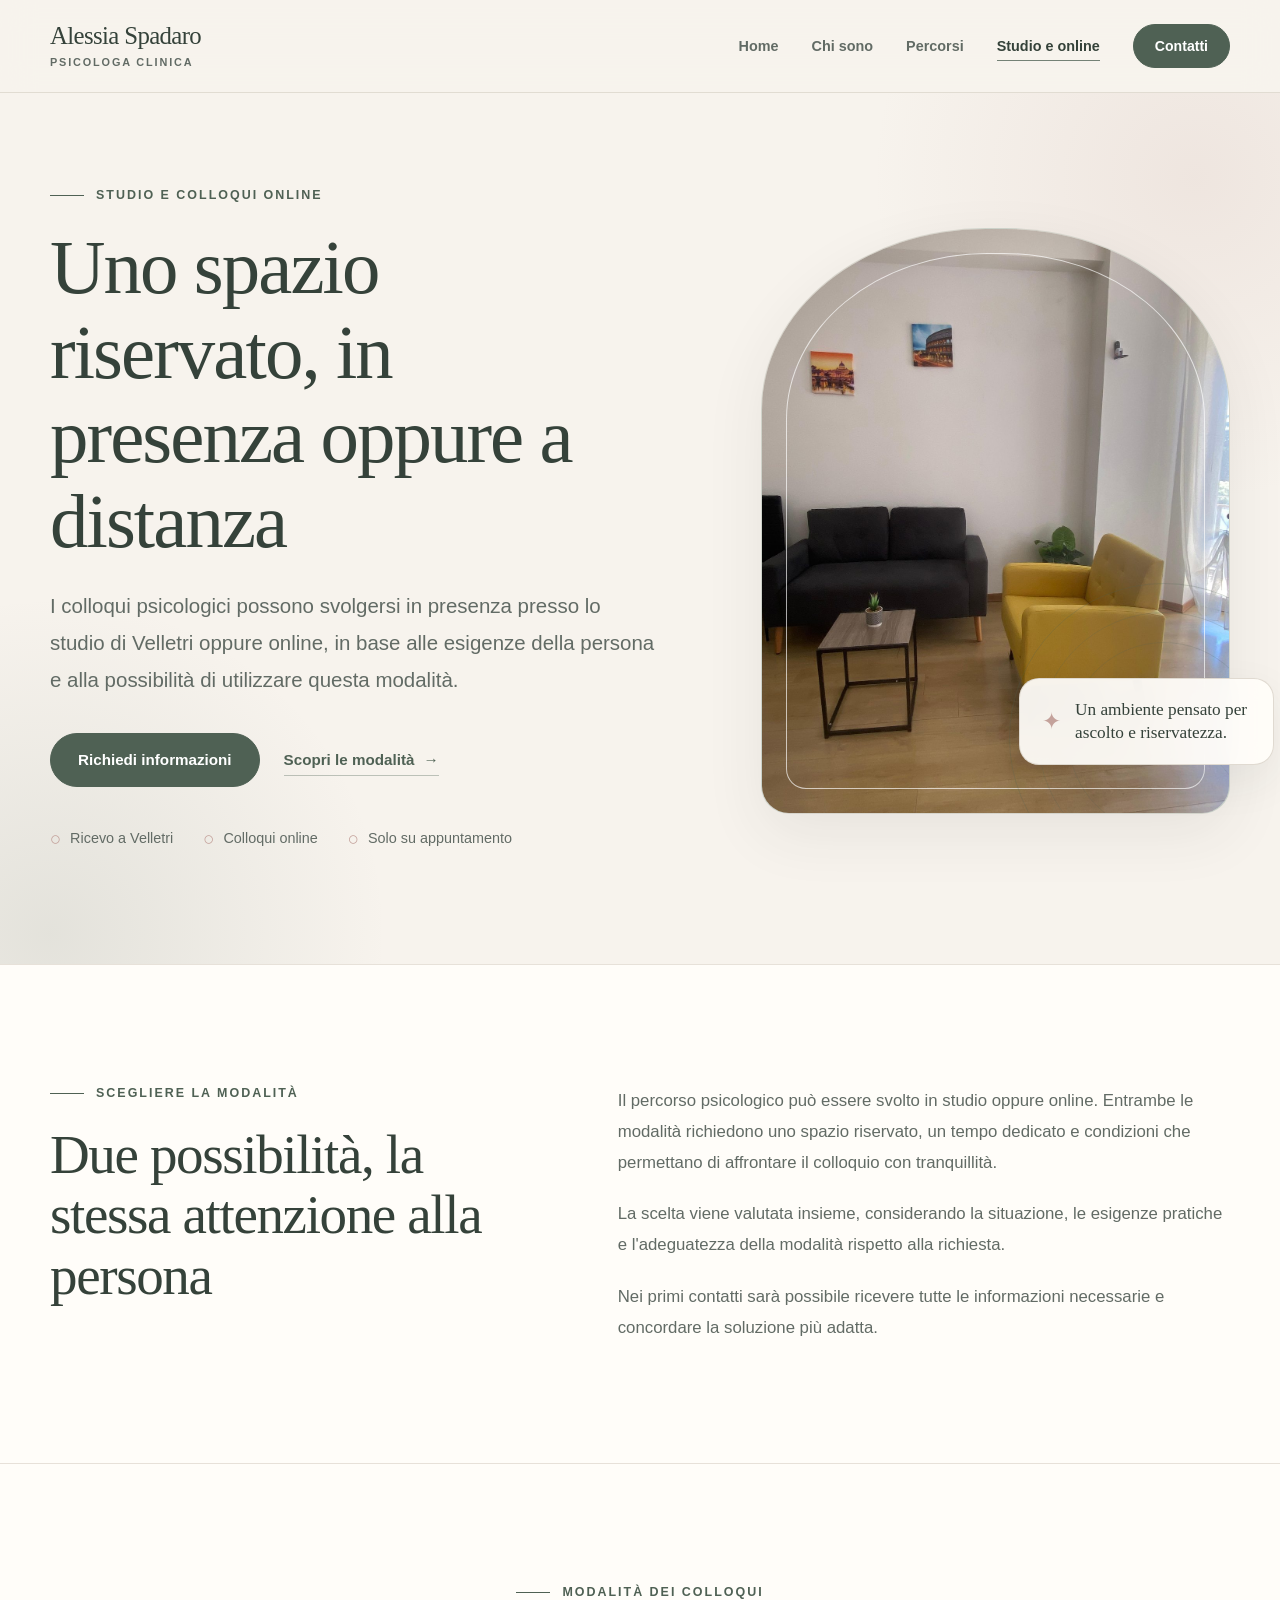
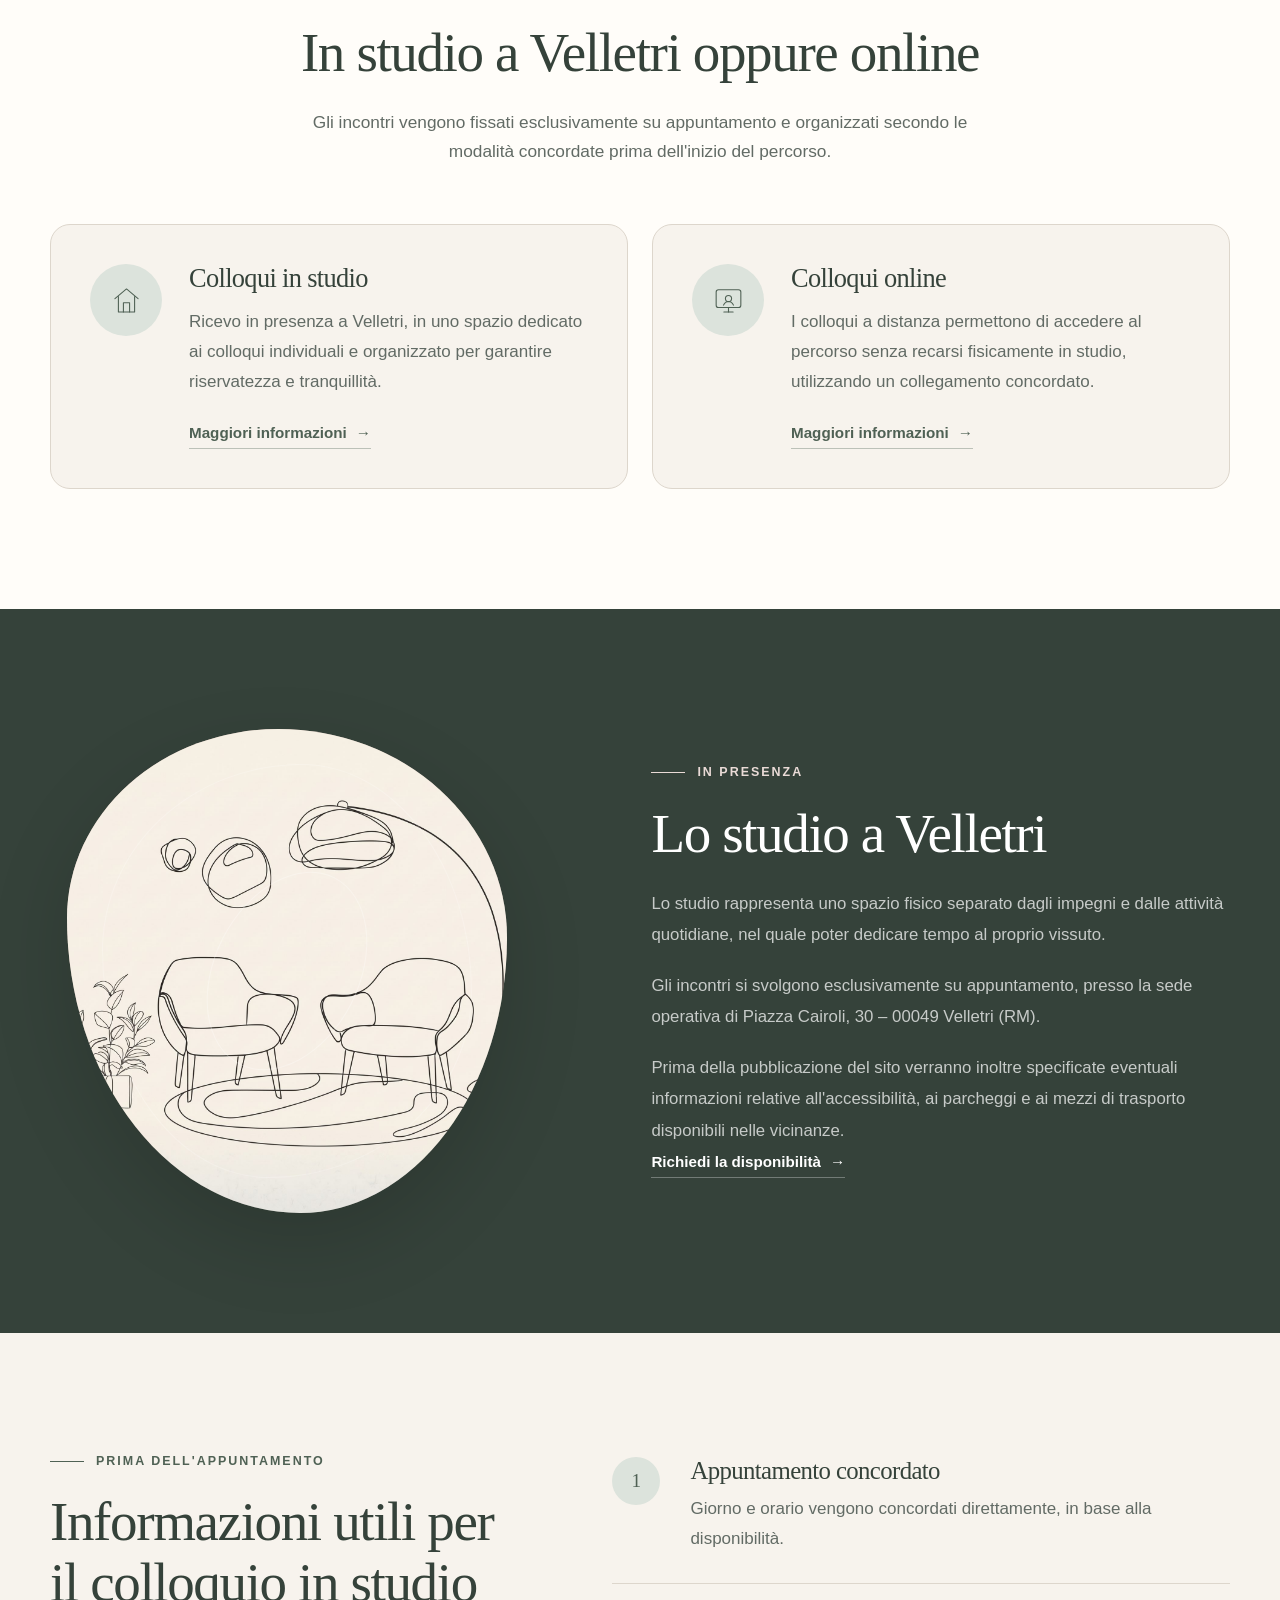
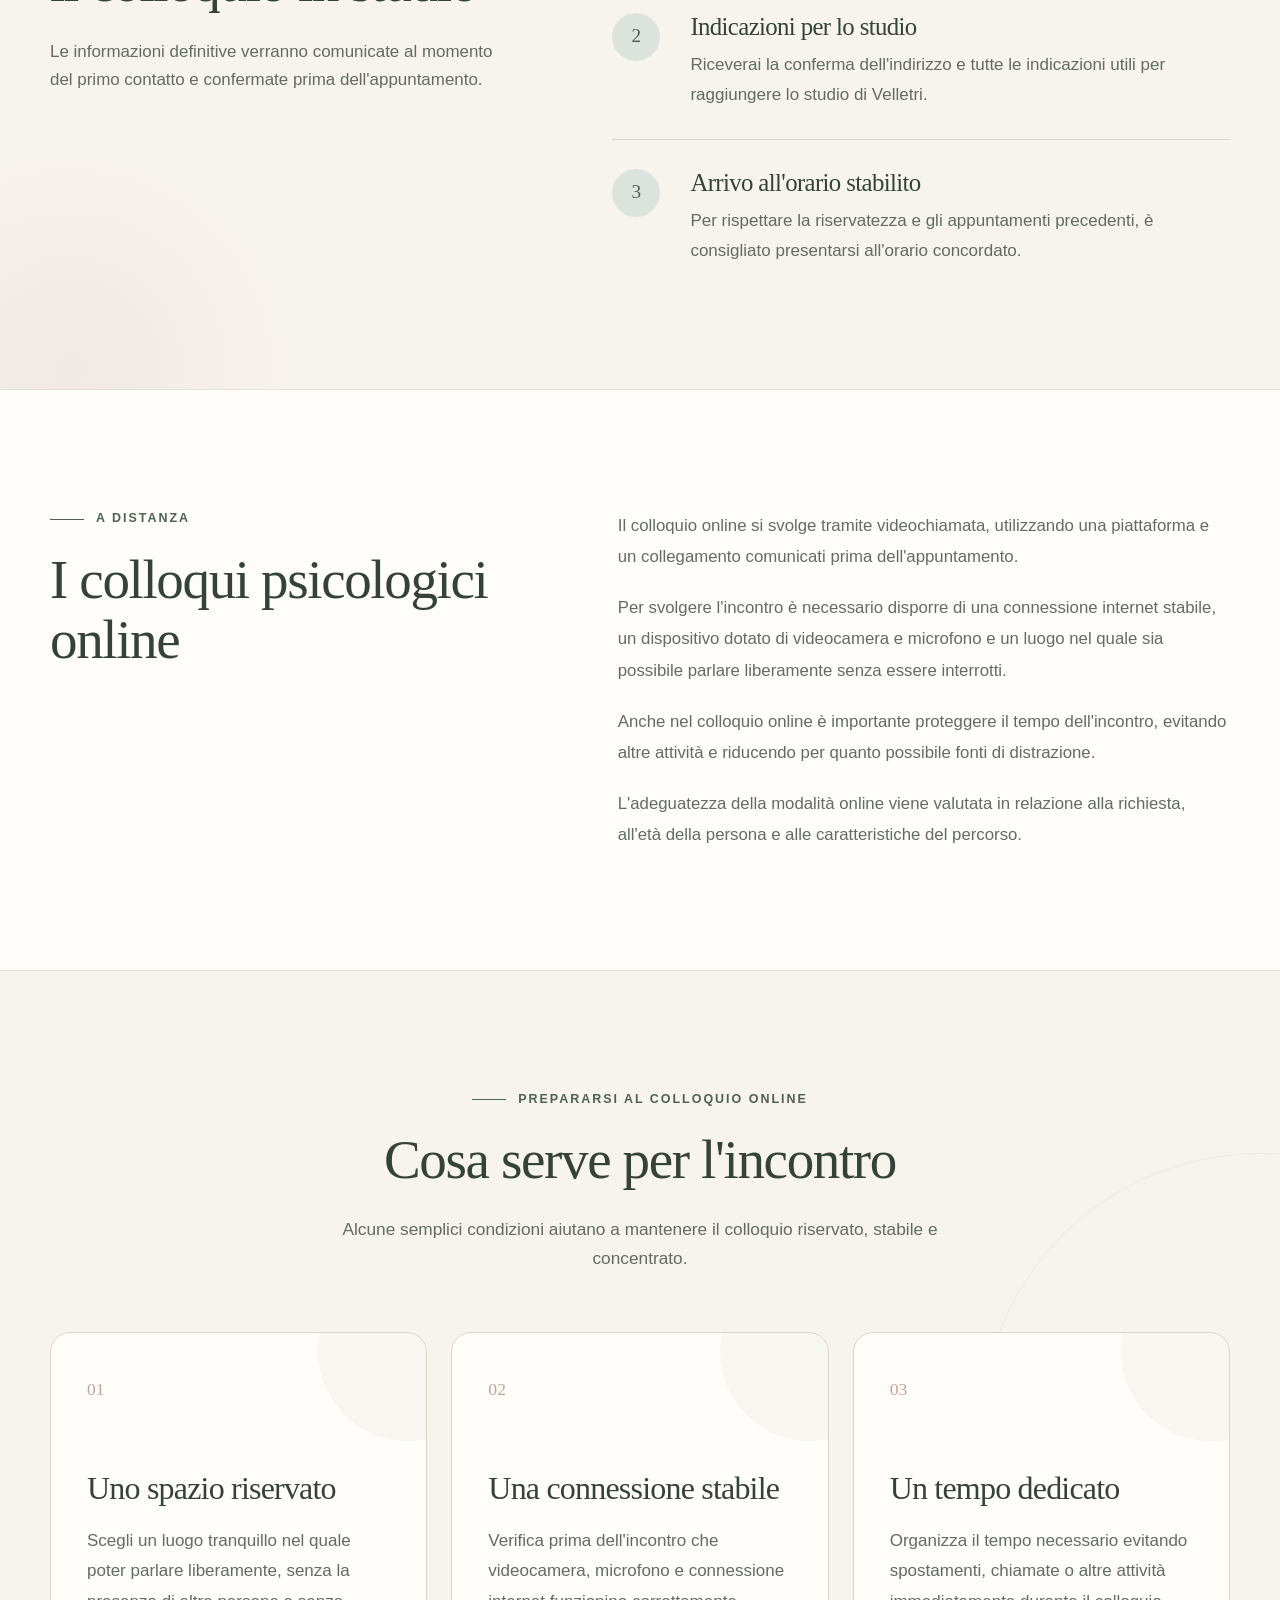
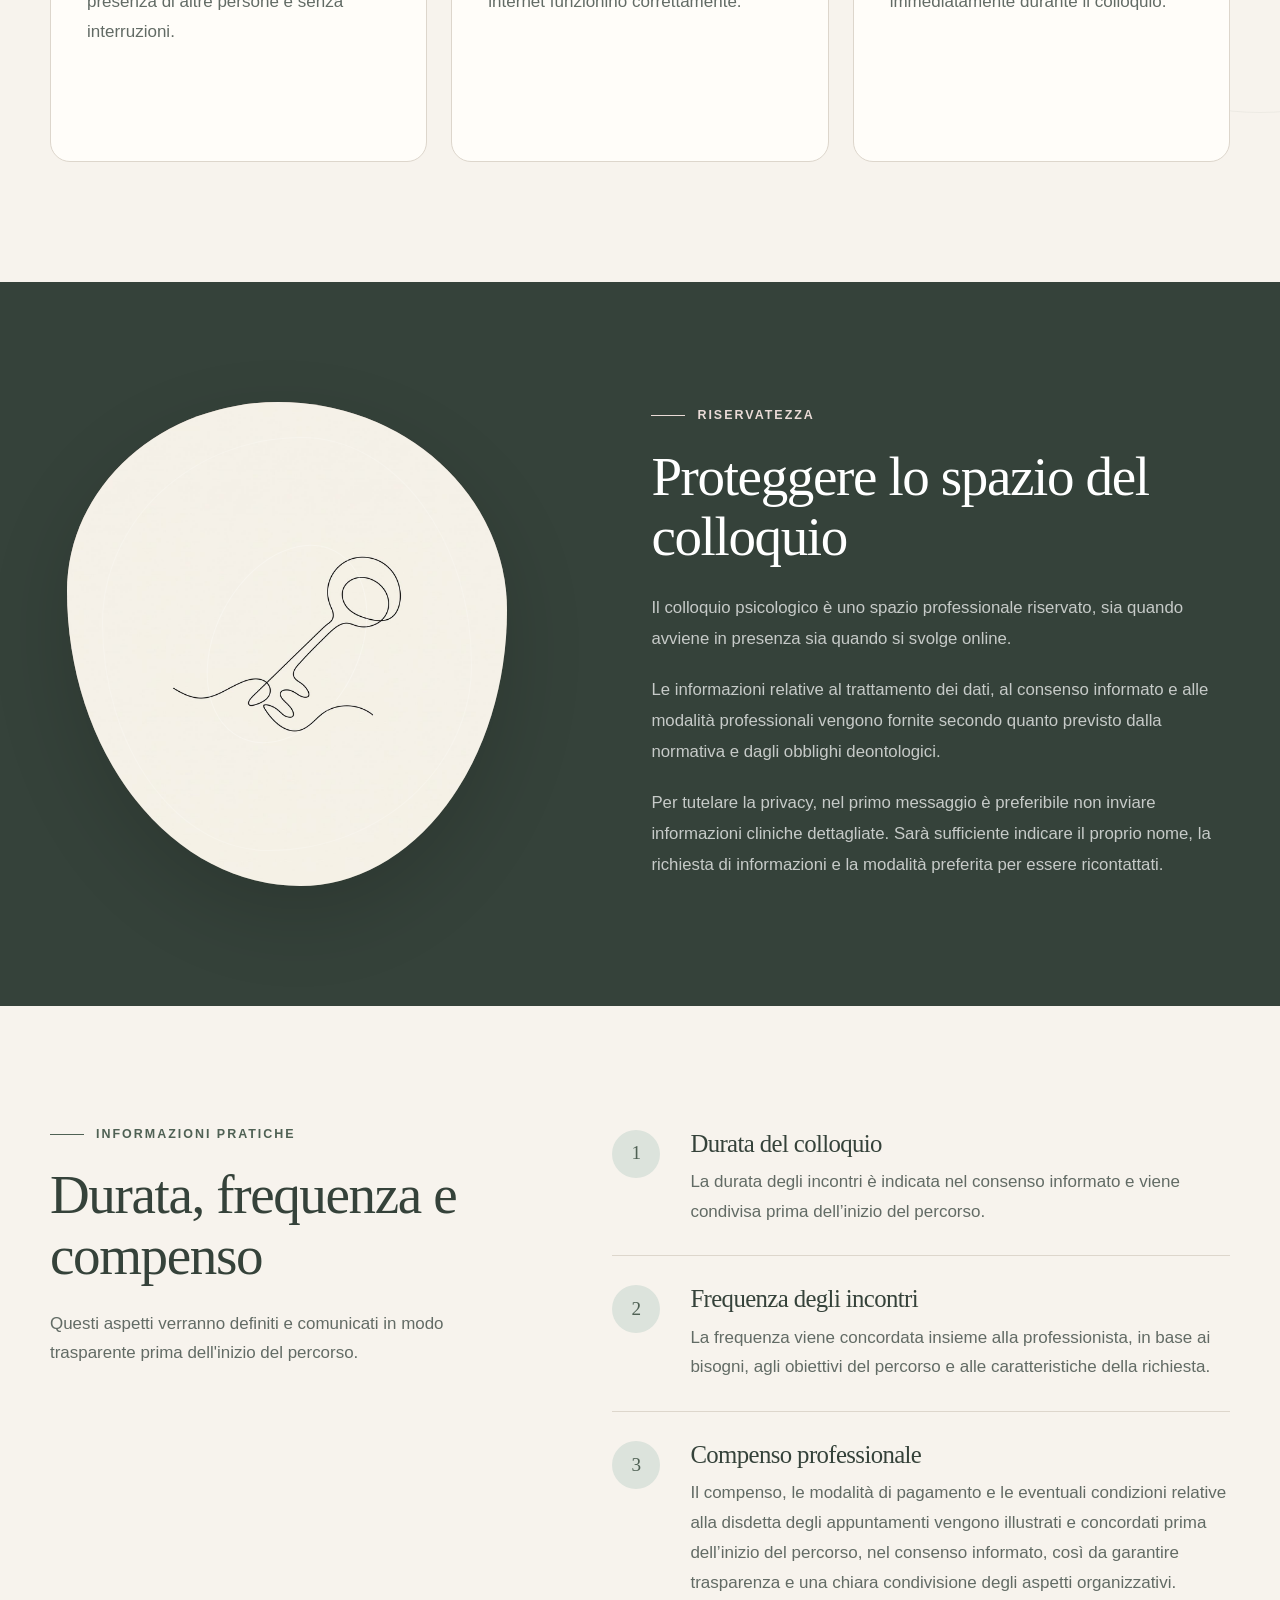
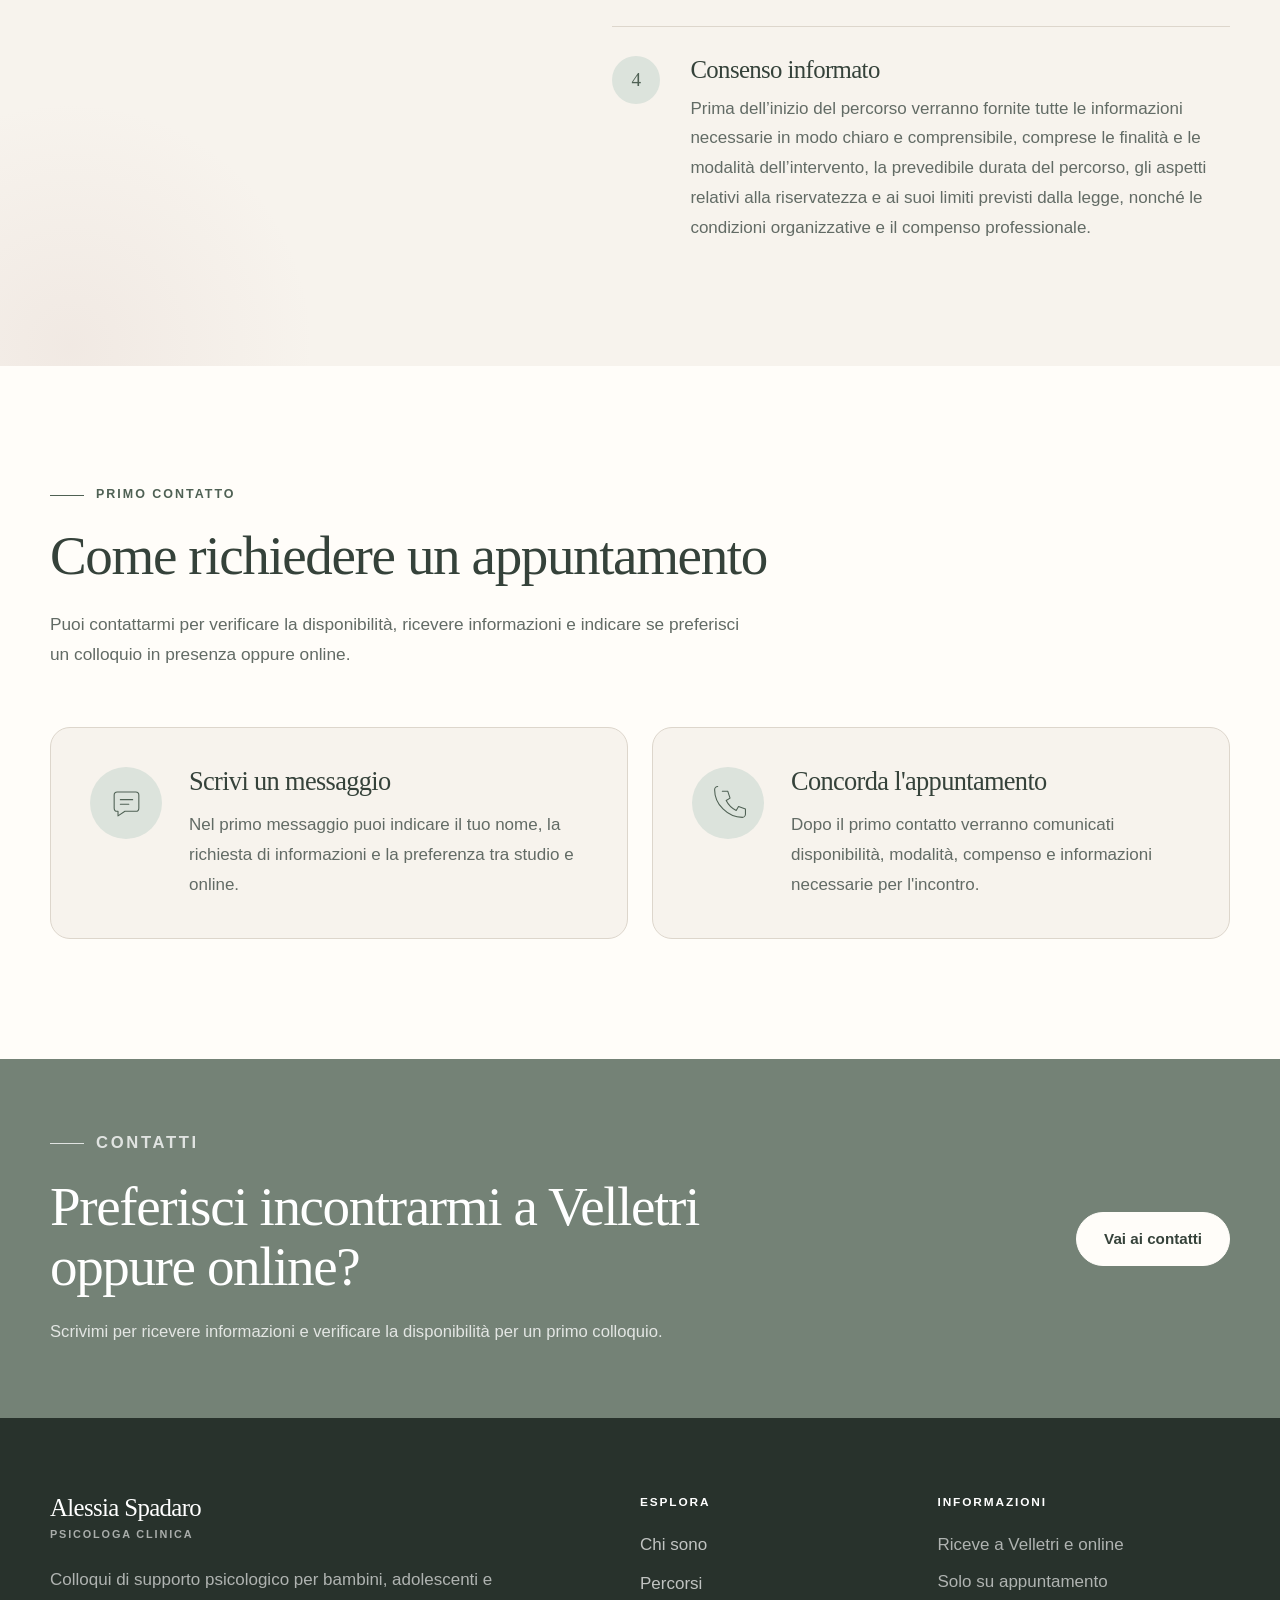
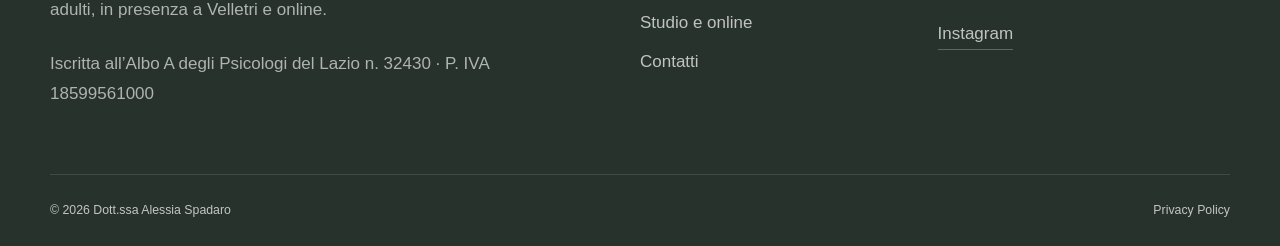
<file: studio-online.html>
<!DOCTYPE html>
<html lang="it">
<head>
    <meta charset="UTF-8">

    <meta
            name="viewport"
            content="width=device-width, initial-scale=1"
    >

    <title>Psicologa a Velletri e colloqui online | Alessia Spadaro</title>

    <meta
            name="description"
            content="Informazioni sui colloqui psicologici in presenza a Velletri e online con la Dott.ssa Alessia Spadaro, psicologa clinica."
    >

    <meta name="robots" content="index, follow">
    <meta name="theme-color" content="#f7f3ed">

    <link rel="icon" href="favicon.svg" type="image/svg+xml">

    <link rel="stylesheet" href="assets/css/style.css">

    <script src="assets/js/main.js" defer></script>
</head>

<body>

<a class="skip-link" href="#contenuto">
    Vai al contenuto principale
</a>

<header class="site-header" id="inizio">
    <div class="container site-header__inner">

        <a
                class="brand"
                href="index.html"
                aria-label="Dott.ssa Alessia Spadaro - Homepage"
        >
            <span class="brand__name">Alessia Spadaro</span>
            <span class="brand__profession">Psicologa clinica</span>
        </a>

        <button
                class="menu-button"
                type="button"
                aria-expanded="false"
                aria-controls="menu-principale"
                aria-label="Apri il menu"
        >
            <span class="menu-button__label">Menu</span>

            <span class="menu-button__icon" aria-hidden="true">
                <span></span>
                <span></span>
                <span></span>
            </span>
        </button>

        <nav
                class="main-navigation"
                id="menu-principale"
                aria-label="Navigazione principale"
        >
            <ul class="main-navigation__list">
                <li>
                    <a href="index.html">
                        Home
                    </a>
                </li>

                <li>
                    <a href="chi-sono.html">
                        Chi sono
                    </a>
                </li>

                <li>
                    <a href="percorsi.html">
                        Percorsi
                    </a>
                </li>

                <li>
                    <a
                            class="is-current"
                            href="studio-online.html"
                    >
                        Studio e online
                    </a>
                </li>

                <li>
                    <a
                            class="button button--small"
                            href="contatti.html"
                    >
                        Contatti
                    </a>
                </li>
            </ul>
        </nav>

    </div>
</header>

<main id="contenuto">

    <!-- =====================================================
         HERO
         ===================================================== -->

    <section class="hero">
        <div class="container hero__grid">

            <div class="hero__content">
                <p class="eyebrow">
                    Studio e colloqui online
                </p>

                <h1>
                    Uno spazio riservato, in presenza oppure a distanza
                </h1>

                <p class="hero__description">
                    I colloqui psicologici possono svolgersi in presenza
                    presso lo studio di Velletri oppure online, in base
                    alle esigenze della persona e alla possibilità di
                    utilizzare questa modalità.
                </p>

                <div class="hero__actions">
                    <a class="button" href="contatti.html">
                        Richiedi informazioni
                    </a>

                    <a class="text-link" href="#modalita">
                        Scopri le modalità
                        <span aria-hidden="true">→</span>
                    </a>
                </div>

                <ul
                        class="hero__details"
                        aria-label="Modalità disponibili"
                >
                    <li>
                        <span aria-hidden="true">○</span>
                        Ricevo a Velletri
                    </li>

                    <li>
                        <span aria-hidden="true">○</span>
                        Colloqui online
                    </li>

                    <li>
                        <span aria-hidden="true">○</span>
                        Solo su appuntamento
                    </li>
                </ul>
            </div>

            <div class="hero__visual">

                <div class="portrait-placeholder">

                    <img
                            src="assets/images/studio_alessia2.jpeg"
                            alt="Lo studio professionale della Dott.ssa Alessia Spadaro a Velletri"
                            width="3024"
                            height="4032"
                            fetchpriority="high"
                            decoding="async"
                            style="
                            width: 100%;
                            height: 100%;
                            object-fit: cover;
                            object-position: center;
                        "
                    >

                    <span
                            class="portrait-placeholder__decoration"
                            aria-hidden="true"
                    ></span>

                </div>

                <div class="hero__note">
                    <span
                            class="hero__note-symbol"
                            aria-hidden="true"
                    >
                        ✦
                    </span>

                    <p>
                        Un ambiente pensato per ascolto e riservatezza.
                    </p>
                </div>

            </div>

        </div>
    </section>


    <!-- =====================================================
         INTRODUZIONE
         ===================================================== -->

    <section class="intro section">
        <div class="container intro__grid">

            <div>
                <p class="eyebrow">
                    Scegliere la modalità
                </p>

                <h2>
                    Due possibilità, la stessa attenzione alla persona
                </h2>
            </div>

            <div class="prose">
                <p>
                    Il percorso psicologico può essere svolto in studio
                    oppure online. Entrambe le modalità richiedono uno
                    spazio riservato, un tempo dedicato e condizioni che
                    permettano di affrontare il colloquio con tranquillità.
                </p>

                <p>
                    La scelta viene valutata insieme, considerando la
                    situazione, le esigenze pratiche e l'adeguatezza della
                    modalità rispetto alla richiesta.
                </p>

                <p>
                    Nei primi contatti sarà possibile ricevere tutte le
                    informazioni necessarie e concordare la soluzione più
                    adatta.
                </p>
            </div>

        </div>
    </section>


    <!-- =====================================================
         MODALITÀ PRINCIPALI
         ===================================================== -->

    <section class="modalities section" id="modalita">
        <div class="container">

            <div class="section-heading section-heading--center">
                <p class="eyebrow">
                    Modalità dei colloqui
                </p>

                <h2>
                    In studio a Velletri oppure online
                </h2>

                <p>
                    Gli incontri vengono fissati esclusivamente su
                    appuntamento e organizzati secondo le modalità
                    concordate prima dell'inizio del percorso.
                </p>
            </div>

            <div class="modalities__grid">

                <article class="modality-card">
                    <div
                            class="modality-card__icon"
                            aria-hidden="true"
                    >
                        <svg
                                viewBox="0 0 48 48"
                                role="presentation"
                                focusable="false"
                        >
                            <path d="M9 21.5 24 9l15 12.5"></path>
                            <path d="M13.5 19v20h21V19"></path>
                            <path d="M20 39V27h8v12"></path>
                        </svg>
                    </div>

                    <div>
                        <h3>Colloqui in studio</h3>

                        <p>
                            Ricevo in presenza a Velletri, in uno spazio
                            dedicato ai colloqui individuali e organizzato
                            per garantire riservatezza e tranquillità.
                        </p>

                        <a
                                class="text-link"
                                href="#in-presenza"
                        >
                            Maggiori informazioni
                            <span aria-hidden="true">→</span>
                        </a>
                    </div>
                </article>

                <article class="modality-card">
                    <div
                            class="modality-card__icon"
                            aria-hidden="true"
                    >
                        <svg
                                viewBox="0 0 48 48"
                                role="presentation"
                                focusable="false"
                        >
                            <rect
                                    x="8"
                                    y="10"
                                    width="32"
                                    height="23"
                                    rx="3"
                            ></rect>

                            <path d="M18 39h12"></path>
                            <path d="M24 33v6"></path>
                            <circle cx="24" cy="21.5" r="4"></circle>

                            <path
                                    d="M17.5 30c1.5-3.2 3.7-4.8
                                6.5-4.8s5 1.6 6.5 4.8"
                            ></path>
                        </svg>
                    </div>

                    <div>
                        <h3>Colloqui online</h3>

                        <p>
                            I colloqui a distanza permettono di accedere
                            al percorso senza recarsi fisicamente in studio,
                            utilizzando un collegamento concordato.
                        </p>

                        <a
                                class="text-link"
                                href="#online"
                        >
                            Maggiori informazioni
                            <span aria-hidden="true">→</span>
                        </a>
                    </div>
                </article>

            </div>

        </div>
    </section>


    <!-- =====================================================
         COLLOQUI IN PRESENZA
         ===================================================== -->

    <section class="approach section" id="in-presenza">
        <div class="container approach__grid">

            <div class="approach__visual">
                <div class="organic-shape">
                    <img
                            src="assets/images/studio_alessia1.jpg"
                            alt="Illustrazione dello studio psicologico a Velletri con poltrone e lampada"
                            width="2048"
                            height="2048"
                            loading="lazy"
                            decoding="async"
                            style="
                            width: 100%;
                            height: 100%;
                            object-fit: cover;
                            object-position: center;
                        "
                    >
                </div>
            </div>

            <div class="approach__content">
                <p class="eyebrow">
                    In presenza
                </p>

                <h2>
                    Lo studio a Velletri
                </h2>

                <div class="prose">
                    <p>
                        Lo studio rappresenta uno spazio fisico separato
                        dagli impegni e dalle attività quotidiane, nel quale
                        poter dedicare tempo al proprio vissuto.
                    </p>

                    <p>
                        Gli incontri si svolgono esclusivamente su
                        appuntamento, presso la sede operativa di
                        Piazza Cairoli, 30 – 00049 Velletri (RM).
                    </p>

                    <p>
                        Prima della pubblicazione del sito verranno inoltre
                        specificate eventuali informazioni relative
                        all'accessibilità, ai parcheggi e ai mezzi di
                        trasporto disponibili nelle vicinanze.
                    </p>
                </div>

                <a class="text-link" href="contatti.html">
                    Richiedi la disponibilità
                    <span aria-hidden="true">→</span>
                </a>
            </div>

        </div>
    </section>


    <!-- =====================================================
         INFORMAZIONI PRATICHE STUDIO
         ===================================================== -->

    <section class="first-contact section">
        <div class="container first-contact__grid">

            <div>
                <p class="eyebrow">
                    Prima dell'appuntamento
                </p>

                <h2>
                    Informazioni utili per il colloquio in studio
                </h2>

                <p class="first-contact__introduction">
                    Le informazioni definitive verranno comunicate al
                    momento del primo contatto e confermate prima
                    dell'appuntamento.
                </p>
            </div>

            <ol class="steps-list">

                <li class="steps-list__item">
                    <span class="steps-list__number">1</span>

                    <div>
                        <h3>Appuntamento concordato</h3>

                        <p>
                            Giorno e orario vengono concordati direttamente,
                            in base alla disponibilità.
                        </p>
                    </div>
                </li>

                <li class="steps-list__item">
                    <span class="steps-list__number">2</span>

                    <div>
                        <h3>Indicazioni per lo studio</h3>

                        <p>
                            Riceverai la conferma dell'indirizzo e tutte
                            le indicazioni utili per raggiungere lo studio
                            di Velletri.
                        </p>
                    </div>
                </li>

                <li class="steps-list__item">
                    <span class="steps-list__number">3</span>

                    <div>
                        <h3>Arrivo all'orario stabilito</h3>

                        <p>
                            Per rispettare la riservatezza e gli appuntamenti
                            precedenti, è consigliato presentarsi all'orario
                            concordato.
                        </p>
                    </div>
                </li>

            </ol>

        </div>
    </section>


    <!-- =====================================================
         COLLOQUI ONLINE
         ===================================================== -->

    <section class="intro section" id="online">
        <div class="container intro__grid">

            <div>
                <p class="eyebrow">
                    A distanza
                </p>

                <h2>
                    I colloqui psicologici online
                </h2>
            </div>

            <div class="prose">
                <p>
                    Il colloquio online si svolge tramite videochiamata,
                    utilizzando una piattaforma e un collegamento comunicati
                    prima dell'appuntamento.
                </p>

                <p>
                    Per svolgere l'incontro è necessario disporre di una
                    connessione internet stabile, un dispositivo dotato di
                    videocamera e microfono e un luogo nel quale sia possibile
                    parlare liberamente senza essere interrotti.
                </p>

                <p>
                    Anche nel colloquio online è importante proteggere il
                    tempo dell'incontro, evitando altre attività e riducendo
                    per quanto possibile fonti di distrazione.
                </p>

                <p>
                    L'adeguatezza della modalità online viene valutata in
                    relazione alla richiesta, all'età della persona e alle
                    caratteristiche del percorso.
                </p>
            </div>

        </div>
    </section>


    <!-- =====================================================
         REQUISITI ONLINE
         ===================================================== -->

    <section class="paths section">
        <div class="container">

            <div class="section-heading section-heading--center">
                <p class="eyebrow">
                    Prepararsi al colloquio online
                </p>

                <h2>
                    Cosa serve per l'incontro
                </h2>

                <p>
                    Alcune semplici condizioni aiutano a mantenere il
                    colloquio riservato, stabile e concentrato.
                </p>
            </div>

            <div class="cards-grid">

                <article class="path-card">
                    <span
                            class="path-card__number"
                            aria-hidden="true"
                    >
                        01
                    </span>

                    <h3>Uno spazio riservato</h3>

                    <p>
                        Scegli un luogo tranquillo nel quale poter parlare
                        liberamente, senza la presenza di altre persone
                        e senza interruzioni.
                    </p>
                </article>

                <article class="path-card">
                    <span
                            class="path-card__number"
                            aria-hidden="true"
                    >
                        02
                    </span>

                    <h3>Una connessione stabile</h3>

                    <p>
                        Verifica prima dell'incontro che videocamera,
                        microfono e connessione internet funzionino
                        correttamente.
                    </p>
                </article>

                <article class="path-card">
                    <span
                            class="path-card__number"
                            aria-hidden="true"
                    >
                        03
                    </span>

                    <h3>Un tempo dedicato</h3>

                    <p>
                        Organizza il tempo necessario evitando spostamenti,
                        chiamate o altre attività immediatamente durante
                        il colloquio.
                    </p>
                </article>

            </div>

        </div>
    </section>


    <!-- =====================================================
         RISERVATEZZA
         ===================================================== -->

    <section class="approach section">
        <div class="container approach__grid">

            <div class="approach__visual">
                <div class="organic-shape">
                    <img
                            src="assets/images/studio_alessia3.jpg"
                            alt="Illustrazione di una chiave, simbolo di riservatezza e protezione dello spazio del colloquio"
                            width="2048"
                            height="2048"
                            loading="lazy"
                            decoding="async"
                            style="
                            width: 100%;
                            height: 100%;
                            object-fit: cover;
                            object-position: center;
                        "
                    >
                </div>
            </div>

            <div class="approach__content">
                <p class="eyebrow">
                    Riservatezza
                </p>

                <h2>
                    Proteggere lo spazio del colloquio
                </h2>

                <div class="prose">
                    <p>
                        Il colloquio psicologico è uno spazio professionale
                        riservato, sia quando avviene in presenza sia quando
                        si svolge online.
                    </p>

                    <p>
                        Le informazioni relative al trattamento dei dati,
                        al consenso informato e alle modalità professionali
                        vengono fornite secondo quanto previsto dalla
                        normativa e dagli obblighi deontologici.
                    </p>

                    <p>
                        Per tutelare la privacy, nel primo messaggio è
                        preferibile non inviare informazioni cliniche
                        dettagliate. Sarà sufficiente indicare il proprio
                        nome, la richiesta di informazioni e la modalità
                        preferita per essere ricontattati.
                    </p>
                </div>
            </div>

        </div>
    </section>


    <!-- =====================================================
         INFORMAZIONI ECONOMICHE
         ===================================================== -->

    <section class="first-contact section">
        <div class="container first-contact__grid">

            <div>
                <p class="eyebrow">
                    Informazioni pratiche
                </p>

                <h2>
                    Durata, frequenza e compenso
                </h2>

                <p class="first-contact__introduction">
                    Questi aspetti verranno definiti e comunicati in modo
                    trasparente prima dell'inizio del percorso.
                </p>
            </div>

            <ol class="steps-list">

                <li class="steps-list__item">
                    <span class="steps-list__number">1</span>

                    <div>
                        <h3>Durata del colloquio</h3>

                        <p>
                            La durata degli incontri è indicata nel consenso
                            informato e viene condivisa prima dell’inizio
                            del percorso.
                        </p>
                    </div>
                </li>

                <li class="steps-list__item">
                    <span class="steps-list__number">2</span>

                    <div>
                        <h3>Frequenza degli incontri</h3>

                        <p>
                            La frequenza viene concordata insieme alla
                            professionista, in base ai bisogni, agli obiettivi
                            del percorso e alle caratteristiche della
                            richiesta.
                        </p>
                    </div>
                </li>

                <li class="steps-list__item">
                    <span class="steps-list__number">3</span>

                    <div>
                        <h3>Compenso professionale</h3>

                        <p>
                            Il compenso, le modalità di pagamento e le
                            eventuali condizioni relative alla disdetta
                            degli appuntamenti vengono illustrati e concordati
                            prima dell’inizio del percorso, nel consenso
                            informato, così da garantire trasparenza e una
                            chiara condivisione degli aspetti organizzativi.
                        </p>
                    </div>
                </li>

                <li class="steps-list__item">
                    <span class="steps-list__number">4</span>

                    <div>
                        <h3>Consenso informato</h3>

                        <p>
                            Prima dell’inizio del percorso verranno fornite
                            tutte le informazioni necessarie in modo chiaro
                            e comprensibile, comprese le finalità e le
                            modalità dell’intervento, la prevedibile durata
                            del percorso, gli aspetti relativi alla
                            riservatezza e ai suoi limiti previsti dalla
                            legge, nonché le condizioni organizzative e il
                            compenso professionale.
                        </p>
                    </div>
                </li>

            </ol>

        </div>
    </section>


    <!-- =====================================================
         PRIMO CONTATTO
         ===================================================== -->

    <section class="modalities section">
        <div class="container">

            <div class="section-heading">
                <p class="eyebrow">
                    Primo contatto
                </p>

                <h2>
                    Come richiedere un appuntamento
                </h2>

                <p>
                    Puoi contattarmi per verificare la disponibilità,
                    ricevere informazioni e indicare se preferisci un
                    colloquio in presenza oppure online.
                </p>
            </div>

            <div class="modalities__grid">

                <article class="modality-card">
                    <div
                            class="modality-card__icon"
                            aria-hidden="true"
                    >
                        <svg
                                viewBox="0 0 48 48"
                                role="presentation"
                                focusable="false"
                        >
                            <path
                                    d="M12 9h24a4 4 0 0 1 4 4v17
                                a4 4 0 0 1-4 4H22l-9 6v-6h-1
                                a4 4 0 0 1-4-4V13a4 4 0 0 1
                                4-4Z"
                            ></path>

                            <path d="M16 19h16"></path>
                            <path d="M16 25h11"></path>
                        </svg>
                    </div>

                    <div>
                        <h3>Scrivi un messaggio</h3>

                        <p>
                            Nel primo messaggio puoi indicare il tuo nome,
                            la richiesta di informazioni e la preferenza
                            tra studio e online.
                        </p>
                    </div>
                </article>

                <article class="modality-card">
                    <div
                            class="modality-card__icon"
                            aria-hidden="true"
                    >
                        <svg
                                viewBox="0 0 48 48"
                                role="presentation"
                                focusable="false"
                        >
                            <path
                                    d="M16 8h7l3 9-5 3c3 6 7 10 13
                                13l3-5 9 3v7c0 2-2 4-4 4
                                C23 42 6 25 6 6c0-2 2-4 4-4"
                            ></path>
                        </svg>
                    </div>

                    <div>
                        <h3>Concorda l'appuntamento</h3>

                        <p>
                            Dopo il primo contatto verranno comunicati
                            disponibilità, modalità, compenso e informazioni
                            necessarie per l'incontro.
                        </p>
                    </div>
                </article>

            </div>

        </div>
    </section>


    <!-- =====================================================
         CTA
         ===================================================== -->

    <section class="contact-banner">
        <div class="container contact-banner__inner">

            <div>
                <p class="eyebrow">
                    Contatti
                </p>

                <h2>
                    Preferisci incontrarmi a Velletri oppure online?
                </h2>

                <p>
                    Scrivimi per ricevere informazioni e verificare
                    la disponibilità per un primo colloquio.
                </p>
            </div>

            <a
                    class="button button--light"
                    href="contatti.html"
            >
                Vai ai contatti
            </a>

        </div>
    </section>

</main>


<!-- =========================================================
     FOOTER
     ========================================================= -->

<footer class="site-footer">
    <div class="container">

        <div class="site-footer__main">

            <div class="site-footer__identity">
                <a
                        class="brand brand--footer"
                        href="index.html"
                >
                    <span class="brand__name">
                        Alessia Spadaro
                    </span>

                    <span class="brand__profession">
                        Psicologa clinica
                    </span>
                </a>

                <p>
                    Colloqui di supporto psicologico per bambini,
                    adolescenti e adulti, in presenza a Velletri
                    e online.
                </p>

                <p>
                    Iscritta all’Albo A degli Psicologi del Lazio
                    n. 32430 · P. IVA 18599561000
                </p>
            </div>

            <nav
                    class="site-footer__navigation"
                    aria-label="Navigazione nel piè di pagina"
            >
                <h2 class="site-footer__heading">
                    Esplora
                </h2>

                <ul>
                    <li>
                        <a href="chi-sono.html">
                            Chi sono
                        </a>
                    </li>

                    <li>
                        <a href="percorsi.html">
                            Percorsi
                        </a>
                    </li>

                    <li>
                        <a href="studio-online.html">
                            Studio e online
                        </a>
                    </li>

                    <li>
                        <a href="contatti.html">
                            Contatti
                        </a>
                    </li>
                </ul>
            </nav>

            <div class="site-footer__contacts">
                <h2 class="site-footer__heading">
                    Informazioni
                </h2>

                <p>Riceve a Velletri e online</p>
                <p>Solo su appuntamento</p>

                <a
                        href="https://www.instagram.com/psicologa_spadaroalessia/"
                        target="_blank"
                        rel="noopener noreferrer"
                >
                    Instagram

                    <span class="visually-hidden">
                        Si apre in una nuova scheda
                    </span>
                </a>
            </div>

        </div>

        <div class="site-footer__bottom">
            <p>
                © <span id="current-year">2026</span>
                Dott.ssa Alessia Spadaro
            </p>

            <div class="site-footer__legal">
                <a href="privacy.html">
                    Privacy Policy
                </a>
            </div>
        </div>

    </div>
</footer>

</body>
</html>
</file>
<file: assets/css/style.css>
/* =========================================================
   DOTT.SSA ALESSIA SPADARO
   Foglio di stile principale
   ========================================================= */


/* =========================================================
   1. VARIABILI
   ========================================================= */

:root {
    --color-background: #f7f3ed;
    --color-surface: #fffdf9;
    --color-surface-soft: #eee8df;

    --color-primary: #748276;
    --color-primary-dark: #4f6154;
    --color-primary-deep: #35423a;
    --color-primary-light: #dce3dc;

    --color-accent: #c4a29b;
    --color-accent-light: #eadbd7;

    --color-text: #303934;
    --color-text-soft: #626b65;
    --color-text-muted: #7c837f;

    --color-border: #ddd6cc;
    --color-border-dark: #c9c1b6;

    --color-white: #ffffff;
    --color-black: #181b19;

    --font-heading:
            Georgia,
            "Times New Roman",
            Times,
            serif;

    --font-body:
            Inter,
            -apple-system,
            BlinkMacSystemFont,
            "Segoe UI",
            Roboto,
            Helvetica,
            Arial,
            sans-serif;

    --container-width: 1180px;
    --container-padding: 24px;

    --section-spacing: 120px;
    --section-spacing-small: 88px;

    --radius-small: 10px;
    --radius-medium: 20px;
    --radius-large: 36px;
    --radius-round: 999px;

    --shadow-soft:
            0 20px 60px rgba(48, 57, 52, 0.08);

    --shadow-card:
            0 16px 45px rgba(48, 57, 52, 0.07);

    --transition-fast: 180ms ease;
    --transition-medium: 280ms ease;
}


/* =========================================================
   2. RESET E STILI GLOBALI
   ========================================================= */

*,
*::before,
*::after {
    box-sizing: border-box;
}

html {
    scroll-behavior: smooth;
    scroll-padding-top: 110px;
}

body {
    margin: 0;
    min-width: 320px;

    background-color: var(--color-background);
    color: var(--color-text);

    font-family: var(--font-body);
    font-size: 17px;
    line-height: 1.7;

    text-rendering: optimizeLegibility;
    -webkit-font-smoothing: antialiased;
}

body.menu-open {
    overflow: hidden;
}

img,
svg {
    display: block;
    max-width: 100%;
}

img {
    height: auto;
}

button,
input,
textarea,
select {
    font: inherit;
}

button {
    color: inherit;
}

a {
    color: inherit;
    text-decoration: none;
}

p,
h1,
h2,
h3,
h4,
ul,
ol {
    margin-top: 0;
}

p:last-child {
    margin-bottom: 0;
}

ul,
ol {
    padding-left: 0;
}

::selection {
    background-color: var(--color-primary);
    color: var(--color-white);
}


/* =========================================================
   3. TIPOGRAFIA
   ========================================================= */

h1,
h2,
h3,
h4 {
    margin-bottom: 24px;

    color: var(--color-primary-deep);
    font-family: var(--font-heading);
    font-weight: 400;
    line-height: 1.1;
    letter-spacing: -0.025em;
}

h1 {
    max-width: 810px;
    font-size: clamp(3rem, 6vw, 5.8rem);
}

h2 {
    font-size: clamp(2.4rem, 4.3vw, 4.3rem);
}

h3 {
    font-size: clamp(1.7rem, 2.5vw, 2.25rem);
}

p {
    margin-bottom: 20px;
}

strong {
    color: var(--color-primary-deep);
    font-weight: 650;
}

.eyebrow {
    display: flex;
    align-items: center;
    gap: 12px;

    margin-bottom: 22px;

    color: var(--color-primary-dark);

    font-size: 0.78rem;
    font-weight: 700;
    line-height: 1.4;
    letter-spacing: 0.16em;
    text-transform: uppercase;
}

.eyebrow::before {
    width: 34px;
    height: 1px;

    background-color: currentColor;
    content: "";
}

.prose {
    max-width: 700px;
}

.prose p {
    color: var(--color-text-soft);
    font-size: 1.05rem;
    line-height: 1.85;
}


/* =========================================================
   4. ACCESSIBILITÀ
   ========================================================= */

.skip-link {
    position: fixed;
    z-index: 9999;
    top: 16px;
    left: 16px;

    padding: 12px 18px;

    background-color: var(--color-primary-deep);
    border-radius: var(--radius-small);
    color: var(--color-white);

    font-weight: 700;

    opacity: 0;
    pointer-events: none;
    transform: translateY(-140%);
    transition:
            opacity var(--transition-fast),
            transform var(--transition-fast);
}

.skip-link:focus {
    opacity: 1;
    pointer-events: auto;
    transform: translateY(0);
}

.visually-hidden {
    position: absolute;

    width: 1px;
    height: 1px;
    padding: 0;
    margin: -1px;

    overflow: hidden;
    clip: rect(0, 0, 0, 0);
    white-space: nowrap;

    border: 0;
}

a:focus-visible,
button:focus-visible {
    outline: 3px solid var(--color-accent);
    outline-offset: 4px;
}


/* =========================================================
   5. LAYOUT GENERALE
   ========================================================= */

.container {
    width: min(
            calc(100% - (var(--container-padding) * 2)),
            var(--container-width)
    );
    margin-inline: auto;
}

.section {
    padding-block: var(--section-spacing);
}

.section-heading {
    max-width: 770px;
    margin-bottom: 58px;
}

.section-heading > p:last-child {
    max-width: 690px;

    color: var(--color-text-soft);
    font-size: 1.08rem;
}

.section-heading--center {
    margin-inline: auto;
    text-align: center;
}

.section-heading--center .eyebrow {
    justify-content: center;
}

.section-heading--center > p:last-child {
    margin-inline: auto;
}


/* =========================================================
   6. PULSANTI E LINK
   ========================================================= */

.button {
    display: inline-flex;
    align-items: center;
    justify-content: center;
    gap: 10px;

    min-height: 54px;
    padding: 14px 27px;

    background-color: var(--color-primary-dark);
    border: 1px solid var(--color-primary-dark);
    border-radius: var(--radius-round);
    color: var(--color-white);

    font-size: 0.95rem;
    font-weight: 700;
    line-height: 1.2;

    cursor: pointer;

    transition:
            background-color var(--transition-fast),
            border-color var(--transition-fast),
            color var(--transition-fast),
            transform var(--transition-fast),
            box-shadow var(--transition-fast);
}

.button:hover {
    background-color: var(--color-primary-deep);
    border-color: var(--color-primary-deep);

    box-shadow:
            0 12px 28px rgba(53, 66, 58, 0.18);

    transform: translateY(-2px);
}

.button:active {
    transform: translateY(0);
}

.button--small {
    min-height: 44px;
    padding: 11px 21px;

    font-size: 0.88rem;
}

.button--light {
    flex-shrink: 0;

    background-color: var(--color-surface);
    border-color: var(--color-surface);
    color: var(--color-primary-deep);
}

.button--light:hover {
    background-color: var(--color-white);
    border-color: var(--color-white);
    color: var(--color-primary-deep);
}

.text-link {
    display: inline-flex;
    align-items: center;
    gap: 9px;

    padding-block: 5px;

    color: var(--color-primary-dark);

    font-size: 0.95rem;
    font-weight: 750;
    line-height: 1.4;

    border-bottom: 1px solid rgba(79, 97, 84, 0.35);

    transition:
            color var(--transition-fast),
            border-color var(--transition-fast),
            gap var(--transition-fast);
}

.text-link:hover {
    gap: 14px;

    color: var(--color-primary-deep);
    border-color: var(--color-primary-deep);
}


/* =========================================================
   7. HEADER
   ========================================================= */

.site-header {
    position: sticky;
    z-index: 1000;
    top: 0;

    background-color: rgba(247, 243, 237, 0.92);
    border-bottom: 1px solid rgba(221, 214, 204, 0.8);

    -webkit-backdrop-filter: blur(16px);
    backdrop-filter: blur(16px);
}

.site-header__inner {
    display: flex;
    align-items: center;
    justify-content: space-between;
    gap: 32px;

    min-height: 92px;
}

.brand {
    display: inline-flex;
    flex-direction: column;
    align-items: flex-start;
    justify-content: center;

    flex-shrink: 0;

    line-height: 1;
}

.brand__name {
    color: var(--color-primary-deep);

    font-family: var(--font-heading);
    font-size: 1.55rem;
    letter-spacing: -0.025em;
}

.brand__profession {
    margin-top: 8px;

    color: var(--color-text-soft);

    font-size: 0.68rem;
    font-weight: 750;
    letter-spacing: 0.17em;
    text-transform: uppercase;
}

.main-navigation__list {
    display: flex;
    align-items: center;
    gap: 33px;

    margin: 0;

    list-style: none;
}

.main-navigation__list a:not(.button) {
    position: relative;

    padding-block: 10px;

    color: var(--color-text-soft);

    font-size: 0.9rem;
    font-weight: 650;

    transition: color var(--transition-fast);
}

.main-navigation__list a:not(.button)::after {
    position: absolute;
    right: 0;
    bottom: 3px;
    left: 0;

    height: 1px;

    background-color: var(--color-primary);
    content: "";

    transform: scaleX(0);
    transform-origin: right;
    transition: transform var(--transition-fast);
}

.main-navigation__list a:not(.button):hover,
.main-navigation__list a.is-current {
    color: var(--color-primary-deep);
}

.main-navigation__list a:not(.button):hover::after,
.main-navigation__list a.is-current::after {
    transform: scaleX(1);
    transform-origin: left;
}

.menu-button {
    display: none;
    align-items: center;
    gap: 12px;

    padding: 9px 0;

    background: transparent;
    border: 0;

    cursor: pointer;
}

.menu-button__label {
    color: var(--color-primary-deep);

    font-size: 0.8rem;
    font-weight: 750;
    letter-spacing: 0.1em;
    text-transform: uppercase;
}

.menu-button__icon {
    display: flex;
    flex-direction: column;
    justify-content: center;
    gap: 5px;

    width: 25px;
    height: 24px;
}

.menu-button__icon span {
    display: block;

    width: 100%;
    height: 1.5px;

    background-color: var(--color-primary-deep);

    transform-origin: center;
    transition:
            transform var(--transition-medium),
            opacity var(--transition-medium);
}

.site-header.is-menu-open .menu-button__icon span:nth-child(1) {
    transform: translateY(6.5px) rotate(45deg);
}

.site-header.is-menu-open .menu-button__icon span:nth-child(2) {
    opacity: 0;
}

.site-header.is-menu-open .menu-button__icon span:nth-child(3) {
    transform: translateY(-6.5px) rotate(-45deg);
}


/* =========================================================
   8. HERO
   ========================================================= */

.hero {
    position: relative;

    min-height: calc(100vh - 92px);
    padding-block: 94px 110px;

    overflow: hidden;
}

.hero::before {
    position: absolute;
    z-index: -2;
    top: -250px;
    right: -250px;

    width: 670px;
    height: 670px;

    background:
            radial-gradient(
                    circle,
                    rgba(196, 162, 155, 0.17) 0%,
                    rgba(196, 162, 155, 0) 68%
            );

    content: "";
}

.hero::after {
    position: absolute;
    z-index: -2;
    bottom: -320px;
    left: -300px;

    width: 700px;
    height: 700px;

    background:
            radial-gradient(
                    circle,
                    rgba(116, 130, 118, 0.15) 0%,
                    rgba(116, 130, 118, 0) 68%
            );

    content: "";
}

.hero__grid {
    display: grid;
    grid-template-columns: minmax(0, 1.13fr) minmax(360px, 0.87fr);
    align-items: center;
    gap: clamp(60px, 8vw, 120px);
}

.hero__content {
    position: relative;
    z-index: 2;
}

.hero__description {
    max-width: 700px;
    margin-bottom: 34px;

    color: var(--color-text-soft);

    font-size: clamp(1.08rem, 1.6vw, 1.28rem);
    line-height: 1.8;
}

.hero__actions {
    display: flex;
    align-items: center;
    flex-wrap: wrap;
    gap: 24px;

    margin-bottom: 36px;
}

.hero__details {
    display: flex;
    flex-wrap: wrap;
    gap: 11px 30px;

    margin: 0;

    color: var(--color-text-soft);

    font-size: 0.9rem;
    list-style: none;
}

.hero__details li {
    display: flex;
    align-items: center;
    gap: 9px;
}

.hero__details span {
    color: var(--color-accent);
    font-size: 1.15rem;
}

.hero__visual {
    position: relative;

    width: min(100%, 470px);
    margin-left: auto;
}

.portrait-placeholder {
    position: relative;

    aspect-ratio: 4 / 5;
    width: 100%;

    overflow: hidden;

    background:
            linear-gradient(
                    145deg,
                    var(--color-surface-soft),
                    var(--color-primary-light)
            );

    border: 1px solid rgba(116, 130, 118, 0.18);
    border-radius:
            48% 48% 28px 28px /
        31% 31% 28px 28px;

    box-shadow: var(--shadow-soft);
}

.portrait-placeholder::before {
    position: absolute;
    top: 24px;
    right: 24px;
    bottom: 24px;
    left: 24px;

    border: 1px solid rgba(255, 255, 255, 0.66);
    border-radius:
            48% 48% 20px 20px /
        31% 31% 20px 20px;

    content: "";
}

.portrait-placeholder__decoration {
    position: absolute;
    right: -90px;
    bottom: -80px;

    width: 310px;
    height: 310px;

    border: 1px solid rgba(79, 97, 84, 0.22);
    border-radius: 50%;
}

.portrait-placeholder__decoration::before,
.portrait-placeholder__decoration::after {
    position: absolute;

    border: 1px solid rgba(79, 97, 84, 0.17);
    border-radius: 50%;

    content: "";
}

.portrait-placeholder__decoration::before {
    inset: 28px;
}

.portrait-placeholder__decoration::after {
    inset: 58px;
}

.portrait-placeholder__content {
    position: absolute;
    inset: 0;

    display: flex;
    flex-direction: column;
    align-items: center;
    justify-content: center;

    text-align: center;
}

.portrait-placeholder__content > span {
    display: grid;
    place-items: center;

    width: 108px;
    height: 108px;
    margin-bottom: 19px;

    background-color: rgba(255, 253, 249, 0.66);
    border: 1px solid rgba(79, 97, 84, 0.13);
    border-radius: 50%;
    color: var(--color-primary-dark);

    font-family: var(--font-heading);
    font-size: 4.1rem;

    box-shadow:
            0 12px 40px rgba(53, 66, 58, 0.08);
}

.portrait-placeholder__content p {
    margin: 0;

    color: var(--color-text-soft);

    font-size: 0.8rem;
    font-weight: 700;
    letter-spacing: 0.14em;
    text-transform: uppercase;
}

.hero__note {
    position: absolute;
    right: -44px;
    bottom: 49px;

    display: flex;
    align-items: center;
    gap: 14px;

    max-width: 255px;
    padding: 19px 22px;

    background-color: rgba(255, 253, 249, 0.94);
    border: 1px solid rgba(221, 214, 204, 0.9);
    border-radius: var(--radius-medium);

    box-shadow: var(--shadow-card);
    -webkit-backdrop-filter: blur(12px);
    backdrop-filter: blur(12px);
}

.hero__note p {
    margin: 0;

    color: var(--color-primary-deep);

    font-family: var(--font-heading);
    font-size: 1.08rem;
    line-height: 1.35;
}

.hero__note-symbol {
    flex-shrink: 0;

    color: var(--color-accent);
    font-size: 1.45rem;
}


/* =========================================================
   9. INTRODUZIONE
   ========================================================= */

.intro {
    background-color: var(--color-surface);
    border-block: 1px solid rgba(221, 214, 204, 0.7);
}

.intro__grid {
    display: grid;
    grid-template-columns: minmax(0, 0.85fr) minmax(0, 1.15fr);
    gap: clamp(55px, 9vw, 130px);
}

.intro h2 {
    margin-bottom: 0;
}


/* =========================================================
   10. PERCORSI
   ========================================================= */

.paths {
    position: relative;

    overflow: hidden;
}

.paths::before {
    position: absolute;
    z-index: -1;
    top: 20%;
    right: -260px;

    width: 560px;
    height: 560px;

    border: 1px solid rgba(116, 130, 118, 0.08);
    border-radius: 50%;

    content: "";
}

.cards-grid {
    display: grid;
    grid-template-columns: repeat(3, minmax(0, 1fr));
    gap: 24px;
}

.path-card {
    position: relative;

    display: flex;
    flex-direction: column;

    min-height: 430px;
    padding: 42px 36px 36px;

    overflow: hidden;

    background-color: var(--color-surface);
    border: 1px solid var(--color-border);
    border-radius: var(--radius-medium);

    transition:
            border-color var(--transition-medium),
            box-shadow var(--transition-medium),
            transform var(--transition-medium);
}

.path-card::before {
    position: absolute;
    top: -72px;
    right: -72px;

    width: 180px;
    height: 180px;

    background-color: rgba(116, 130, 118, 0.06);
    border-radius: 50%;

    content: "";

    transition:
            background-color var(--transition-medium),
            transform var(--transition-medium);
}

.path-card:hover {
    border-color: rgba(116, 130, 118, 0.45);
    box-shadow: var(--shadow-card);
    transform: translateY(-8px);
}

.path-card:hover::before {
    background-color: rgba(116, 130, 118, 0.11);
    transform: scale(1.14);
}

.path-card__number {
    display: block;

    margin-bottom: 66px;

    color: var(--color-accent);

    font-family: var(--font-heading);
    font-size: 1.1rem;
}

.path-card h3 {
    margin-bottom: 20px;
}

.path-card p {
    margin-bottom: 30px;

    color: var(--color-text-soft);
    line-height: 1.8;
}

.path-card .text-link {
    align-self: flex-start;
    margin-top: auto;
}


/* =========================================================
   11. APPROCCIO
   ========================================================= */

.approach {
    background-color: var(--color-primary-deep);
    color: rgba(255, 255, 255, 0.78);
}

.approach__grid {
    display: grid;
    grid-template-columns: minmax(330px, 0.9fr) minmax(0, 1.1fr);
    align-items: center;
    gap: clamp(60px, 10vw, 145px);
}

.approach .eyebrow {
    color: var(--color-accent-light);
}

.approach h2 {
    color: var(--color-white);
}

.approach .prose p {
    color: rgba(255, 255, 255, 0.72);
}

.approach .text-link {
    color: var(--color-white);
    border-color: rgba(255, 255, 255, 0.3);
}

.approach .text-link:hover {
    border-color: var(--color-white);
}

.approach__visual {
    display: flex;
    justify-content: center;
}

.organic-shape {
    position: relative;

    aspect-ratio: 1 / 1.1;
    width: min(100%, 440px);

    overflow: hidden;

    background:
            linear-gradient(
                    150deg,
                    rgba(196, 162, 155, 0.9),
                    rgba(116, 130, 118, 0.45)
            );

    border-radius:
            48% 52% 47% 53% /
        39% 43% 57% 61%;

    box-shadow:
            inset 0 0 0 1px rgba(255, 255, 255, 0.08),
            0 30px 80px rgba(0, 0, 0, 0.15);
}

.organic-shape::before {
    position: absolute;
    inset: 35px;

    border: 1px solid rgba(255, 255, 255, 0.2);
    border-radius:
            54% 46% 55% 45% /
        45% 55% 45% 55%;

    content: "";
}

.organic-shape::after {
    position: absolute;
    top: 50%;
    left: 50%;

    width: 145px;
    height: 210px;

    border: 1px solid rgba(255, 255, 255, 0.27);
    border-radius: 50%;

    content: "";
    transform: translate(-50%, -50%) rotate(27deg);
}

.organic-shape__line {
    position: absolute;

    display: block;

    border: 1px solid rgba(255, 255, 255, 0.18);
    border-radius: 50%;
}

.organic-shape__line--one {
    top: 14%;
    right: 6%;

    width: 62%;
    height: 28%;

    transform: rotate(24deg);
}

.organic-shape__line--two {
    bottom: 9%;
    left: -7%;

    width: 79%;
    height: 32%;

    transform: rotate(-21deg);
}

.organic-shape__line--three {
    top: 29%;
    left: 15%;

    width: 30%;
    height: 62%;

    transform: rotate(37deg);
}


/* =========================================================
   12. MODALITÀ
   ========================================================= */

.modalities {
    background-color: var(--color-surface);
}

.modalities__grid {
    display: grid;
    grid-template-columns: repeat(2, minmax(0, 1fr));
    gap: 24px;
}

.modality-card {
    display: flex;
    align-items: flex-start;
    gap: 27px;

    padding: 39px;

    background-color: var(--color-background);
    border: 1px solid var(--color-border);
    border-radius: var(--radius-medium);
}

.modality-card__icon {
    display: grid;
    place-items: center;
    flex-shrink: 0;

    width: 72px;
    height: 72px;

    background-color: var(--color-primary-light);
    border-radius: 50%;
}

.modality-card__icon svg {
    width: 37px;
    height: 37px;

    fill: none;
    stroke: var(--color-primary-dark);
    stroke-linecap: round;
    stroke-linejoin: round;
    stroke-width: 1.4;
}

.modality-card h3 {
    margin-bottom: 14px;

    font-size: 1.65rem;
}

.modality-card p {
    color: var(--color-text-soft);
    line-height: 1.75;
}

.modalities__link {
    margin-top: 34px;
    text-align: right;
}


/* =========================================================
   13. PRIMO CONTATTO
   ========================================================= */

.first-contact {
    position: relative;

    overflow: hidden;
}

.first-contact::after {
    position: absolute;
    z-index: -1;
    bottom: -230px;
    left: -180px;

    width: 500px;
    height: 500px;

    background:
            radial-gradient(
                    circle,
                    rgba(196, 162, 155, 0.12),
                    rgba(196, 162, 155, 0) 69%
            );

    content: "";
}

.first-contact__grid {
    display: grid;
    grid-template-columns: minmax(0, 0.84fr) minmax(0, 1.16fr);
    gap: clamp(60px, 9vw, 130px);
}

.first-contact__introduction {
    max-width: 520px;

    color: var(--color-text-soft);
    font-size: 1.06rem;
}

.steps-list {
    margin: 0;

    list-style: none;
}

.steps-list__item {
    display: grid;
    grid-template-columns: 54px 1fr;
    gap: 24px;

    padding-block: 29px;

    border-bottom: 1px solid var(--color-border);
}

.steps-list__item:first-child {
    padding-top: 4px;
}

.steps-list__item:last-child {
    padding-bottom: 4px;
    border-bottom: 0;
}

.steps-list__number {
    display: grid;
    place-items: center;

    width: 48px;
    height: 48px;

    background-color: var(--color-primary-light);
    border-radius: 50%;
    color: var(--color-primary-dark);

    font-family: var(--font-heading);
    font-size: 1.2rem;
}

.steps-list h3 {
    margin-bottom: 10px;

    font-size: 1.55rem;
}

.steps-list p {
    max-width: 590px;

    color: var(--color-text-soft);
    line-height: 1.75;
}


/* =========================================================
   14. BANNER CONTATTI
   ========================================================= */

.contact-banner {
    padding-block: 72px;

    background-color: var(--color-primary);
}

.contact-banner__inner {
    display: flex;
    align-items: center;
    justify-content: space-between;
    gap: 65px;
}

.contact-banner .eyebrow {
    color: rgba(255, 255, 255, 0.78);
}

.contact-banner h2 {
    max-width: 720px;
    margin-bottom: 20px;

    color: var(--color-white);
}

.contact-banner p {
    max-width: 690px;

    color: rgba(255, 255, 255, 0.8);
    font-size: 1.04rem;
}


/* =========================================================
   15. FOOTER
   ========================================================= */

.site-footer {
    padding-top: 78px;

    background-color: #28322c;
    color: rgba(255, 255, 255, 0.72);
}

.site-footer__main {
    display: grid;
    grid-template-columns: minmax(0, 1.6fr) 0.7fr 0.9fr;
    gap: 70px;

    padding-bottom: 65px;
}

.brand--footer .brand__name {
    color: var(--color-white);
}

.brand--footer .brand__profession {
    color: rgba(255, 255, 255, 0.6);
}

.site-footer__identity p {
    max-width: 460px;
    margin-top: 25px;

    color: rgba(255, 255, 255, 0.63);
    line-height: 1.75;
}

.site-footer__heading {
    margin-bottom: 22px;

    color: var(--color-white);

    font-family: var(--font-body);
    font-size: 0.74rem;
    font-weight: 750;
    letter-spacing: 0.16em;
    text-transform: uppercase;
}

.site-footer__navigation ul {
    margin: 0;

    list-style: none;
}

.site-footer__navigation li + li {
    margin-top: 10px;
}

.site-footer__navigation a,
.site-footer__contacts a {
    color: rgba(255, 255, 255, 0.71);

    transition: color var(--transition-fast);
}

.site-footer__navigation a:hover,
.site-footer__contacts a:hover {
    color: var(--color-white);
}

.site-footer__contacts p {
    margin-bottom: 8px;

    color: rgba(255, 255, 255, 0.63);
}

.site-footer__contacts a {
    display: inline-block;

    margin-top: 15px;

    border-bottom: 1px solid rgba(255, 255, 255, 0.25);
}

.site-footer__bottom {
    display: flex;
    align-items: center;
    justify-content: space-between;
    gap: 32px;

    padding-block: 25px;

    border-top: 1px solid rgba(255, 255, 255, 0.11);

    font-size: 0.77rem;
}

.site-footer__bottom p {
    margin: 0;
}

.site-footer__legal {
    display: flex;
    align-items: center;
    gap: 24px;
}

.site-footer__legal a {
    transition: color var(--transition-fast);
}

.site-footer__legal a:hover {
    color: var(--color-white);
}


/* =========================================================
   16. ANIMAZIONI LEGGERE
   ========================================================= */

@keyframes gentle-float {
    0%,
    100% {
        transform: translateY(0);
    }

    50% {
        transform: translateY(-8px);
    }
}

.hero__note {
    animation: gentle-float 6s ease-in-out infinite;
}


/* =========================================================
   17. RESPONSIVE — TABLET GRANDI
   ========================================================= */

@media (max-width: 1080px) {
    :root {
        --section-spacing: 104px;
    }

    .main-navigation__list {
        gap: 23px;
    }

    .hero__grid {
        grid-template-columns: minmax(0, 1fr) minmax(330px, 0.72fr);
        gap: 55px;
    }

    .hero__note {
        right: -15px;
    }

    .approach__grid {
        gap: 70px;
    }

    .site-footer__main {
        grid-template-columns: minmax(0, 1.4fr) 0.75fr 0.95fr;
        gap: 45px;
    }
}


/* =========================================================
   18. RESPONSIVE — MENU MOBILE E TABLET
   ========================================================= */

@media (max-width: 900px) {
    :root {
        --container-padding: 22px;
        --section-spacing: 92px;
    }

    html {
        scroll-padding-top: 88px;
    }

    .site-header__inner {
        min-height: 82px;
    }

    /*
     * backdrop-filter crea un containing block per gli elementi
     * position: fixed: va disattivato su mobile, altrimenti il menu
     * .main-navigation viene compresso dentro l'altezza dell'header.
     */
    .site-header {
        -webkit-backdrop-filter: none;
        backdrop-filter: none;
    }

    .menu-button {
        display: inline-flex;
    }

    .main-navigation {
        position: fixed;
        z-index: 999;
        top: 82px;
        right: 0;
        bottom: 0;
        left: 0;

        display: flex;
        align-items: flex-start;

        padding:
                54px
                var(--container-padding)
                40px;

        overflow-y: auto;

        background-color: var(--color-background);

        opacity: 0;
        pointer-events: none;
        transform: translateY(-14px);

        transition:
                opacity var(--transition-medium),
                transform var(--transition-medium);
    }

    .site-header.is-menu-open .main-navigation {
        opacity: 1;
        pointer-events: auto;
        transform: translateY(0);
    }

    .main-navigation__list {
        align-items: stretch;
        flex-direction: column;
        gap: 0;

        width: min(100%, 500px);
        margin-inline: auto;
    }

    .main-navigation__list li {
        border-bottom: 1px solid var(--color-border);
    }

    .main-navigation__list a:not(.button) {
        display: block;

        padding-block: 18px;

        color: var(--color-primary-deep);

        font-family: var(--font-heading);
        font-size: 1.7rem;
        font-weight: 400;
    }

    .main-navigation__list a:not(.button)::after {
        display: none;
    }

    .main-navigation__list li:last-child {
        padding-top: 27px;
        border-bottom: 0;
    }

    .main-navigation__list .button {
        width: 100%;
    }

    .hero {
        min-height: auto;
        padding-block: 78px 95px;
    }

    .hero__grid {
        grid-template-columns: 1fr;
        gap: 65px;
    }

    .hero__content {
        max-width: 760px;
    }

    .hero__visual {
        width: min(82%, 500px);
        margin-inline: auto;
    }

    .hero__note {
        right: -30px;
    }

    .intro__grid,
    .first-contact__grid {
        grid-template-columns: 1fr;
        gap: 48px;
    }

    .intro h2,
    .first-contact h2 {
        max-width: 730px;
    }

    .cards-grid {
        grid-template-columns: 1fr;
    }

    .path-card {
        min-height: 335px;
    }

    .path-card__number {
        margin-bottom: 42px;
    }

    .approach__grid {
        grid-template-columns: 1fr;
        gap: 68px;
    }

    .approach__visual {
        order: 2;
    }

    .approach__content {
        order: 1;
    }

    .organic-shape {
        width: min(75%, 440px);
    }

    .modalities__grid {
        grid-template-columns: 1fr;
    }

    .contact-banner__inner {
        align-items: flex-start;
        flex-direction: column;
        gap: 30px;
    }

    .site-footer__main {
        grid-template-columns: 1.4fr 0.8fr;
    }

    .site-footer__contacts {
        grid-column: 1 / -1;
    }
}


/* =========================================================
   19. RESPONSIVE — SMARTPHONE
   ========================================================= */

@media (max-width: 680px) {
    :root {
        --container-padding: 18px;
        --section-spacing: 76px;
    }

    body {
        font-size: 16px;
    }

    h1 {
        font-size: clamp(2.72rem, 13vw, 4.2rem);
    }

    h2 {
        font-size: clamp(2.2rem, 10vw, 3.35rem);
    }

    .site-header__inner {
        min-height: 76px;
    }

    .brand__name {
        font-size: 1.34rem;
    }

    .brand__profession {
        margin-top: 7px;
        font-size: 0.59rem;
    }

    .menu-button__label {
        display: none;
    }

    .main-navigation {
        top: 76px;
    }

    .hero {
        padding-block: 58px 76px;
    }

    .hero__description {
        font-size: 1rem;
        line-height: 1.75;
    }

    .hero__actions {
        align-items: stretch;
        flex-direction: column;
        gap: 18px;

        width: 100%;
    }

    .hero__actions .button {
        width: 100%;
    }

    .hero__actions .text-link {
        align-self: flex-start;
    }

    .hero__details {
        flex-direction: column;
        gap: 9px;
    }

    .hero__visual {
        width: min(92%, 430px);
    }

    .hero__note {
        position: relative;
        right: auto;
        bottom: auto;

        max-width: none;
        margin-top: -28px;
        margin-inline: 18px;

        animation: none;
    }

    .portrait-placeholder__content > span {
        width: 90px;
        height: 90px;

        font-size: 3.4rem;
    }

    .section-heading {
        margin-bottom: 42px;
    }

    .section-heading--center {
        text-align: left;
    }

    .section-heading--center .eyebrow {
        justify-content: flex-start;
    }

    .section-heading--center > p:last-child {
        margin-inline: 0;
    }

    .path-card {
        min-height: 0;
        padding: 34px 26px 29px;
    }

    .path-card__number {
        margin-bottom: 38px;
    }

    .organic-shape {
        width: min(92%, 410px);
    }

    .modality-card {
        flex-direction: column;
        gap: 21px;

        padding: 30px 25px;
    }

    .modality-card__icon {
        width: 62px;
        height: 62px;
    }

    .modality-card__icon svg {
        width: 32px;
        height: 32px;
    }

    .modalities__link {
        text-align: left;
    }

    .steps-list__item {
        grid-template-columns: 42px 1fr;
        gap: 17px;

        padding-block: 25px;
    }

    .steps-list__number {
        width: 40px;
        height: 40px;
    }

    .steps-list h3 {
        font-size: 1.4rem;
    }

    .contact-banner {
        padding-block: 62px;
    }

    .contact-banner .button {
        width: 100%;
    }

    .site-footer {
        padding-top: 64px;
    }

    .site-footer__main {
        grid-template-columns: 1fr;
        gap: 44px;

        padding-bottom: 52px;
    }

    .site-footer__contacts {
        grid-column: auto;
    }

    .site-footer__bottom {
        align-items: flex-start;
        flex-direction: column;
        gap: 13px;
    }
}


/* =========================================================
   20. SMARTPHONE PICCOLI
   ========================================================= */

@media (max-width: 390px) {
    .brand__name {
        font-size: 1.18rem;
    }

    .brand__profession {
        font-size: 0.53rem;
    }

    .hero__visual {
        width: 100%;
    }

    .portrait-placeholder {
        border-radius:
                45% 45% 22px 22px /
            28% 28% 22px 22px;
    }
}


/* =========================================================
   21. RIDUZIONE DELLE ANIMAZIONI
   ========================================================= */

@media (prefers-reduced-motion: reduce) {
    html {
        scroll-behavior: auto;
    }

    *,
    *::before,
    *::after {
        scroll-behavior: auto !important;
        animation-duration: 0.01ms !important;
        animation-iteration-count: 1 !important;
        transition-duration: 0.01ms !important;
    }
}


/* =========================================================
   22. STAMPA
   ========================================================= */

@media print {
    .site-header,
    .hero__actions,
    .menu-button,
    .contact-banner,
    .site-footer {
        display: none;
    }

    body {
        background-color: var(--color-white);
        color: var(--color-black);
    }

    .section,
    .hero {
        padding-block: 35px;
    }

    .hero {
        min-height: auto;
    }

    .hero__grid,
    .intro__grid,
    .approach__grid,
    .first-contact__grid {
        display: block;
    }

    .hero__visual,
    .approach__visual {
        display: none;
    }

    .approach {
        background-color: var(--color-white);
        color: var(--color-black);
    }

    .approach h2,
    .approach .prose p {
        color: var(--color-black);
    }

    a {
        text-decoration: underline;
    }
}
</file>
